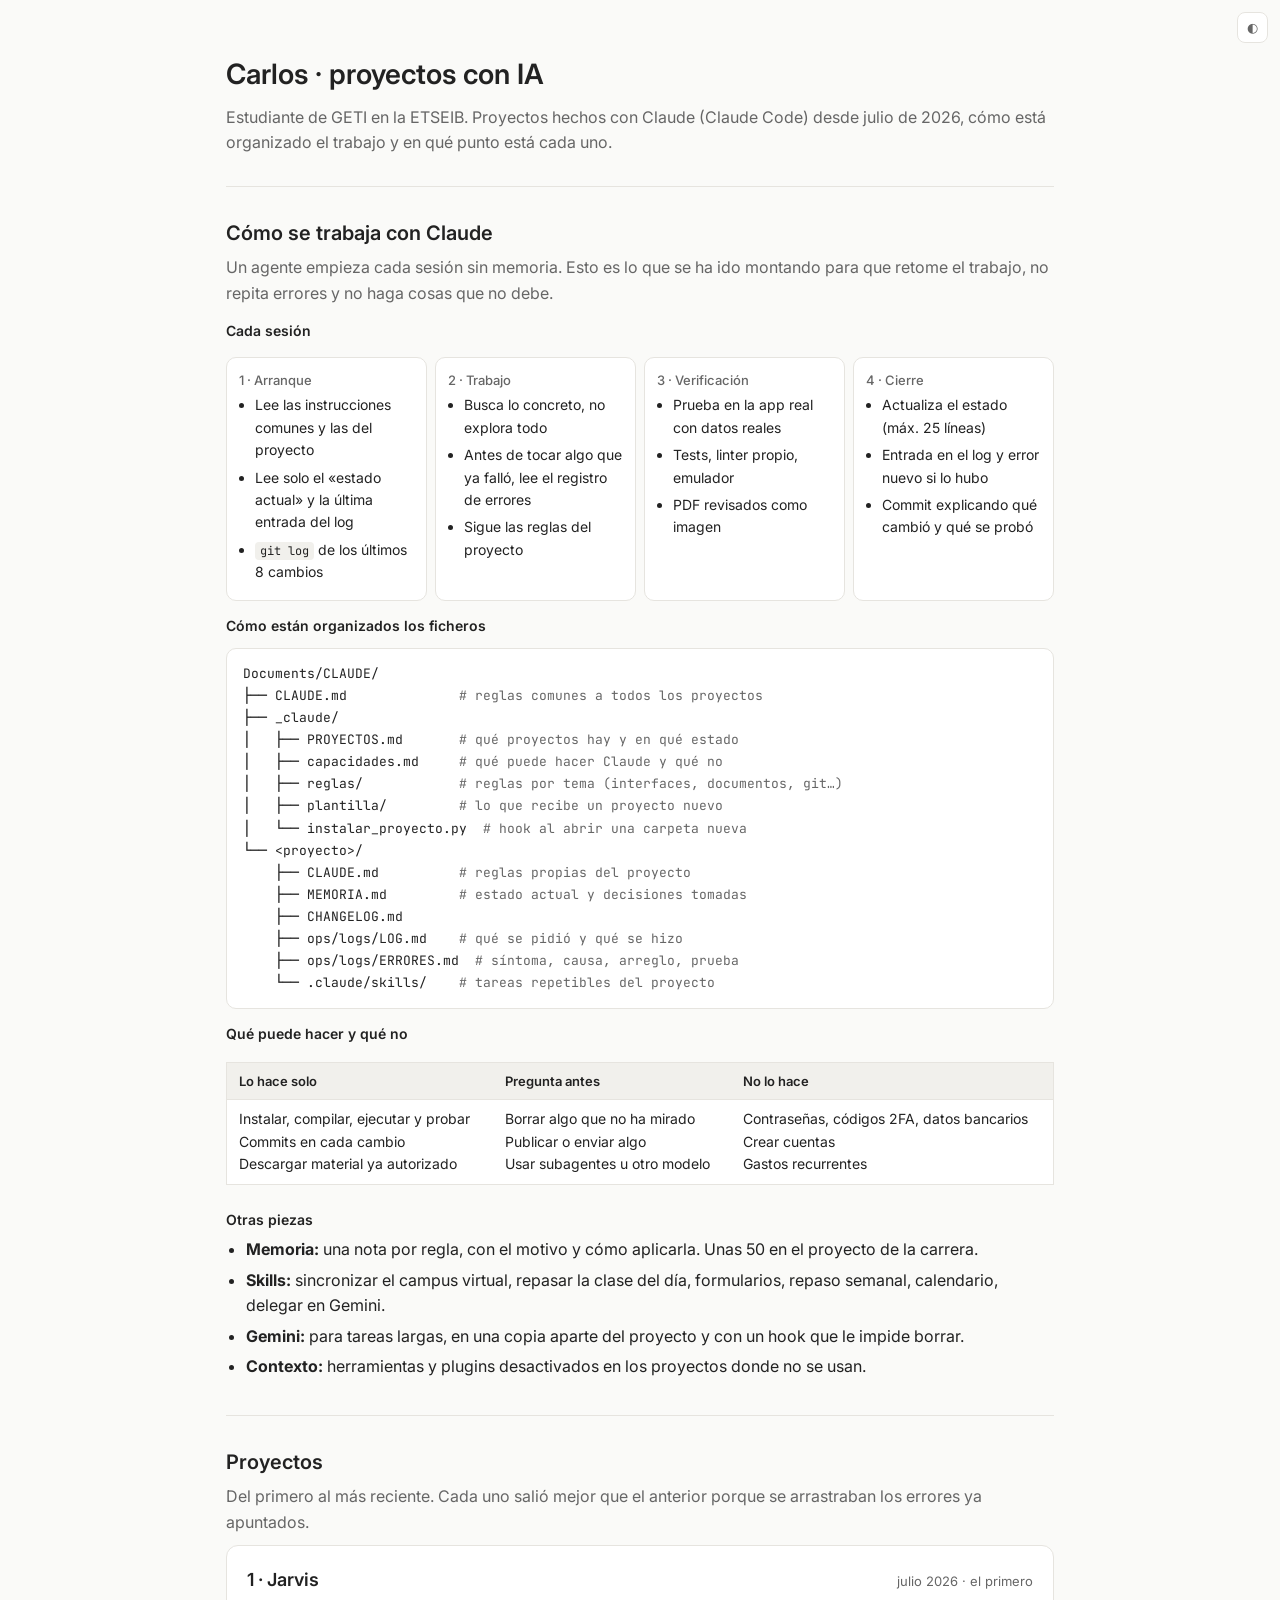
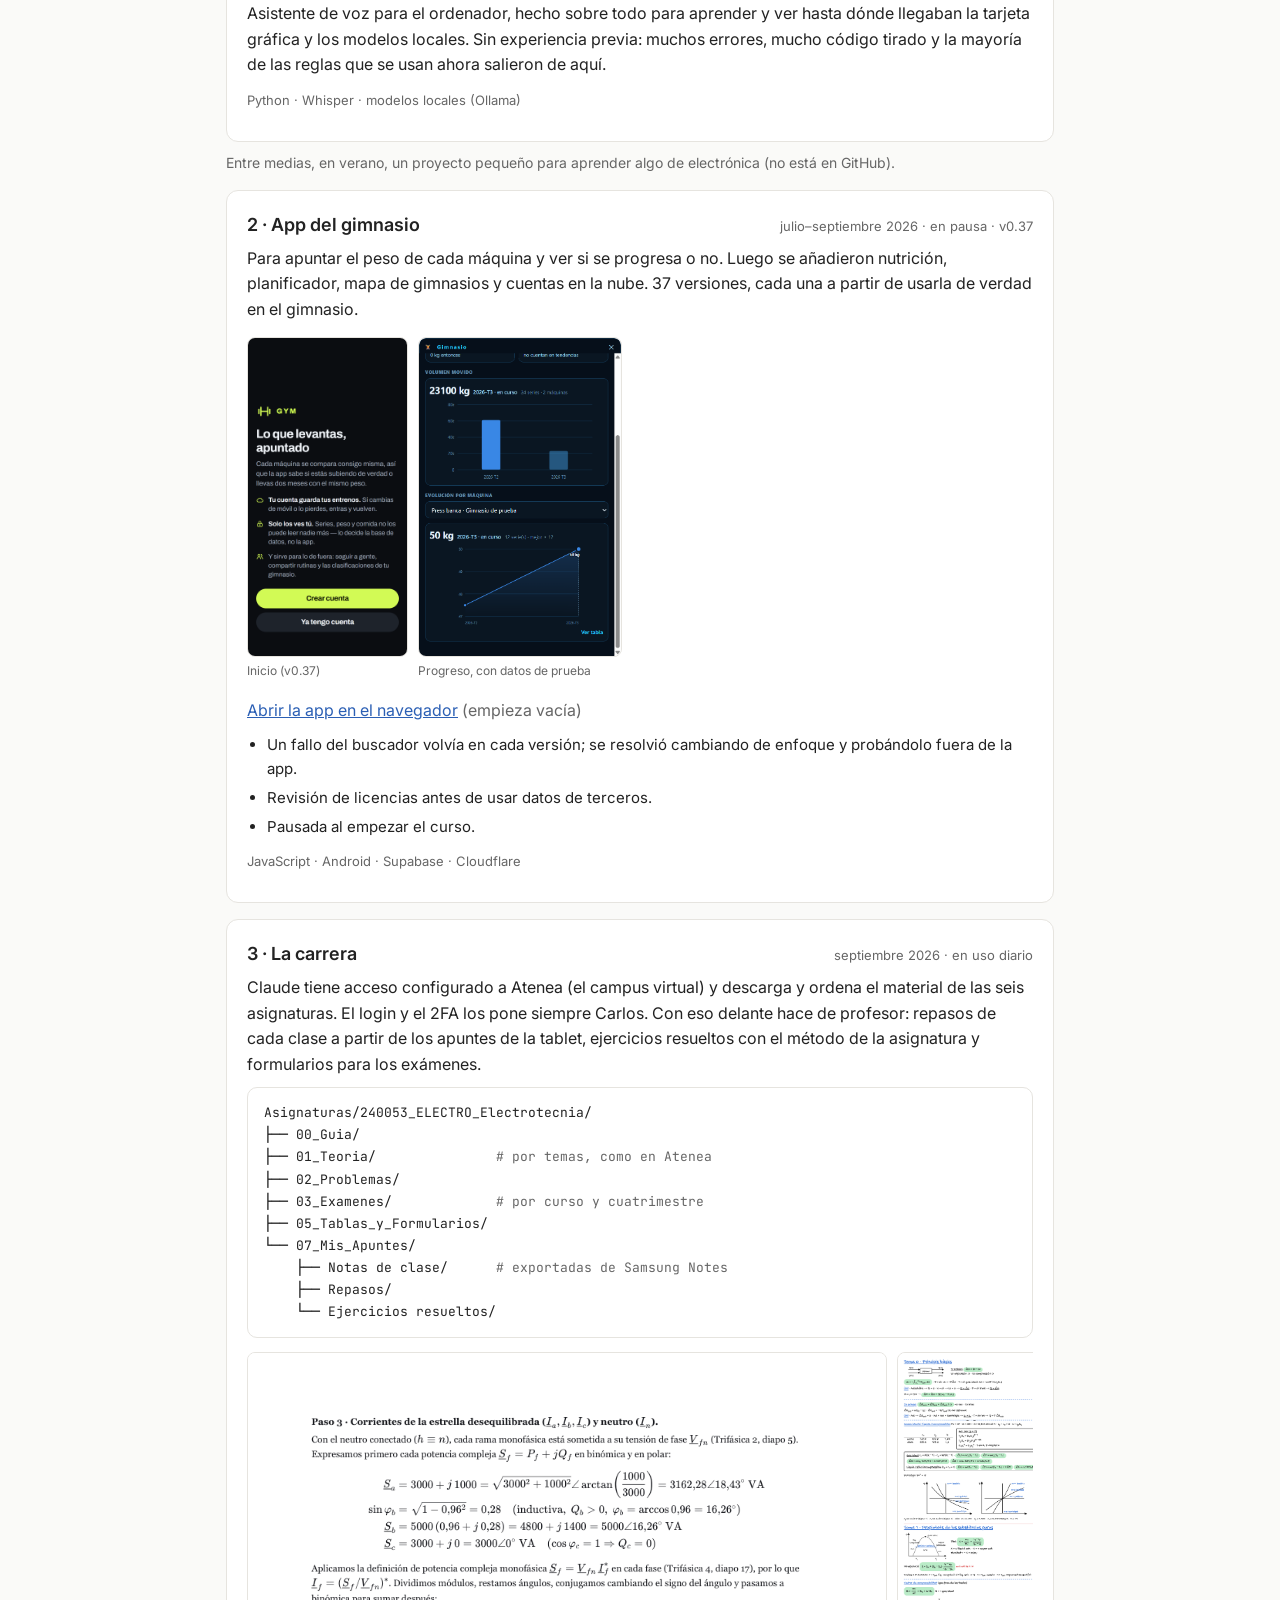
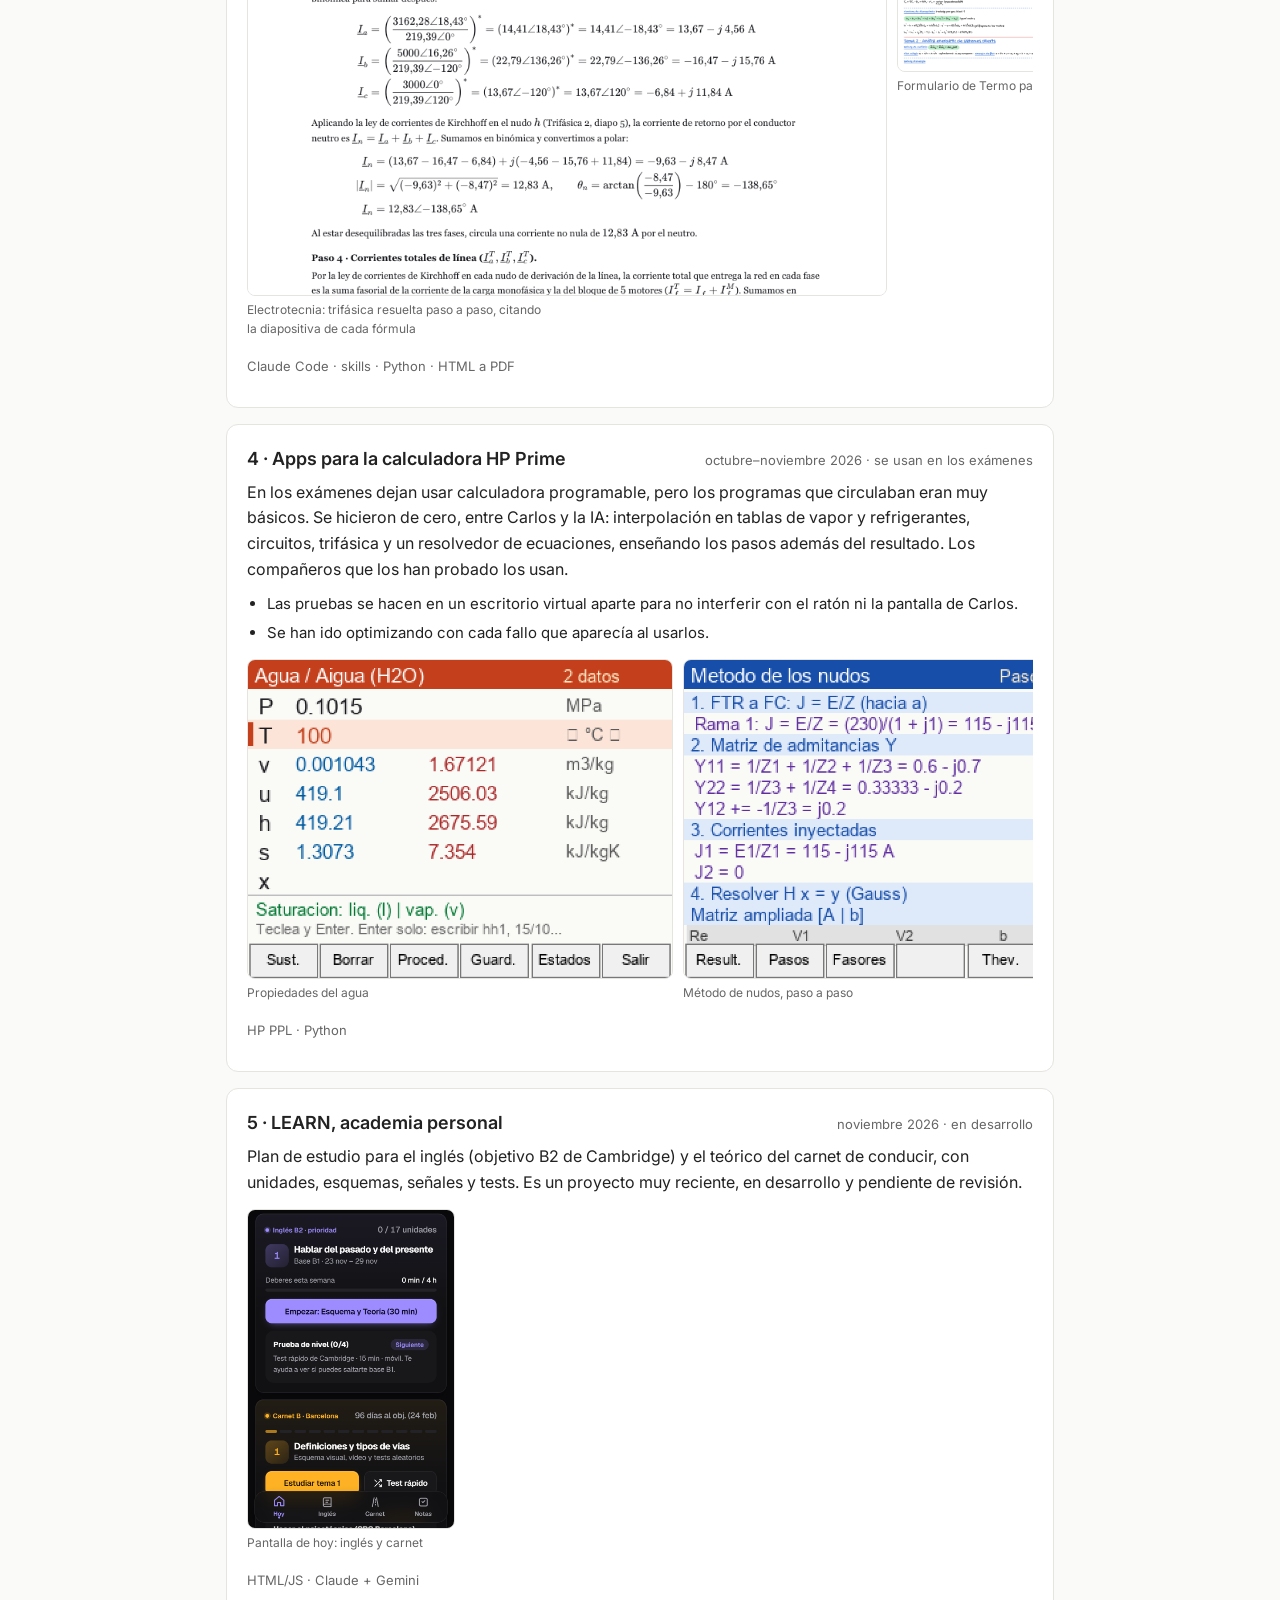
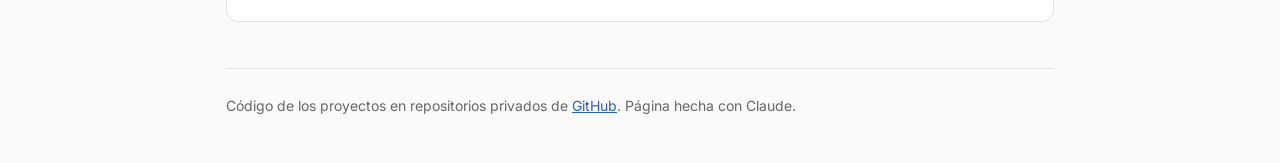
<file: index.html>
<!doctype html>
<html lang="es">
<head>
<meta charset="utf-8">
<meta name="viewport" content="width=device-width, initial-scale=1">
<title>Carlos · Proyectos con IA</title>
<meta name="description" content="Proyectos hechos con Claude desde julio de 2026 y cómo se trabaja con él.">
<link rel="preconnect" href="https://fonts.googleapis.com">
<link href="https://fonts.googleapis.com/css2?family=Inter:wght@400;500;600&family=JetBrains+Mono:wght@400&display=swap" rel="stylesheet">
<style>
:root{--bg:#fafaf8;--card:#fff;--text:#222;--muted:#666;--line:#e6e4df;--soft:#f1f0ec;--link:#2b5fb4}
@media (prefers-color-scheme:dark){:root:not([data-theme="light"]){--bg:#161616;--card:#1f1f1f;--text:#e8e8e6;--muted:#9d9d99;--line:#333;--soft:#262626;--link:#8ab4f8}}
:root[data-theme="dark"]{--bg:#161616;--card:#1f1f1f;--text:#e8e8e6;--muted:#9d9d99;--line:#333;--soft:#262626;--link:#8ab4f8}
*{box-sizing:border-box}
body{margin:0;background:var(--bg);color:var(--text);font:16px/1.6 Inter,system-ui,sans-serif}
.wrap{max-width:860px;margin:0 auto;padding:0 16px}
a{color:var(--link)}
header{padding:52px 0 20px}
h1{font-size:28px;font-weight:600;margin:0 0 8px}
h2{font-size:20px;font-weight:600;margin:0 0 6px}
h3{font-size:18px;font-weight:600;margin:0}
h4{font-size:14px;font-weight:600;margin:14px 0 6px}
p{margin:0 0 10px}
.muted{color:var(--muted)}
section{padding:30px 0;border-top:1px solid var(--line)}
ul{padding-left:20px;margin:0}
li{margin-bottom:5px}
code{font-family:'JetBrains Mono',monospace;font-size:.85em;background:var(--soft);padding:1px 5px;border-radius:4px}
/* esquema */
.flujo{display:grid;grid-template-columns:repeat(4,1fr);gap:8px;margin:14px 0 6px}
.paso{background:var(--card);border:1px solid var(--line);border-radius:10px;padding:12px;font-size:14px}
.paso b{display:block;font-size:13px;color:var(--muted);font-weight:500;margin-bottom:4px}
.paso ul{padding-left:16px}
@media (max-width:700px){.flujo{grid-template-columns:1fr 1fr}}
.arbol{background:var(--card);border:1px solid var(--line);border-radius:10px;padding:14px 16px;font-family:'JetBrains Mono',monospace;font-size:13px;line-height:1.7;white-space:pre;overflow-x:auto;margin:10px 0}
.arbol .c{color:var(--muted)}
table{width:100%;border-collapse:collapse;font-size:14px;background:var(--card);border:1px solid var(--line);margin:10px 0}
th,td{text-align:left;padding:8px 12px;border-bottom:1px solid var(--line);vertical-align:top}
th{background:var(--soft);font-weight:600;font-size:13px}
.tw{overflow-x:auto}
/* proyectos */
.proj{background:var(--card);border:1px solid var(--line);border-radius:12px;padding:20px;margin-bottom:16px}
.top{display:flex;justify-content:space-between;align-items:baseline;gap:10px;flex-wrap:wrap;margin-bottom:6px}
.estado{font-size:13px;color:var(--muted)}
.fotos{display:flex;gap:10px;overflow-x:auto;margin:14px 0;padding-bottom:4px}
.fotos figure{margin:0;flex:none}
.fotos img{height:320px;width:auto;border-radius:8px;border:1px solid var(--line);display:block}
.fotos figcaption{font-size:12px;color:var(--muted);margin-top:4px;max-width:300px}
.ancha img{height:auto;width:100%}
.proj ul{font-size:15px}
.tech{font-size:13px;color:var(--muted);margin-top:12px}
footer{padding:26px 0 46px;border-top:1px solid var(--line);font-size:14px;color:var(--muted)}
.theme{position:fixed;top:12px;right:12px;background:var(--card);border:1px solid var(--line);color:var(--muted);border-radius:8px;padding:4px 9px;cursor:pointer;font:inherit;font-size:13px}
@media (max-width:520px){.fotos img{height:250px}}
</style>
</head>
<body>
<button class="theme" id="theme" aria-label="Cambiar tema">◐</button>
<div class="wrap">

<header>
  <h1>Carlos · proyectos con IA</h1>
  <p class="muted">Estudiante de GETI en la ETSEIB. Proyectos hechos con Claude (Claude Code) desde julio de 2026, cómo está organizado el trabajo y en qué punto está cada uno.</p>
</header>

<section>
  <h2>Cómo se trabaja con Claude</h2>
  <p class="muted">Un agente empieza cada sesión sin memoria. Esto es lo que se ha ido montando para que retome el trabajo, no repita errores y no haga cosas que no debe.</p>

  <h4>Cada sesión</h4>
  <div class="flujo">
    <div class="paso"><b>1 · Arranque</b><ul><li>Lee las instrucciones comunes y las del proyecto</li><li>Lee solo el «estado actual» y la última entrada del log</li><li><code>git log</code> de los últimos 8 cambios</li></ul></div>
    <div class="paso"><b>2 · Trabajo</b><ul><li>Busca lo concreto, no explora todo</li><li>Antes de tocar algo que ya falló, lee el registro de errores</li><li>Sigue las reglas del proyecto</li></ul></div>
    <div class="paso"><b>3 · Verificación</b><ul><li>Prueba en la app real con datos reales</li><li>Tests, linter propio, emulador</li><li>PDF revisados como imagen</li></ul></div>
    <div class="paso"><b>4 · Cierre</b><ul><li>Actualiza el estado (máx. 25 líneas)</li><li>Entrada en el log y error nuevo si lo hubo</li><li>Commit explicando qué cambió y qué se probó</li></ul></div>
  </div>

  <h4>Cómo están organizados los ficheros</h4>
<div class="arbol">Documents/CLAUDE/
├── CLAUDE.md              <span class="c"># reglas comunes a todos los proyectos</span>
├── _claude/
│   ├── PROYECTOS.md       <span class="c"># qué proyectos hay y en qué estado</span>
│   ├── capacidades.md     <span class="c"># qué puede hacer Claude y qué no</span>
│   ├── reglas/            <span class="c"># reglas por tema (interfaces, documentos, git…)</span>
│   ├── plantilla/         <span class="c"># lo que recibe un proyecto nuevo</span>
│   └── instalar_proyecto.py  <span class="c"># hook al abrir una carpeta nueva</span>
└── &lt;proyecto&gt;/
    ├── CLAUDE.md          <span class="c"># reglas propias del proyecto</span>
    ├── MEMORIA.md         <span class="c"># estado actual y decisiones tomadas</span>
    ├── CHANGELOG.md
    ├── ops/logs/LOG.md    <span class="c"># qué se pidió y qué se hizo</span>
    ├── ops/logs/ERRORES.md  <span class="c"># síntoma, causa, arreglo, prueba</span>
    └── .claude/skills/    <span class="c"># tareas repetibles del proyecto</span></div>

  <h4>Qué puede hacer y qué no</h4>
  <div class="tw"><table>
    <tr><th>Lo hace solo</th><th>Pregunta antes</th><th>No lo hace</th></tr>
    <tr><td>Instalar, compilar, ejecutar y probar<br>Commits en cada cambio<br>Descargar material ya autorizado</td><td>Borrar algo que no ha mirado<br>Publicar o enviar algo<br>Usar subagentes u otro modelo</td><td>Contraseñas, códigos 2FA, datos bancarios<br>Crear cuentas<br>Gastos recurrentes</td></tr>
  </table></div>

  <h4>Otras piezas</h4>
  <ul>
    <li><b>Memoria:</b> una nota por regla, con el motivo y cómo aplicarla. Unas 50 en el proyecto de la carrera.</li>
    <li><b>Skills:</b> sincronizar el campus virtual, repasar la clase del día, formularios, repaso semanal, calendario, delegar en Gemini.</li>
    <li><b>Gemini:</b> para tareas largas, en una copia aparte del proyecto y con un hook que le impide borrar.</li>
    <li><b>Contexto:</b> herramientas y plugins desactivados en los proyectos donde no se usan.</li>
  </ul>
</section>

<section>
  <h2>Proyectos</h2>
  <p class="muted">Del primero al más reciente. Cada uno salió mejor que el anterior porque se arrastraban los errores ya apuntados.</p>

  <div class="proj">
    <div class="top"><h3>1 · Jarvis</h3><span class="estado">julio 2026 · el primero</span></div>
    <p>Asistente de voz para el ordenador, hecho sobre todo para aprender y ver hasta dónde llegaban la tarjeta gráfica y los modelos locales. Sin experiencia previa: muchos errores, mucho código tirado y la mayoría de las reglas que se usan ahora salieron de aquí.</p>
    <p class="tech">Python · Whisper · modelos locales (Ollama)</p>
  </div>

    <p class="muted" style="font-size:14px;margin:-6px 0 16px">Entre medias, en verano, un proyecto pequeño para aprender algo de electrónica (no está en GitHub).</p>

  <div class="proj">
    <div class="top"><h3>2 · App del gimnasio</h3><span class="estado">julio–septiembre 2026 · en pausa · v0.37</span></div>
    <p>Para apuntar el peso de cada máquina y ver si se progresa o no. Luego se añadieron nutrición, planificador, mapa de gimnasios y cuentas en la nube. 37 versiones, cada una a partir de usarla de verdad en el gimnasio.</p>
    <div class="fotos">
      <figure><img src="fotos/gym_hoy.png" alt="Pantalla de inicio"><figcaption>Inicio (v0.37)</figcaption></figure>
      <figure><img src="fotos/gym_panel.png" alt="Gráficas de progreso"><figcaption>Progreso, con datos de prueba</figcaption></figure>
    </div>
    <p><a href="demo-gym/" target="_blank" rel="noopener">Abrir la app en el navegador</a> <span class="muted">(empieza vacía)</span></p>
    <ul>
      <li>Un fallo del buscador volvía en cada versión; se resolvió cambiando de enfoque y probándolo fuera de la app.</li>
      <li>Revisión de licencias antes de usar datos de terceros.</li>
      <li>Pausada al empezar el curso.</li>
    </ul>
    <p class="tech">JavaScript · Android · Supabase · Cloudflare</p>
  </div>

  <div class="proj">
    <div class="top"><h3>3 · La carrera</h3><span class="estado">septiembre 2026 · en uso diario</span></div>
    <p>Claude tiene acceso configurado a Atenea (el campus virtual) y descarga y ordena el material de las seis asignaturas. El login y el 2FA los pone siempre Carlos. Con eso delante hace de profesor: repasos de cada clase a partir de los apuntes de la tablet, ejercicios resueltos con el método de la asignatura y formularios para los exámenes.</p>
<div class="arbol">Asignaturas/240053_ELECTRO_Electrotecnia/
├── 00_Guia/
├── 01_Teoria/               <span class="c"># por temas, como en Atenea</span>
├── 02_Problemas/
├── 03_Examenes/             <span class="c"># por curso y cuatrimestre</span>
├── 05_Tablas_y_Formularios/
└── 07_Mis_Apuntes/
    ├── Notas de clase/      <span class="c"># exportadas de Samsung Notes</span>
    ├── Repasos/
    └── Ejercicios resueltos/</div>
    <div class="fotos">
      <figure class="ancha" style="max-width:640px"><img src="fotos/electro.png" alt="Fragmento de ejercicios resueltos de Electrotecnia"><figcaption>Electrotecnia: trifásica resuelta paso a paso, citando la diapositiva de cada fórmula</figcaption></figure>
      <figure><img src="fotos/folio_1.png" alt="Formulario de Termodinámica"><figcaption>Formulario de Termo para el examen</figcaption></figure>
    </div>
    <p class="tech">Claude Code · skills · Python · HTML a PDF</p>
  </div>

  <div class="proj">
    <div class="top"><h3>4 · Apps para la calculadora HP Prime</h3><span class="estado">octubre–noviembre 2026 · se usan en los exámenes</span></div>
    <p>En los exámenes dejan usar calculadora programable, pero los programas que circulaban eran muy básicos. Se hicieron de cero, entre Carlos y la IA: interpolación en tablas de vapor y refrigerantes, circuitos, trifásica y un resolvedor de ecuaciones, enseñando los pasos además del resultado. Los compañeros que los han probado los usan.</p>
    <ul>
      <li>Las pruebas se hacen en un escritorio virtual aparte para no interferir con el ratón ni la pantalla de Carlos.</li>
      <li>Se han ido optimizando con cada fallo que aparecía al usarlos.</li>
    </ul>
    <div class="fotos">
      <figure><img src="fotos/prime_sat.png" alt="Tabla de saturación en la calculadora"><figcaption>Propiedades del agua</figcaption></figure>
      <figure><img src="fotos/prime_pasos.png" alt="Pasos del método de nudos"><figcaption>Método de nudos, paso a paso</figcaption></figure>
    </div>
    <p class="tech">HP PPL · Python</p>
  </div>

  <div class="proj">
    <div class="top"><h3>5 · LEARN, academia personal</h3><span class="estado">noviembre 2026 · en desarrollo</span></div>
    <p>Plan de estudio para el inglés (objetivo B2 de Cambridge) y el teórico del carnet de conducir, con unidades, esquemas, señales y tests. Es un proyecto muy reciente, en desarrollo y pendiente de revisión.</p>
    <div class="fotos"><figure><img src="fotos/learn_1.png" alt="Pantalla de inicio de LEARN"><figcaption>Pantalla de hoy: inglés y carnet</figcaption></figure></div>
    <p class="tech">HTML/JS · Claude + Gemini</p>
  </div>
</section>

<footer>
  Código de los proyectos en repositorios privados de <a href="https://github.com/carlosparmar2006-collab" target="_blank" rel="noopener">GitHub</a>. Página hecha con Claude.
</footer>
</div>
<script>
(function(){var b=document.getElementById('theme'),r=document.documentElement;
try{var t=localStorage.getItem('tema');if(t)r.setAttribute('data-theme',t);}catch(e){}
b.addEventListener('click',function(){var d=r.getAttribute('data-theme')?r.getAttribute('data-theme')==='dark':matchMedia('(prefers-color-scheme: dark)').matches;var n=d?'light':'dark';r.setAttribute('data-theme',n);try{localStorage.setItem('tema',n);}catch(e){}});})();
</script>
</body>
</html>
</file>
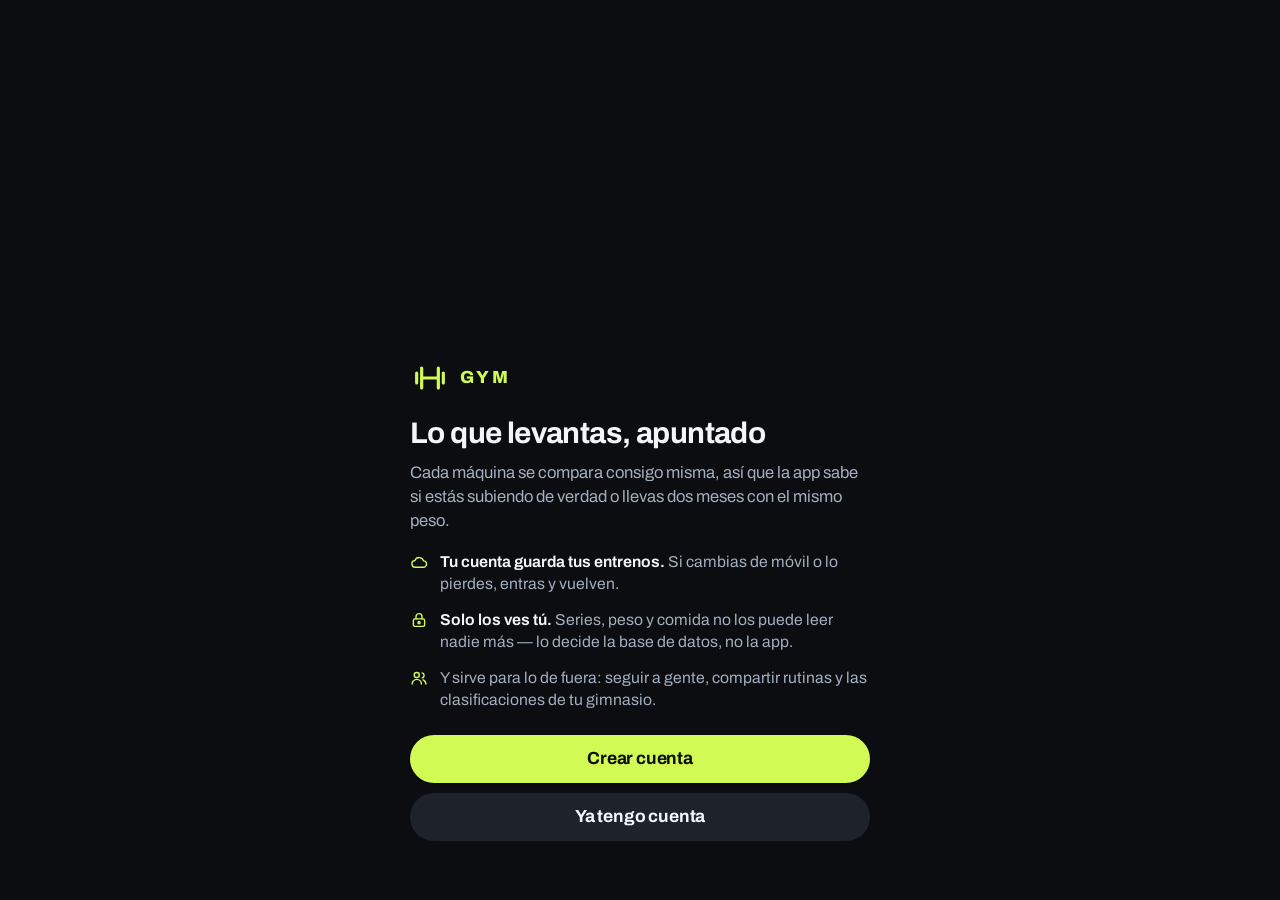
<file: demo-gym/index.html>
<!doctype html>
<html lang="es" data-tema="oscuro">
  <head>
    <meta charset="utf-8" />
    <meta name="viewport" content="width=device-width, initial-scale=1, viewport-fit=cover, maximum-scale=1" />
    <meta name="theme-color" content="#0b0d11" />
    <meta name="mobile-web-app-capable" content="yes" />
    <meta name="apple-mobile-web-app-status-bar-style" content="black-translucent" />
    <title>GYM · registro de pesos</title>
    <link rel="manifest" href="manifest.webmanifest" />
    <link rel="icon" href="icono.svg" type="image/svg+xml" />
    <link rel="preload" href="fuentes/archivo-var.woff2" as="font" type="font/woff2" crossorigin />
    <link rel="stylesheet" href="css/app.css" />
  </head>
  <body>
    <header class="cabecera">
      <div class="cabecera-fila">
        <h1 class="titulo-vista" id="titulo-vista">Entrenar</h1>
        <span class="estado-sync" id="estado-sync"></span>
        <button class="selector-gym" id="gym-selector" aria-label="Cambiar de gimnasio" aria-haspopup="dialog">
          <span></span>
          <svg viewBox="0 0 24 24" aria-hidden="true"><path d="M6 9l6 6 6-6" /></svg>
        </button>
      </div>
    </header>

    <main class="vista" id="vista"></main>

    <button class="fab oculto" id="fab" type="button">
      <svg viewBox="0 0 24 24" aria-hidden="true"><path d="M12 5v14M5 12h14" /></svg>
      <span class="fab-texto"></span>
    </button>

    <nav class="nav" aria-label="Secciones">
      <button class="nav-boton" data-vista="entrenar" aria-current="page">
        <svg viewBox="0 0 24 24" aria-hidden="true"><path d="M4 9v6M20 9v6M7 6v12M17 6v12M7 12h10" /></svg>
        <span class="nav-texto">Entrenar</span>
      </button>
      <button class="nav-boton" data-vista="progreso">
        <svg viewBox="0 0 24 24" aria-hidden="true"><path d="M4 19V5M4 19h16M8 15l3.5-4 3 2.5L20 8" /></svg>
        <span class="nav-texto">Progreso</span>
      </button>
      <button class="nav-boton" data-vista="nutricion">
        <svg viewBox="0 0 24 24" aria-hidden="true"><path d="M5 3v8a3 3 0 0 0 6 0V3M8 11v10M17 3c-1.5 2-2 3.5-2 6s.5 3 2 3 2-.5 2-3-.5-4-2-6zM17 12v9" /></svg>
        <span class="nav-texto">Nutrición</span>
      </button>
      <button class="nav-boton" data-vista="plan">
        <svg viewBox="0 0 24 24" aria-hidden="true"><rect x="3" y="5" width="18" height="16" rx="3" /><path d="M8 3v4M16 3v4M3 11h18M8 15h3M8 18h6" /></svg>
        <span class="nav-texto">Plan</span>
      </button>
      <!-- Perfil ocupa el hueco que tenía Ajustes, con el mismo criterio con el
           que Gimnasios salió de la barra en la 0.11.0: aquí van los cinco
           sitios de uso DIARIO. Los ajustes se tocan una vez al año y se llega
           a ellos desde dentro del perfil. -->
      <button class="nav-boton" data-vista="perfil">
        <svg viewBox="0 0 24 24" aria-hidden="true"><circle cx="12" cy="8" r="4" /><path d="M4.5 20.5a7.5 7.5 0 0 1 15 0" /></svg>
        <span class="nav-texto">Perfil</span>
      </button>
    </nav>

    <script type="module">
      import { arrancar } from './js/app.js';
      arrancar().catch((e) => {
        document.getElementById('vista').innerHTML =
          '<div class="vacio"><p>No pude arrancar la app.<br><small>' + e.message + '</small></p></div>';
        console.error(e);
      });
      // El service worker sirve el armazón desde caché para que la app abra sin
      // cobertura. En DESARROLLO (localhost) eso hace que editar un .js y
      // recargar siga mostrando el código viejo — nos costó un buen rato — así
      // que ahí no se registra. En el móvil y en el APK sí, que es donde importa.
      const enDesarrollo = ['localhost', '127.0.0.1'].includes(location.hostname);
      if ('serviceWorker' in navigator && !enDesarrollo) {
        navigator.serviceWorker.register('sw.js').catch(() => {});
      }
    </script>
  </body>
</html>
</file>
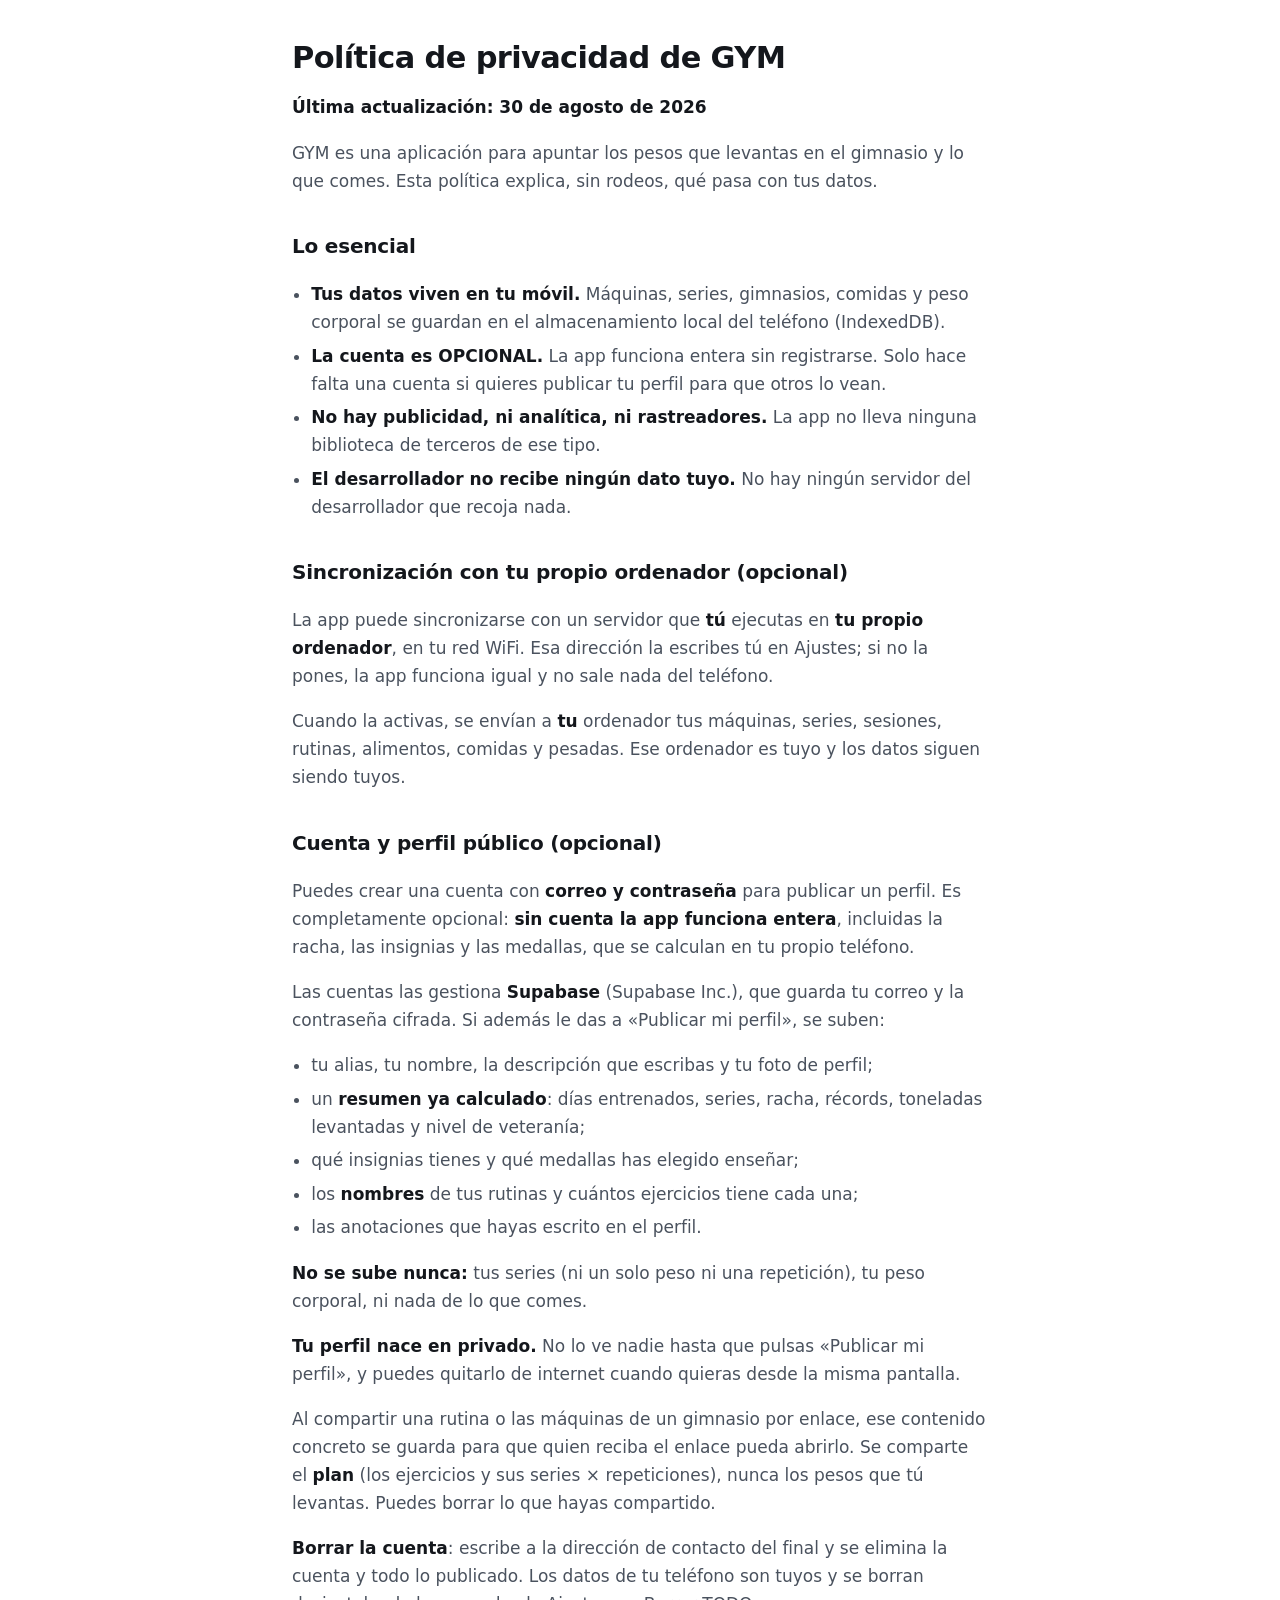
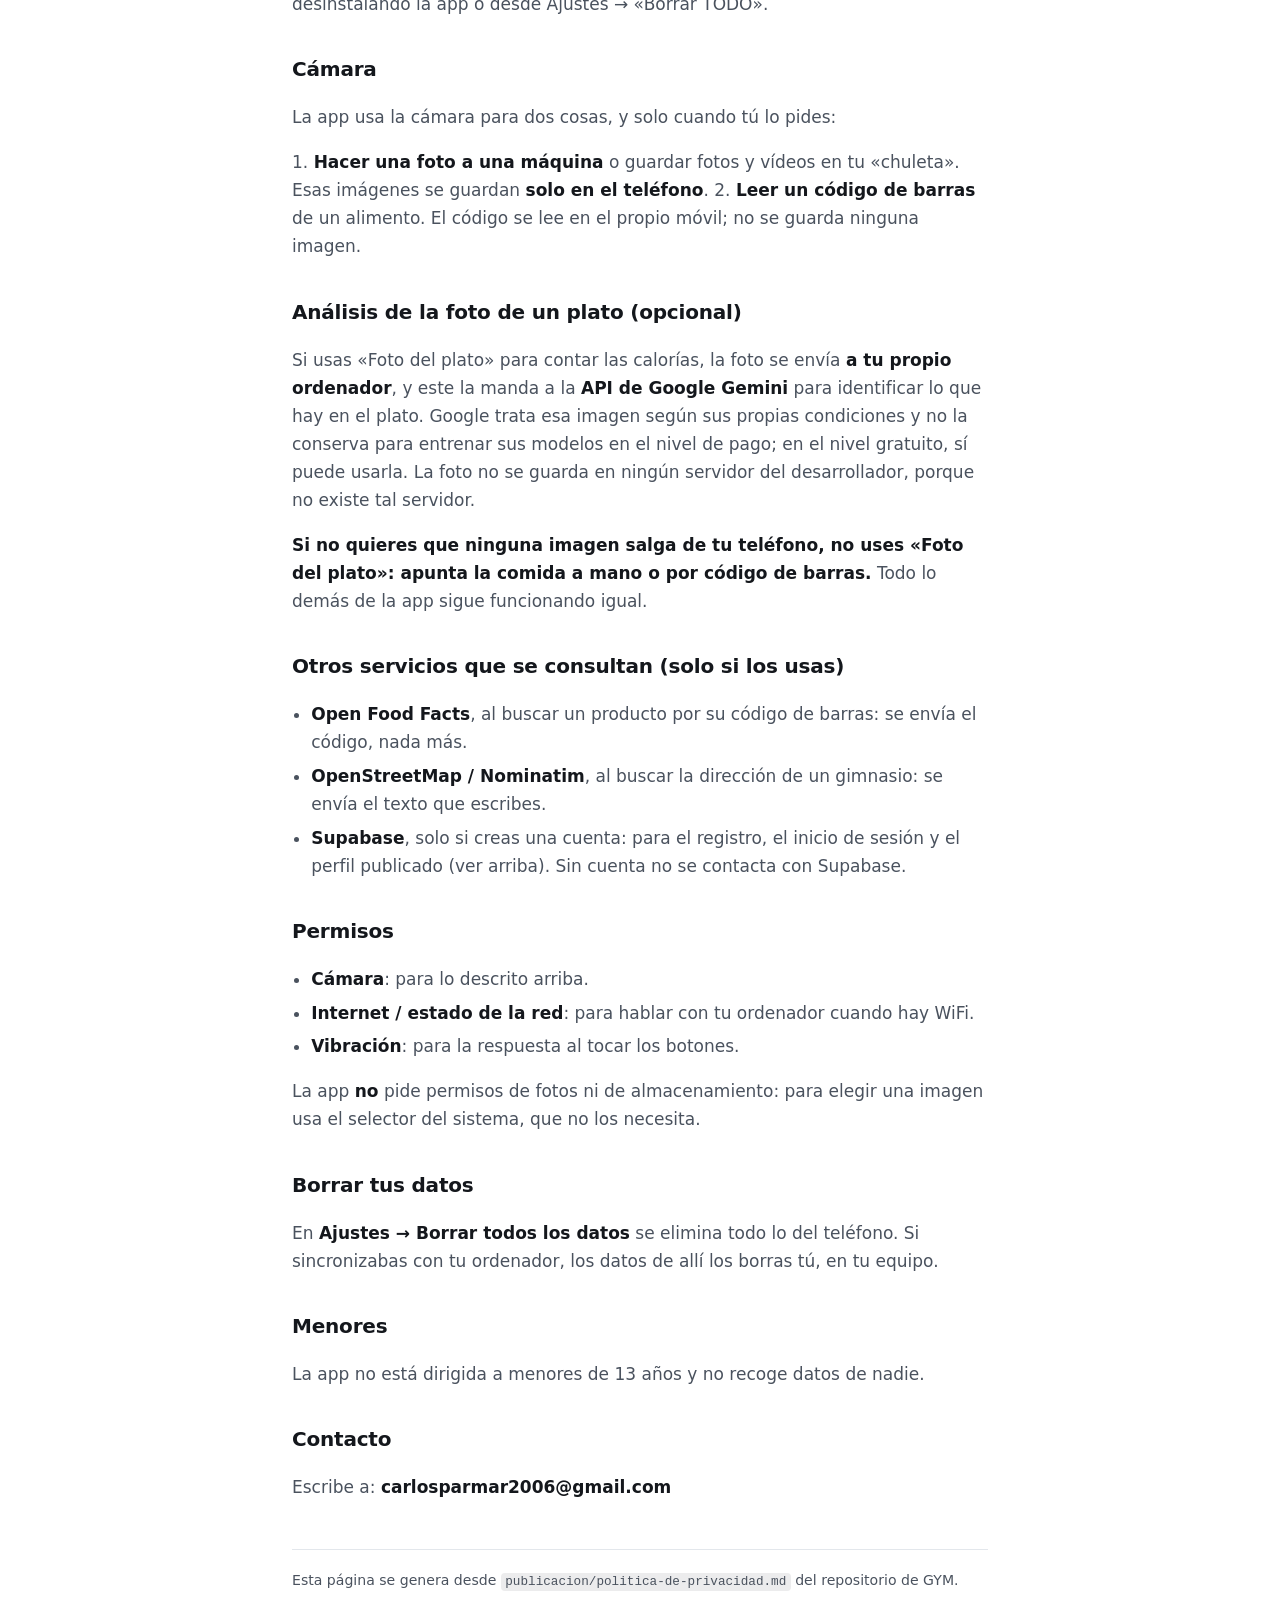
<file: demo-gym/privacidad.html>
<!doctype html>
<html lang="es">
<head>
<meta charset="utf-8">
<meta name="viewport" content="width=device-width, initial-scale=1">
<title>Política de privacidad de GYM</title>
<meta name="description" content="Política de privacidad de la aplicación GYM.">
<style>
  :root {
    --tinta: #14171c;
    --tinta-2: #4a525e;
    --fondo: #ffffff;
    --acento: #5b8c00;
    --borde: #e3e7ec;
  }
  @media (prefers-color-scheme: dark) {
    :root {
      --tinta: #eef2f7;
      --tinta-2: #a7b1be;
      --fondo: #0b0d11;
      --acento: #b9e62f;
      --borde: #232a33;
    }
  }
  * { box-sizing: border-box; }
  body {
    margin: 0 auto;
    max-width: 46rem;
    padding: 2.5rem 1.25rem 5rem;
    background: var(--fondo);
    color: var(--tinta);
    font: 17px/1.65 system-ui, -apple-system, "Segoe UI", Roboto, sans-serif;
    -webkit-text-size-adjust: 100%;
  }
  h1 { font-size: 1.9rem; line-height: 1.2; letter-spacing: -0.02em; margin: 0 0 .4rem; }
  h2 { font-size: 1.25rem; margin: 2.2rem 0 .6rem; letter-spacing: -0.01em; }
  h3 { font-size: 1.05rem; margin: 1.6rem 0 .4rem; }
  p, li { color: var(--tinta-2); }
  strong { color: var(--tinta); }
  a { color: var(--acento); }
  ul { padding-left: 1.2rem; }
  li { margin: .35rem 0; }
  code {
    background: color-mix(in srgb, var(--tinta) 8%, transparent);
    padding: .1em .35em; border-radius: 4px; font-size: .9em;
  }
  table { border-collapse: collapse; width: 100%; margin: 1rem 0; font-size: .93rem; }
  th, td { border: 1px solid var(--borde); padding: .5rem .6rem; text-align: left; }
  th { background: color-mix(in srgb, var(--tinta) 5%, transparent); color: var(--tinta); }
  hr { border: 0; border-top: 1px solid var(--borde); margin: 2.5rem 0; }
  .pie { margin-top: 3rem; padding-top: 1.2rem; border-top: 1px solid var(--borde);
          font-size: .88rem; color: var(--tinta-2); }
</style>
</head>
<body>
<h1>Política de privacidad de GYM</h1>
<p><strong>Última actualización: 30 de agosto de 2026</strong></p>
<p>GYM es una aplicación para apuntar los pesos que levantas en el gimnasio y lo que comes. Esta política explica, sin rodeos, qué pasa con tus datos.</p>
<h2>Lo esencial</h2>
<ul>
<li><strong>Tus datos viven en tu móvil.</strong> Máquinas, series, gimnasios, comidas y peso corporal se guardan en el almacenamiento local del teléfono (IndexedDB).</li>
<li><strong>La cuenta es OPCIONAL.</strong> La app funciona entera sin registrarse. Solo hace falta una cuenta si quieres publicar tu perfil para que otros lo vean.</li>
<li><strong>No hay publicidad, ni analítica, ni rastreadores.</strong> La app no lleva ninguna biblioteca de terceros de ese tipo.</li>
<li><strong>El desarrollador no recibe ningún dato tuyo.</strong> No hay ningún servidor del desarrollador que recoja nada.</li>
</ul>
<h2>Sincronización con tu propio ordenador (opcional)</h2>
<p>La app puede sincronizarse con un servidor que <strong>tú</strong> ejecutas en <strong>tu propio ordenador</strong>, en tu red WiFi. Esa dirección la escribes tú en Ajustes; si no la pones, la app funciona igual y no sale nada del teléfono.</p>
<p>Cuando la activas, se envían a <strong>tu</strong> ordenador tus máquinas, series, sesiones, rutinas, alimentos, comidas y pesadas. Ese ordenador es tuyo y los datos siguen siendo tuyos.</p>
<h2>Cuenta y perfil público (opcional)</h2>
<p>Puedes crear una cuenta con <strong>correo y contraseña</strong> para publicar un perfil. Es completamente opcional: <strong>sin cuenta la app funciona entera</strong>, incluidas la racha, las insignias y las medallas, que se calculan en tu propio teléfono.</p>
<p>Las cuentas las gestiona <strong>Supabase</strong> (Supabase Inc.), que guarda tu correo y la contraseña cifrada. Si además le das a «Publicar mi perfil», se suben:</p>
<ul>
<li>tu alias, tu nombre, la descripción que escribas y tu foto de perfil;</li>
<li>un <strong>resumen ya calculado</strong>: días entrenados, series, racha, récords, toneladas levantadas y nivel de veteranía;</li>
<li>qué insignias tienes y qué medallas has elegido enseñar;</li>
<li>los <strong>nombres</strong> de tus rutinas y cuántos ejercicios tiene cada una;</li>
<li>las anotaciones que hayas escrito en el perfil.</li>
</ul>
<p><strong>No se sube nunca:</strong> tus series (ni un solo peso ni una repetición), tu peso corporal, ni nada de lo que comes.</p>
<p><strong>Tu perfil nace en privado.</strong> No lo ve nadie hasta que pulsas «Publicar mi perfil», y puedes quitarlo de internet cuando quieras desde la misma pantalla.</p>
<p>Al compartir una rutina o las máquinas de un gimnasio por enlace, ese contenido concreto se guarda para que quien reciba el enlace pueda abrirlo. Se comparte el <strong>plan</strong> (los ejercicios y sus series × repeticiones), nunca los pesos que tú levantas. Puedes borrar lo que hayas compartido.</p>
<p><strong>Borrar la cuenta</strong>: escribe a la dirección de contacto del final y se elimina la cuenta y todo lo publicado. Los datos de tu teléfono son tuyos y se borran desinstalando la app o desde Ajustes → «Borrar TODO».</p>
<h2>Cámara</h2>
<p>La app usa la cámara para dos cosas, y solo cuando tú lo pides:</p>
<p>1. <strong>Hacer una foto a una máquina</strong> o guardar fotos y vídeos en tu «chuleta». Esas imágenes se guardan <strong>solo en el teléfono</strong>. 2. <strong>Leer un código de barras</strong> de un alimento. El código se lee en el propio móvil; no se guarda ninguna imagen.</p>
<h2>Análisis de la foto de un plato (opcional)</h2>
<p>Si usas «Foto del plato» para contar las calorías, la foto se envía <strong>a tu propio ordenador</strong>, y este la manda a la <strong>API de Google Gemini</strong> para identificar lo que hay en el plato. Google trata esa imagen según sus propias condiciones y no la conserva para entrenar sus modelos en el nivel de pago; en el nivel gratuito, sí puede usarla. La foto no se guarda en ningún servidor del desarrollador, porque no existe tal servidor.</p>
<p><strong>Si no quieres que ninguna imagen salga de tu teléfono, no uses «Foto del plato»: apunta la comida a mano o por código de barras.</strong> Todo lo demás de la app sigue funcionando igual.</p>
<h2>Otros servicios que se consultan (solo si los usas)</h2>
<ul>
<li><strong>Open Food Facts</strong>, al buscar un producto por su código de barras: se envía el código, nada más.</li>
<li><strong>OpenStreetMap / Nominatim</strong>, al buscar la dirección de un gimnasio: se envía el texto que escribes.</li>
<li><strong>Supabase</strong>, solo si creas una cuenta: para el registro, el inicio de sesión y el perfil publicado (ver arriba). Sin cuenta no se contacta con Supabase.</li>
</ul>
<h2>Permisos</h2>
<ul>
<li><strong>Cámara</strong>: para lo descrito arriba.</li>
<li><strong>Internet / estado de la red</strong>: para hablar con tu ordenador cuando hay WiFi.</li>
<li><strong>Vibración</strong>: para la respuesta al tocar los botones.</li>
</ul>
<p>La app <strong>no</strong> pide permisos de fotos ni de almacenamiento: para elegir una imagen usa el selector del sistema, que no los necesita.</p>
<h2>Borrar tus datos</h2>
<p>En <strong>Ajustes → Borrar todos los datos</strong> se elimina todo lo del teléfono. Si sincronizabas con tu ordenador, los datos de allí los borras tú, en tu equipo.</p>
<h2>Menores</h2>
<p>La app no está dirigida a menores de 13 años y no recoge datos de nadie.</p>
<h2>Contacto</h2>
<p>Escribe a: <strong>carlosparmar2006@gmail.com</strong></p>
<p class="pie">Esta página se genera desde
<code>publicacion/politica-de-privacidad.md</code> del repositorio de GYM.</p>
</body>
</html>
</file>
<file: demo-gym/css/app.css>
/* =============================================================================
 * app.css — La cara de la app del gimnasio.  Rediseño de 0.10.0.
 *
 * POR QUÉ SE REHÍZO
 * -----------------
 * Carlos, 28-ago-2026: «tiene una interfaz muy vieja, gráficos horribles, una
 * barra de pestañas que parece que tenga 20 años (…) quiero un toque
 * completamente innovador». Y tenía razón: lo anterior era correcto y anodino
 * —gris sobre gris, azul de plantilla, letra del sistema y mayúsculas por todas
 * partes—. Lo correcto no basta para una app que se va a publicar.
 *
 * LAS CUATRO DECISIONES QUE CAMBIAN LA CARA
 * -----------------------------------------
 * 1. LETRA PROPIA. Archivo variable, empaquetada en la app (90 KB, licencia SIL
 *    OFL, en `fuentes/`). Tiene eje de ANCHURA, así que los pesos y las calorías
 *    se escriben condensados y en negro —eso es lo que hace que un número
 *    parezca de una app de deporte y no de una hoja de cálculo— con la misma
 *    familia que el texto normal. Va empaquetada porque la app tiene que abrir
 *    en un gimnasio sin cobertura: una letra que se descarga es una letra que un
 *    día no está.
 * 2. COLOR CON ENERGÍA. Fondo casi negro (no negro puro: en OLED el negro
 *    absoluto deja estelas al arrastrar) y acento LIMA. El lima pide tinta
 *    oscura encima y eso da 15:1 de contraste: se lee a pleno sol y con el móvil
 *    sudado, que es donde se usa. El azul anterior daba 4,6:1 y se apagaba al
 *    primer reflejo.
 * 3. MENOS CAJAS. Antes todo era una tarjeta con borde, incluidas las tarjetas
 *    dentro de tarjetas. Ahora la jerarquía la hacen la superficie y el espacio;
 *    el borde solo aparece donde hay que separar de verdad.
 * 4. NADA DE VERSALITAS A LO BESTIA. Los rótulos EN MAYÚSCULA MUY ESPACIADA son
 *    la marca de fábrica de 2013. Ahora son frases normales y la jerarquía la
 *    hacen el tamaño y el peso.
 *
 * LO QUE NO SE TOCA
 * -----------------
 * · Los colores de los DATOS (`--serie-N`) siguen siendo los validados para
 *   daltonismo y contraste. Un tema cambia el acento; los datos, no.
 * · Zona táctil mínima de 44 px, en todo.
 * · Todo se apaga con `prefers-reduced-motion`.
 *
 * LOS TOKENS VAN EN TRES CAPAS
 *   1. PALETA — colores crudos con nombre de color. No se usan directamente.
 *   2. PAPEL  — qué significa cada uno aquí (fondo, superficie, tinta…).
 *   3. TEMA   — pisa la capa 2. Nunca la 1.
 * ========================================================================== */

/* ===========================================================================
 * 0. LA LETRA
 * ========================================================================= */
@font-face {
  font-family: 'Archivo';
  src: url('../fuentes/archivo-var.woff2') format('woff2-variations');
  font-weight: 100 900;
  font-stretch: 62% 125%;
  font-style: normal;
  font-display: swap;
}

/* ===========================================================================
 * 1. PALETA — colores crudos
 * ========================================================================= */
/* `hidden` TIENE QUE ESCONDER.  (2-sep-2026)

   El atributo `hidden` del HTML es `display:none` puesto por la hoja del
   navegador, o sea la de MENOS peso que existe: cualquier clase nuestra con un
   `display` lo pisa sin enterarse. Así se coló la entrada al panel de
   moderación en el perfil de cualquiera: el `<div hidden>` llevaba `.botonera`,
   que es `display:flex`, y flex ganaba. Se veía el botón a quien no modera —no
   servía de nada tocarlo, porque los permisos los comprueba la base, pero un
   botón que no debería estar ahí es un fallo igual. */
[hidden] {
  display: none !important;
}

:root {
  /* neutros fríos */
  --n-950: #07080b;
  --n-900: #0b0d11;
  --n-850: #101318;
  --n-800: #161a20;
  --n-700: #1e232b;
  --n-600: #283039;
  --n-400: #8590a0;
  --n-200: #a3aebe;
  --n-050: #f2f6fb;

  /* lima: el acento. Lleva tinta oscura encima, por eso se lee. */
  --lima-300: #e4ff85;
  --lima-400: #d2fa55;
  --lima-500: #b9e62f;

  /* naranja: el récord. Nunca es el acento general. */
  --fuego-400: #ff8a3d;

  --blanco: #ffffff;
  --azul-500: #3987e5;
  --azul-600: #2a78d6;

  /* -------------------------------------------------------------------------
     LOS MATERIALES DE LAS MEDALLAS  (2-sep-2026)

     Son COLORES DE DATO, no de tema: un rubí es rojo en claro y en oscuro,
     igual que las series de una gráfica. Por eso viven aquí, en la capa
     primitiva, y NINGÚN tema los redefine. Están elegidos en tono medio a
     propósito, para que la pieza se recorte tanto sobre el fondo oscuro
     (#0b0d11) como sobre el claro (#f2f4f8) sin necesitar dos paletas.

     Tres por material y no uno:
       --mat-X         el cuerpo del disco (y la tinta del número, que va
                       calado sobre el buje)
       --mat-X-tinta   el buje: el par cuerpo/tinta está elegido para
                       contrastar, así el número siempre se lee
       --mat-X-canto   el borde y el moleteado

     El orden es el del PRECIO POR KILO, buscado el 2-sep-2026 y no inventado:
     hierro < roble < obsidiana < cobre < lapislázuli < plata < oro < rubí.
     ---------------------------------------------------------------------- */
  --mat-hierro: #8d97a6;
  --mat-hierro-tinta: #10141a;
  --mat-hierro-canto: #5f6a79;

  /* Madera CLARA, de roble, para que no se confunda con el cobre: son los dos
     primeros escalones y estaban los dos en el mismo naranja tostado. Se
     separan por claridad y por saturación, no solo por tono — así también se
     distinguen para quien no vea bien el color. */
  --mat-madera: #cfa972;
  --mat-madera-tinta: #2a1607;
  --mat-madera-canto: #8a6434;

  /* Vidrio volcánico: negro con brillo, no morado. Estaba en un violeta que a
     58 px se confundía con el lapislázuli, que ahora está justo encima de ella
     en la escala — y dos escalones seguidos tienen que distinguirse de un
     vistazo o la progresión no se ve. */
  --mat-obsidiana: #3c3947;
  --mat-obsidiana-tinta: #f2f1f7;
  --mat-obsidiana-canto: #736e85;

  --mat-cobre: #d4763b;
  --mat-cobre-tinta: #2c1305;
  --mat-cobre-canto: #9c5122;

  /* El lapislázuli de verdad es ultramar tirando a VIOLETA (es su pigmento, el
     azul ultramar de los cuadros). Se separa a propósito del zafiro, que es el
     azul real puro: son los dos colores más cercanos de la escala y a 58 px
     tienen que distinguirse. */
  --mat-lapislazuli: #5b4fc4;
  --mat-lapislazuli-tinta: #f0eeff;
  --mat-lapislazuli-canto: #8d84e2;

  --mat-plata: #c9d0dc;
  --mat-plata-tinta: #141821;
  --mat-plata-canto: #939cab;

  --mat-oro: #e6b53c;
  --mat-oro-tinta: #2b1f03;
  --mat-oro-canto: #a97f16;

  /* El diamante no tiene color: lo que tiene es BRILLO. Se dibuja casi blanco
     con un punto de hielo, que es lo que lo separa de la plata (más gris y más
     cálida). */
  --mat-diamante: #dff1ff;
  --mat-diamante-tinta: #10202c;
  --mat-diamante-canto: #93bad4;

  --mat-zafiro: #1f63d8;
  --mat-zafiro-tinta: #eaf1ff;
  --mat-zafiro-canto: #5f92e8;

  --mat-rubi: #d93a5c;
  --mat-rubi-tinta: #fff1f4;
  --mat-rubi-canto: #a02742;
}

/* ===========================================================================
 * 2. PAPEL — el tema de fábrica (oscuro)
 * ========================================================================= */
:root {
  color-scheme: dark;

  /* superficies: cuatro alturas y ni una más */
  --fondo: var(--n-900);
  --fondo-hondo: var(--n-950);
  --superficie: var(--n-850);
  --superficie-2: var(--n-800);
  --superficie-3: var(--n-700);
  --borde: var(--n-600);
  --borde-tenue: rgba(255, 255, 255, 0.06);
  --brillo: rgba(255, 255, 255, 0.08);
  --velo: rgba(11, 13, 17, 0.72);

  /* tinta */
  --texto: var(--n-050);
  --texto-2: var(--n-200);
  --texto-tenue: var(--n-400);

  /* acento */
  --acento: var(--lima-400);
  --acento-tinta: #0b1002;
  /* Derivados del acento con `color-mix`: así el tema «el tuyo», que solo pisa
     `--acento` desde JS, arrastra consigo el resto sin que JS tenga que
     calcular nada. Antes se quedaba con el halo del tema anterior. */
  --acento-vivo: color-mix(in oklab, var(--acento) 78%, var(--blanco));
  --acento-suave: color-mix(in srgb, var(--acento) 15%, transparent);
  --acento-tenue: color-mix(in srgb, var(--acento) 8%, transparent);
  --acento-halo: color-mix(in srgb, var(--acento) 34%, transparent);

  /* estados */
  --bien: #46d17f;
  --aviso: #ffbe3d;
  --mal: #ff6b6b;
  --record: var(--fuego-400);
  /* La tinta que se lee ENCIMA de --record cuando el récord va en sólido (la
     medalla de nivel 3). Es un token y no un hex a pelo dentro del SVG porque
     el tema claro necesita otro valor: en `insignias.js` no hay forma de saber
     qué tema está puesto. */
  --record-tinta: #20120a;
  --musculo: #ff5d5d;

  /* series de datos — paleta validada (modo oscuro). NO la toca ningún tema. */
  --serie-1: #3987e5;
  --serie-2: #d95926;
  --serie-3: #199e70;
  --serie-4: #c98500;
  --serie-5: #d55181;

  /* tipografía */
  --fuente: 'Archivo', system-ui, -apple-system, 'Segoe UI', Roboto, sans-serif;
  /* Ancho de la letra: 100 % en el texto, condensada en las cifras grandes. */
  --ancho-texto: 100%;
  --ancho-cifra: 86%;
  --t-xs: 0.78rem;
  --t-s: 0.88rem;
  --t-m: 1rem;
  --t-l: 1.28rem;
  --t-xl: 1.7rem;
  --t-cifra: 3.4rem;

  /* espacio: escala de 4 */
  --e1: 4px;
  --e2: 8px;
  --e3: 12px;
  --e4: 16px;
  --e5: 24px;
  --e6: 32px;
  --e7: 44px;

  /* forma: radios grandes, que es lo que distingue a un Android de 2026 */
  --r-xs: 10px;
  --r-s: 16px;
  --r-m: 22px;
  --r-l: 30px;
  --r-xl: 38px;
  --r-full: 999px;

  /* profundidad */
  --alt-1: 0 1px 2px rgba(0, 0, 0, 0.45);
  --alt-2: 0 6px 18px -6px rgba(0, 0, 0, 0.6), 0 1px 2px rgba(0, 0, 0, 0.4);
  --alt-3: 0 24px 54px -16px rgba(0, 0, 0, 0.78), 0 2px 10px rgba(0, 0, 0, 0.5);
  --glow: 0 10px 30px -10px var(--acento-halo);

  /* movimiento: duraciones y curvas, también son tokens */
  --v-rapido: 120ms;
  --v-normal: 220ms;
  --v-lento: 380ms;
  --curva: cubic-bezier(0.2, 0, 0, 1);
  --curva-salida: cubic-bezier(0.16, 1, 0.3, 1);
  --curva-rebote: cubic-bezier(0.34, 1.56, 0.64, 1);
  /* Muelle corto: pasa un pelín de largo y vuelve. Es la diferencia entre
     «se mueve» y «tiene vida», y en 380 ms no marea. */
  --curva-muelle: cubic-bezier(0.34, 1.35, 0.36, 1);

  --nav-alto: 60px;
  /* Lo que hay que dejar libre abajo: la barra flota, así que son su alto,
     su separación del borde y el hueco del sistema. */
  --nav-hueco: calc(var(--nav-alto) + env(safe-area-inset-bottom) + 20px);
  /* Y lo que hay que dejar libre cuando además hay botón flotante: su alto y su
     separación de la barra. Medido: sin esto, el flotante se comía los últimos
     26 px de la última tarjeta de la pantalla. */
  --fab-alto: 58px;
  --fab-hueco: calc(var(--nav-hueco) + var(--fab-alto) + var(--e3));
  --cab-alto: 60px;

  /* compatibilidad con lo que ya existía */
  --radio: var(--r-m);
  --radio-s: var(--r-s);
  --sombra: var(--alt-2);
}

/* ---------------------------------------------------------------------------
 * TEMAS
 *
 * Cuatro: oscuro (arriba, el de fábrica), claro, rosa y «el tuyo».
 * Lo que un tema PUEDE cambiar: superficies, tinta y acento.
 * Lo que un tema NO cambia NUNCA: los colores de los DATOS.
 * ------------------------------------------------------------------------- */
:root[data-tema='claro'],
:root[data-tema='propio'][data-base='claro'] {
  color-scheme: light;
  --fondo: #f2f4f8;
  --fondo-hondo: #e6eaf1;
  --superficie: #ffffff;
  --superficie-2: #f4f6fa;
  --superficie-3: #e8ecf3;
  --borde: #dbe1ea;
  --borde-tenue: rgba(15, 20, 27, 0.08);
  --brillo: rgba(255, 255, 255, 0.9);
  --velo: rgba(242, 244, 248, 0.78);
  --texto: #0d1117;
  --texto-2: #4a5462;
  --texto-tenue: #666f7d;
  /* En claro el lima se apaga: hace falta bajarlo hasta un verde oliva para que
     el BLANCO de encima siga leyéndose. Medido: con #5b8c00 daban 4,04:1 (por
     debajo del mínimo); con este, 5,12:1. */
  --acento: #4d7a00;
  --acento-tinta: #ffffff;
  --bien: #12996a;
  --aviso: #b87400;
  --mal: #d93a3a;
  --record: #c25611;
  --record-tinta: #ffffff;
  --musculo: #d93a3f;
  --serie-1: #2a78d6;
  --serie-2: #eb6834;
  --serie-3: #1baf7a;
  --serie-4: #eda100;
  --serie-5: #e87ba4;
  --alt-1: 0 1px 2px rgba(15, 20, 27, 0.06);
  --alt-2: 0 6px 16px -6px rgba(15, 20, 27, 0.14), 0 1px 2px rgba(15, 20, 27, 0.06);
  --alt-3: 0 24px 48px -16px rgba(15, 20, 27, 0.24), 0 2px 8px rgba(15, 20, 27, 0.1);
  /* Se deriva del acento (no un rgba fijo) para que un tema propio en claro
     lleve su propio halo y no el verde oliva del tema «Claro». */
  --glow: 0 10px 26px -12px var(--acento-halo);
}

/* Rosa: el mismo rosa con el que JARVIS marca a Garbancito en el HUD. La tinta
   del acento es OSCURA a propósito: blanco sobre #ff9ec7 da 1,9:1. */
:root[data-tema='rosa'] {
  color-scheme: dark;
  --fondo: #120810;
  --fondo-hondo: #0a0408;
  --superficie: #1c1019;
  --superficie-2: #251622;
  --superficie-3: #331e2d;
  --borde: #3f2434;
  --borde-tenue: rgba(255, 255, 255, 0.07);
  --brillo: rgba(255, 200, 224, 0.12);
  --velo: rgba(10, 4, 8, 0.74);
  --texto: #fdf1f7;
  --texto-2: #d4b3c5;
  --texto-tenue: #977a89;
  --acento: #ff9ec7;
  --acento-tinta: #2a0a18;
}

/* ===========================================================================
 * 3. BASE
 * ========================================================================= */
*,
*::before,
*::after {
  box-sizing: border-box;
  -webkit-tap-highlight-color: transparent;
}

/* `manipulation` quita el retardo de 300 ms que el navegador se guarda por si
   viene un doble toque para hacer zoom. En una app que se usa con prisa, ese
   retardo es la diferencia entre «responde» y «va lenta». */
button,
a,
input,
select,
textarea,
label,
[role='button'] {
  touch-action: manipulation;
}

html {
  /* 17,5 px y no los 16 de fábrica. Carlos, 30-jul-2026: «el formato es
     pequeño». Como casi todo va en `rem`, subir la base sube la app entera. */
  font-size: 17.5px;
  -webkit-text-size-adjust: 100%;
  height: 100%;
  /* El `overflow` del cuerpo se PROPAGA al documento si el documento no dice
     nada, y entonces quien scrollea deja de estar claro: en esa mezcla, Chrome
     colocaba la barra de abajo a 1.530 px —fuera de la pantalla— porque el
     marco de referencia dejaba de ser la ventana. Diciéndolo aquí también, no
     hay propagación ni dudas: el documento no se desplaza, y punto. */
  overflow: hidden;
}

body {
  margin: 0;
  /* ARMAZÓN FIJO, CONTENIDO QUE SE DESPLAZA (29-ago-2026).
   *
   * Antes se desplazaba la PÁGINA entera. Eso, en un móvil, hace que el
   * navegador ajuste el alto de la ventana al esconder o sacar sus barras, y
   * todo lo que está `fixed` —la barra de abajo— se va con ella: el bote que
   * veía Carlos, y el «se queda abajo» cuando la pestaña nueva era corta.
   *
   * Ahora el cuerpo mide EXACTAMENTE una pantalla y no se desplaza; el que se
   * desplaza es `.vista`. Así la cabecera y la barra no se mueven nunca, pase
   * lo que pase con las barras del sistema. Es como está hecha cualquier app
   * nativa, y es la única forma de que esto no vuelva por otro camino.
   *
   * (El aviso de julio sigue valiendo: el hueco de la barra de abajo va como
   * relleno DE `.vista`, no como alto del cuerpo.)
   */
  height: 100%;
  display: flex;
  flex-direction: column;
  overflow: hidden;
  font-family: var(--fuente);
  font-size: var(--t-m);
  font-variation-settings: 'wdth' 100;
  line-height: 1.45;
  color: var(--texto);
  background: var(--fondo);
  /* Dos luces de ambiente muy tenues, fijas para que no repinten al arrastrar.
     Es lo que hace que el fondo tenga aire en vez de ser un rectángulo plano. */
  background-image:
    radial-gradient(85% 45% at 8% -6%, var(--acento-tenue), transparent 70%),
    radial-gradient(70% 40% at 100% 8%, color-mix(in srgb, var(--serie-1) 8%, transparent), transparent 72%);
  background-attachment: fixed;
  overscroll-behavior-y: none;
  -webkit-font-smoothing: antialiased;
}

h1,
h2,
h3,
h4 {
  margin: 0;
  font-weight: 700;
  letter-spacing: -0.02em;
}

button,
input,
select,
textarea {
  font: inherit;
  font-family: var(--fuente);
  color: inherit;
}

/* Las cifras: condensadas, de ancho fijo y bien negras. Es la firma visual de
   la app — y de paso el peso deja de «bailar» al pasar de 9 a 10. */
.cifra,
.contador-numero,
.maquina-peso,
.gl-valor,
.metrica-valor,
.nut-kcal,
.historial-peso,
.plan-cuenta,
.macro-cifra,
.peso-media,
.prop-kcal,
.volumen-valor {
  font-variant-numeric: tabular-nums;
  font-variation-settings: 'wdth' var(--ancho-cifra);
  letter-spacing: -0.02em;
}

/* El foco se ve SIEMPRE. Es lo primero que se quita «porque afea» y lo primero
   que se echa de menos con un teclado o con TalkBack. */
:focus-visible {
  outline: 2px solid var(--acento);
  outline-offset: 2px;
  border-radius: var(--r-xs);
}

::selection {
  background: var(--acento-suave);
}

/* ===========================================================================
 * 4. MOVIMIENTO — el catálogo entero, en un sitio
 * ========================================================================= */
@keyframes aparece {
  from { opacity: 0; }
  to { opacity: 1; }
}
@keyframes entra {
  from { opacity: 0; transform: translate3d(0, 14px, 0); }
  to { opacity: 1; transform: none; }
}
@keyframes entra-escala {
  from { opacity: 0; transform: translate3d(0, 10px, 0) scale(0.97); }
  to { opacity: 1; transform: none; }
}
@keyframes sube {
  from { transform: translate3d(0, 100%, 0); }
  to { transform: none; }
}
@keyframes late {
  0%, 100% { transform: scale(1); }
  40% { transform: scale(1.06); }
}
@keyframes destella {
  0% { box-shadow: 0 0 0 0 var(--acento-halo); }
  70% { box-shadow: 0 0 0 12px transparent; }
  100% { box-shadow: 0 0 0 0 transparent; }
}
@keyframes barrido {
  from { transform: translate3d(-100%, 0, 0); }
  to { transform: translate3d(300%, 0, 0); }
}
@keyframes gira {
  to { transform: rotate(360deg); }
}
@keyframes crece {
  from { transform: scaleX(0); }
  to { transform: scaleX(1); }
}
@keyframes crece-alto {
  from { transform: scaleY(0); }
  to { transform: scaleY(1); }
}
/* La pastilla de la navegación no aparece: se estira desde el centro. */
@keyframes pastilla {
  from { transform: translateX(-50%) scaleX(0.4); opacity: 0; }
  to { transform: translateX(-50%) scaleX(1); opacity: 1; }
}

/* La entrada escalonada: cada fila llega un pelín después que la anterior. El
   retraso lo pone JS con `--i`, y se corta a las 14 para que una lista de 300
   máquinas no tarde nueve segundos en aparecer. */
.entra {
  animation: entra-escala var(--v-lento) var(--curva-salida) both;
  animation-delay: calc(min(var(--i, 0), 14) * 26ms);
}

/* NADA de esto se mueve si el sistema pide que no se mueva. */
@media (prefers-reduced-motion: reduce) {
  *,
  *::before,
  *::after {
    animation-duration: 0.001ms !important;
    animation-iteration-count: 1 !important;
    transition-duration: 0.001ms !important;
    scroll-behavior: auto !important;
  }
}

/* ===========================================================================
 * 5. ARMAZÓN — cabecera, vista, navegación y botón flotante
 *
 * La cabecera ENCOGE al bajar, como cualquier app de Android decente: el título
 * grande manda cuando estás arriba y se aparta cuando estás leyendo. La clase
 * la pone `app.js` mirando el scroll.
 * ========================================================================= */
.cabecera {
  position: relative;
  flex: none;
  z-index: 30;
  padding: max(env(safe-area-inset-top), 8px) var(--e4) var(--e3);
  /* El cristal SOLO aquí y en la barra de abajo: son dos franjas pequeñas y
     fijas. Ponerlo en las filas de una lista larga es lo que hace que el scroll
     raspe en un móvil normal. */
  background: var(--velo);
  backdrop-filter: saturate(180%) blur(20px);
  -webkit-backdrop-filter: saturate(180%) blur(20px);
  transition: padding var(--v-normal) var(--curva), box-shadow var(--v-normal) var(--curva);
}
/* La línea de abajo NO existe mientras estás arriba del todo: aparece cuando hay
   contenido pasando por debajo, que es cuando hace falta separar. */
.cabecera::after {
  content: '';
  position: absolute;
  left: 0;
  right: 0;
  bottom: 0;
  height: 1px;
  background: var(--borde-tenue);
  opacity: 0;
  transition: opacity var(--v-normal) var(--curva);
}
.cabecera.encogida::after {
  opacity: 1;
}
/* OJO: la cabecera NO cambia de alto al encogerse. Antes se animaba el relleno
   y el tamaño del título, y eso mueve TODO lo de debajo mientras dura la
   animación: es el segundo bote que veía Carlos. Ahora el título se encoge con
   una escala —que no toca el maquetado— y el alto se queda quieto. */
.cabecera.encogida {
  box-shadow: 0 6px 20px -18px rgba(0, 0, 0, 0.9);
}

.cabecera-fila {
  display: flex;
  align-items: center;
  gap: var(--e3);
  min-height: 46px;
}

.titulo-vista {
  flex: 1;
  min-width: 0;
  font-size: var(--t-xl);
  font-weight: 800;
  font-variation-settings: 'wdth' 92%;
  letter-spacing: -0.035em;
  overflow: hidden;
  text-overflow: ellipsis;
  white-space: nowrap;
  transform-origin: left center;
  transition: transform var(--v-normal) var(--curva);
}
.cabecera.encogida .titulo-vista {
  transform: scale(0.78);
}

.estado-sync {
  font-size: var(--t-xs);
  color: var(--texto-tenue);
  display: inline-flex;
  align-items: center;
  gap: 6px;
  white-space: nowrap;
}
.estado-sync::before {
  content: '';
  width: 7px;
  height: 7px;
  border-radius: var(--r-full);
  background: currentColor;
  flex: none;
}
.estado-sync.ok {
  color: var(--bien);
}
.estado-sync.pendiente {
  color: var(--aviso);
}
.estado-sync.pendiente::before {
  animation: late 1.6s var(--curva) infinite;
}

/* El gimnasio ya NO es un <select> del sistema (que en Android sale con la
   tipografía y el gris del fabricante, y era medio «2010» de la pantalla).
   Es un botón nuestro que abre una hoja con la lista. */
.selector-gym {
  display: inline-flex;
  align-items: center;
  gap: 6px;
  max-width: 46vw;
  min-height: 44px;
  padding: 0 var(--e2) 0 var(--e3);
  border: 0;
  border-radius: var(--r-full);
  background: var(--superficie-2);
  font-size: var(--t-s);
  font-weight: 600;
  color: var(--texto);
  cursor: pointer;
  transition: transform var(--v-rapido) var(--curva), background var(--v-rapido) var(--curva);
}
.selector-gym:active {
  transform: scale(0.95);
  background: var(--superficie-3);
}
.selector-gym span {
  overflow: hidden;
  text-overflow: ellipsis;
  white-space: nowrap;
}
.selector-gym svg {
  flex: none;
  width: 18px;
  height: 18px;
  fill: none;
  stroke: var(--texto-tenue);
  stroke-width: 2.2;
  stroke-linecap: round;
  stroke-linejoin: round;
}

.vista {
  display: block;
  padding: var(--e4) var(--e4) calc(var(--fab-hueco) + var(--e4));
  /* OJO CON `margin: 0 auto` AQUÍ: dentro de un contenedor flexible, un margen
     automático en el eje cruzado impide que el hijo se estire. La vista se
     quedaba con su ancho «natural» —720 px— dentro de una pantalla de 360 y
     todas las tarjetas se salían por la derecha. Se centra con `align-self`,
     que sí respeta el ancho. */
  width: 100%;
  max-width: 720px;
  align-self: center;
  margin: 0;
  /* Esta es la única zona que se desplaza en toda la app. */
  flex: 1;
  min-height: 0;
  overflow-y: auto;
  overflow-x: hidden;
  /* Que el tirón al llegar al final no arrastre a la página de detrás. */
  overscroll-behavior-y: contain;
  -webkit-overflow-scrolling: touch;
  /* El navegador intenta mantener el punto de lectura cuando el contenido
     cambia de alto. Aquí la pantalla se pinta entera de nuevo, así que ese
     invento solo pelea con nosotros. */
  overflow-anchor: none;
}
/* La vista entra POR EL LADO del que viene, no de cualquiera. Si al pasar de
   «Entrenar» a «Progreso» la pantalla entra por la izquierda, el cerebro
   entiende que ha ido hacia atrás y el orden de la barra deja de significar
   nada. Es la misma regla que en cualquier app decente. */
/* EL CRUCE ENTRE PESTAÑAS
 *
 * Carlos, 30-ago-2026: «añade animación de transición entre pestañas».
 *
 * Lo que había era la pantalla nueva entrando 26 px con un fundido, y ADEMÁS
 * en cada repintado: al guardar una serie también se deslizaba. Una animación
 * que ocurre siempre no dice nada, y 26 px no se ven.
 *
 * Ahora es un EMPUJÓN de pantalla entera: la que se va sale por su lado (una
 * copia, ver `fantasmaDeSalida` en app.js) y la nueva entra por el otro,
 * ocupando el ancho completo. Y solo al CAMBIAR de pestaña.
 *
 * POR QUÉ EL ANCHO ENTERO Y NO UN 16 % CON FUNDIDO: probado, y con las dos
 * pantallas medio transparentes a la vez se ve un revoltijo — se leen los dos
 * textos superpuestos—. Con el ancho entero cada pantalla es opaca y tapa: una
 * se va, la otra llega. Además la app YA se cambia de pestaña deslizando el
 * dedo, así que el empujón es exactamente lo que el gesto promete.
 *
 * El movimiento va en porcentaje, no en píxeles: en una tablet 26 px es un
 * temblor y en un móvil estrecho medio dedo.
 */
.vista.cambia.desde-derecha {
  animation: entra-derecha 300ms var(--curva-salida) both;
}
.vista.cambia.desde-izquierda {
  animation: entra-izquierda 300ms var(--curva-salida) both;
}
@keyframes entra-derecha {
  from { transform: translate3d(100%, 0, 0); }
  to { transform: none; }
}
@keyframes entra-izquierda {
  from { transform: translate3d(-100%, 0, 0); }
  to { transform: none; }
}

/* La copia que se va. Opaca (si no, se transparenta sobre la nueva), sin
   toques y se borra sola al acabar. */
.vista-fantasma {
  overflow: hidden;
  background: var(--fondo);
  will-change: transform;
}
.vista-fantasma.sale-izquierda {
  animation: sale-izquierda 300ms var(--curva-salida) both;
}
.vista-fantasma.sale-derecha {
  animation: sale-derecha 300ms var(--curva-salida) both;
}
@keyframes sale-izquierda {
  from { transform: none; }
  to { transform: translate3d(-100%, 0, 0); }
}
@keyframes sale-derecha {
  from { transform: none; }
  to { transform: translate3d(100%, 0, 0); }
}

/* — LA BARRA DE ABAJO —
 *
 * Carlos, 29-ago-2026: «el slide de las pestañas se ve muy pobre».
 *
 * Lo que había era una fila de iconos con un cambio de color: cinco cosas
 * quietas y una pintada de otro color. Esto es otra cosa:
 *
 *  · Es una barra FLOTANTE, separada de los bordes. Se ve que la app sigue
 *    debajo, y la barra deja de parecer el zócalo de una página web.
 *  · La pestaña activa CRECE y saca su nombre; las otras se encogen a icono.
 *    Se anima `flex-grow` y el ancho del texto, así que la pastilla se estira
 *    de una a otra en vez de dar un salto — y no hay que medir nada con JS,
 *    que es lo que se rompe en cuanto cambias una palabra.
 *  · El muelle de la curva hace que pase un pelín de largo y vuelva. Es lo que
 *    separa «se mueve» de «tiene vida».
 * ------------------------------------------------------------------------- */
.nav {
  position: fixed;
  left: max(env(safe-area-inset-left), 10px);
  right: max(env(safe-area-inset-right), 10px);
  bottom: calc(env(safe-area-inset-bottom) + 10px);
  z-index: 40;
  display: flex;
  align-items: center;
  gap: 2px;
  height: var(--nav-alto);
  padding: 6px;
  border-radius: var(--r-xl);
  /* Más cuerpo que el `--velo` de la cabecera: aquí la barra FLOTA sobre la
     lista, y con demasiada transparencia se leía el texto de debajo a través
     de los iconos. El desenfoque se queda porque sigue dejando ver que hay
     contenido, que es lo que hace que parezca cristal y no un ladrillo. */
  background: color-mix(in srgb, var(--superficie) 88%, transparent);
  backdrop-filter: saturate(180%) blur(22px);
  -webkit-backdrop-filter: saturate(180%) blur(22px);
  box-shadow: inset 0 0 0 1px var(--borde-tenue), var(--alt-3);
}

/* La sombra del fondo, por debajo de la barra flotante: sin ella, en el hueco
   entre la barra y el borde de la pantalla asoman trozos de fila cortados y
   parece que la app se acaba a medias.
   VA EN EL BODY, no dentro de la barra: un elemento con `backdrop-filter` pasa
   a ser el marco de referencia de sus hijos `position: fixed`, así que ahí
   dentro «fijo a la pantalla» no significa lo que parece. */
body::after {
  content: '';
  position: fixed;
  left: 0;
  right: 0;
  bottom: 0;
  height: calc(var(--nav-hueco) + 24px);
  z-index: 39;
  background: linear-gradient(to top, var(--fondo) 42%, transparent);
  pointer-events: none;
}

.nav-boton {
  position: relative;
  display: flex;
  align-items: center;
  justify-content: center;
  gap: 0;
  flex: 1 1 0;
  min-width: 0;
  height: 100%;
  /* Relleno simétrico: el icono y el nombre quedan centrados de verdad dentro
     de la pastilla, no pegados a la izquierda. Carlos: «que esté centrado
     estaría mejor». */
  padding: 0 var(--e2);
  border: 0;
  border-radius: var(--r-full);
  background: none;
  color: var(--texto-tenue);
  font-size: 0.74rem;
  font-weight: 700;
  letter-spacing: -0.02em;
  white-space: nowrap;
  overflow: hidden;
  cursor: pointer;
  /* `flex-grow` SÍ se puede animar (es un número), y animarlo es lo que hace
     que la pastilla se estire en vez de aparecer de golpe en otro sitio. */
  transition: flex-grow var(--v-lento) var(--curva-muelle),
    background var(--v-normal) var(--curva), color var(--v-normal) var(--curva);
}
.nav-boton svg {
  flex: none;
  width: 22px;
  height: 22px;
  fill: none;
  stroke: currentColor;
  stroke-width: 1.9;
  stroke-linecap: round;
  stroke-linejoin: round;
  transition: stroke-width var(--v-normal) var(--curva), transform var(--v-normal) var(--curva-muelle);
}
/* El nombre de la pestaña: existe siempre (lo lee TalkBack), pero solo ocupa
   sitio en la que está activa. */
.nav-texto {
  max-width: 0;
  opacity: 0;
  overflow: hidden;
  transition: max-width var(--v-lento) var(--curva-muelle), opacity var(--v-normal) var(--curva),
    margin var(--v-lento) var(--curva-muelle);
}
.nav-boton:active svg {
  transform: scale(0.86);
}
.nav-boton[aria-current='page'] {
  /* 1.85 y no 2.4: Carlos lo quiere «un poco menos» grande. Con esto la
     pestaña activa sigue destacando y las otras cuatro no se aplastan. */
  flex-grow: 1.85;
  background: var(--acento);
  color: var(--acento-tinta);
}
.nav-boton[aria-current='page'] svg {
  stroke-width: 2.3;
}
.nav-boton[aria-current='page'] .nav-texto {
  max-width: 120px;
  margin-left: 7px;
  opacity: 1;
}

/* — el botón flotante: la acción principal de cada pantalla —
   Extendido (con texto) porque un icono suelto no se entiende con prisa. Se
   encoge a solo icono al bajar, para no tapar la lista. */
.fab {
  position: fixed;
  right: var(--e4);
  bottom: calc(var(--nav-hueco) + var(--e2));
  z-index: 35;
  display: inline-flex;
  align-items: center;
  gap: var(--e2);
  height: var(--fab-alto);
  padding: 0 var(--e5);
  border: 0;
  border-radius: var(--r-s);
  background: var(--acento);
  color: var(--acento-tinta);
  font-size: var(--t-s);
  font-weight: 700;
  cursor: pointer;
  box-shadow: var(--alt-2), var(--glow);
  animation: entra-escala var(--v-lento) var(--curva-rebote) both;
  transition: transform var(--v-lento) var(--curva-muelle), opacity var(--v-normal) var(--curva),
    padding var(--v-normal) var(--curva), width var(--v-normal) var(--curva),
    box-shadow var(--v-rapido) var(--curva);
}
.fab svg {
  flex: none;
  width: 22px;
  height: 22px;
  fill: none;
  stroke: currentColor;
  stroke-width: 2.4;
  stroke-linecap: round;
  stroke-linejoin: round;
}
.fab:active:not(.escondido) {
  transform: scale(0.94);
  box-shadow: var(--alt-1);
}
.fab.encogido {
  padding: 0;
  width: 58px;
  justify-content: center;
}
/* Escondido mientras se BAJA por la lista (tapaba el «+» de las filas), de
   vuelta en cuanto se sube. Se va hacia abajo y girando un poco: es lo mismo
   que hace al volver, al revés, y por eso se lee como un solo gesto. */
.fab.escondido {
  transform: translateY(140%) rotate(-12deg);
  opacity: 0;
  pointer-events: none;
}
.fab.encogido .fab-texto {
  width: 0;
  opacity: 0;
  overflow: hidden;
}
.fab-texto {
  transition: opacity var(--v-normal) var(--curva), width var(--v-normal) var(--curva);
  white-space: nowrap;
}

/* ===========================================================================
 * 6. PIEZAS SUELTAS
 * ========================================================================= */

/* — tarjeta: la base de casi todo.
   En oscuro NO lleva borde: lleva superficie propia. Un borde gris alrededor de
   cada bloque es lo que hacía que la pantalla pareciera un formulario. — */
.ficha,
.plan,
.objetivo,
.analisis,
.grafica,
.nut-seccion,
.sitio,
.dir,
.credito,
.tema {
  position: relative;
  background: var(--superficie);
  border: 1px solid var(--borde-tenue);
  border-radius: var(--r-m);
  box-shadow: var(--alt-1);
}

.ficha {
  padding: var(--e4);
  margin-bottom: var(--e3);
}

/* — títulos de sección: frase normal, no versalitas.
   Van con una barrita de acento delante: marca el arranque de cada bloque sin
   gritar. — */
.seccion-titulo {
  display: flex;
  align-items: center;
  gap: var(--e2);
  margin: var(--e6) 0 var(--e3);
  font-size: 1.05rem;
  font-weight: 700;
  letter-spacing: -0.02em;
  color: var(--texto);
  text-transform: none;
}
.seccion-titulo::before {
  content: '';
  width: 4px;
  height: 17px;
  border-radius: var(--r-full);
  background: var(--acento);
  flex: none;
}
.vista > .seccion-titulo:first-child {
  margin-top: var(--e2);
}

.ficha-titulo,
.objetivo-titulo,
.nut-repetir-titulo {
  margin: 0 0 var(--e3);
  font-size: var(--t-s);
  font-weight: 700;
  letter-spacing: -0.01em;
  text-transform: none;
  color: var(--texto-2);
}

/* — botones —
   Píldora, alto de 54 y peso 700. El relleno es el acento con tinta oscura: en
   lima da 15:1, así que el texto del botón se lee incluso a contraluz. */
.boton {
  display: inline-flex;
  align-items: center;
  justify-content: center;
  gap: var(--e2);
  width: 100%;
  min-height: 54px;
  padding: 0 var(--e5);
  border: 0;
  border-radius: var(--r-full);
  background: var(--acento);
  color: var(--acento-tinta);
  font-size: var(--t-m);
  font-weight: 700;
  letter-spacing: -0.01em;
  cursor: pointer;
  box-shadow: var(--alt-1);
  transition: transform var(--v-rapido) var(--curva), filter var(--v-rapido) var(--curva),
    box-shadow var(--v-rapido) var(--curva);
}
.boton svg {
  width: 20px;
  height: 20px;
  fill: none;
  stroke: currentColor;
  stroke-width: 2.2;
  stroke-linecap: round;
  stroke-linejoin: round;
}
.boton:active:not(:disabled) {
  transform: scale(0.97);
  filter: brightness(0.93);
}
.boton:disabled {
  opacity: 0.4;
  cursor: not-allowed;
  box-shadow: none;
}

/* Tonal: la acción secundaria. Sin borde, con superficie propia. */
.boton-2 {
  background: var(--superficie-3);
  color: var(--texto);
  border: 0;
  box-shadow: none;
}
.boton-2:active:not(:disabled) {
  background: var(--borde);
  filter: none;
}

.boton-peligro {
  background: color-mix(in srgb, var(--mal) 14%, transparent);
  color: var(--mal);
  border: 0;
  box-shadow: none;
}

.boton-plano {
  min-height: 44px;
  padding: 0 var(--e3);
  border: 0;
  border-radius: var(--r-full);
  background: none;
  color: var(--acento);
  font-size: var(--t-s);
  font-weight: 700;
  cursor: pointer;
  transition: background var(--v-rapido) var(--curva);
}
.boton-plano:active {
  background: var(--acento-suave);
}

.botonera {
  display: flex;
  flex-direction: column;
  gap: var(--e2);
  margin-top: var(--e3);
}
.botonera .boton {
  margin: 0;
}

/* — chips de filtro —
   AQUÍ ESTABA UNO DE LOS FALLOS QUE SE VEÍAN EN LA CAPTURA: la tira se salía por
   los dos lados y el primer chip aparecía CORTADO por el borde de la pantalla.
   La causa: márgenes negativos que sacaban la tira fuera de la vista sin
   devolver el mismo relleno por dentro. Ahora el relleno interior es exactamente
   el margen negativo, así que el primero y el último quedan enteros, y una
   máscara difumina los extremos para que se vea que hay más. */
.chips {
  display: flex;
  gap: var(--e2);
  padding: var(--e1) var(--e4);
  margin: 0 calc(var(--e4) * -1) var(--e3);
  overflow-x: auto;
  scrollbar-width: none;
  scroll-snap-type: x proximity;
  -webkit-overflow-scrolling: touch;
  /* La difuminación va SOLO por la derecha. Con las dos, el primer chip
     aparecía medio transparente estando entero, y parecía cortado — que es
     justo el fallo que había que quitar. Por la derecha sí: ahí de verdad hay
     más contenido fuera de la pantalla. */
  -webkit-mask-image: linear-gradient(90deg, #000 calc(100% - 28px), transparent);
  mask-image: linear-gradient(90deg, #000 calc(100% - 28px), transparent);
}
.chips::-webkit-scrollbar {
  display: none;
}
.chips-compacto {
  margin-bottom: var(--e2);
}

.chip {
  flex: none;
  display: inline-flex;
  align-items: center;
  min-height: 44px;
  padding: 0 var(--e4);
  border: 0;
  border-radius: var(--r-full);
  background: var(--superficie-2);
  color: var(--texto-2);
  font-size: var(--t-s);
  font-weight: 600;
  white-space: nowrap;
  cursor: pointer;
  scroll-snap-align: start;
  transition: transform var(--v-rapido) var(--curva), background var(--v-rapido) var(--curva),
    color var(--v-rapido) var(--curva);
}
.chip:active {
  transform: scale(0.94);
}
.chip[aria-pressed='true'] {
  background: var(--acento);
  color: var(--acento-tinta);
  font-weight: 700;
}
.chip-mas {
  color: var(--acento);
  box-shadow: inset 0 0 0 1px var(--borde);
  background: none;
}
.chip-explica {
  font-size: var(--t-xs);
  color: var(--texto-tenue);
  margin: calc(var(--e2) * -1) 0 var(--e3);
}

/* — buscador — */
.buscador {
  width: 100%;
  min-height: 52px;
  padding: 0 var(--e4) 0 var(--e7);
  margin-bottom: var(--e3);
  border: 0;
  border-radius: var(--r-full);
  background: var(--superficie-2)
    url("data:image/svg+xml,%3Csvg xmlns='http://www.w3.org/2000/svg' viewBox='0 0 24 24' fill='none' stroke='%238590a0' stroke-width='2.2' stroke-linecap='round'%3E%3Ccircle cx='11' cy='11' r='7'/%3E%3Cpath d='M20 20l-3.5-3.5'/%3E%3C/svg%3E")
    no-repeat left 16px center / 19px;
  font-size: var(--t-m);
  color: var(--texto);
  transition: box-shadow var(--v-rapido) var(--curva), background-color var(--v-rapido) var(--curva);
}
.buscador::placeholder {
  color: var(--texto-tenue);
}
.buscador:focus {
  outline: 0;
  background-color: var(--superficie-3);
  box-shadow: 0 0 0 2px var(--acento);
}

/* — campos — */
.campo {
  display: block;
  margin-bottom: var(--e3);
}
.campo label,
.etiqueta-grupo,
.etiqueta-foto {
  display: block;
  margin-bottom: 6px;
  font-size: var(--t-xs);
  font-weight: 600;
  color: var(--texto-2);
}
.campo select,
.fo-unidad-sel,
select {
  color: var(--texto);
  background-color: var(--superficie-2);
}
.campo select option,
.fo-unidad-sel option,
select option {
  background-color: var(--superficie);
  color: var(--texto);
}

.campo input,
.campo select,
.campo textarea {
  width: 100%;
  min-height: 52px;
  padding: var(--e3) var(--e4);
  border: 0;
  border-radius: var(--r-s);
  background: var(--superficie-2);
  font-size: var(--t-m);
  box-shadow: inset 0 0 0 1px var(--borde-tenue);
  transition: box-shadow var(--v-rapido) var(--curva);
}
.campo textarea {
  min-height: 96px;
  resize: vertical;
  line-height: 1.5;
}
.campo input:focus,
.campo select:focus,
.campo textarea:focus {
  outline: 0;
  box-shadow: inset 0 0 0 2px var(--acento);
}
.campo-fila {
  display: flex;
  gap: var(--e2);
}
.campo-fila > * {
  flex: 1;
}
.campo-nota {
  margin: 6px 0 0;
  font-size: var(--t-xs);
  color: var(--texto-tenue);
  line-height: 1.4;
}

/* — insignias — */
.badge {
  display: inline-flex;
  align-items: center;
  gap: 4px;
  padding: 3px 9px;
  border-radius: var(--r-full);
  background: var(--superficie-3);
  color: var(--texto-2);
  font-size: 0.7rem;
  font-weight: 700;
  letter-spacing: 0;
  white-space: nowrap;
}
/* El punto de color va ADEMÁS del texto, nunca en vez del texto. */
.badge::before {
  content: '';
  width: 5px;
  height: 5px;
  border-radius: var(--r-full);
  background: currentColor;
}
/* El récord es naranja y no verde: el verde ya significa «bien» en los estados,
   y una marca personal no es un estado, es una celebración. */
.badge-record {
  background: color-mix(in srgb, var(--record) 18%, transparent);
  color: var(--record);
}
.badge-estancada {
  background: color-mix(in srgb, var(--aviso) 18%, transparent);
  color: var(--aviso);
}
.badge-hecho {
  background: var(--acento-suave);
  color: var(--acento);
}

/* — estados vacíos: siempre con salida — */
.vacio {
  display: flex;
  flex-direction: column;
  align-items: center;
  gap: var(--e3);
  padding: var(--e7) var(--e4);
  text-align: center;
  color: var(--texto-2);
  animation: entra var(--v-lento) var(--curva-salida);
}
.vacio p {
  margin: 0;
  max-width: 34ch;
  line-height: 1.55;
}
.vacio .boton {
  width: auto;
  min-width: 220px;
}
.vacio-icono {
  display: grid;
  place-items: center;
  width: 84px;
  height: 84px;
  border-radius: var(--r-l);
  background: var(--acento-suave);
  color: var(--acento);
}
.vacio-icono svg {
  width: 36px;
  height: 36px;
  fill: none;
  stroke: currentColor;
  stroke-width: 1.8;
  stroke-linecap: round;
  stroke-linejoin: round;
}

/* — cargando: «todavía no lo sé» NO es lo mismo que «no hay nada» — */
.cargando {
  display: flex;
  align-items: center;
  justify-content: center;
  gap: var(--e2);
  padding: var(--e6);
  color: var(--texto-tenue);
  font-size: var(--t-s);
}
.cargando::before {
  content: '';
  width: 17px;
  height: 17px;
  border: 2px solid var(--borde);
  border-top-color: var(--acento);
  border-radius: var(--r-full);
  animation: gira 0.7s linear infinite;
}

/* — aviso flotante — */
.aviso {
  position: fixed;
  left: 50%;
  bottom: calc(var(--nav-hueco) + var(--e2));
  /* Lo más alto de todo: un aviso es lo que explica qué ha pasado, y si queda
     debajo de una hoja el usuario se queda sin saberlo. Antes empataba a 90 con
     la bienvenida y ganaba el que estuviera después en el DOM, que es una forma
     elegante de decir «a veces sí y a veces no». */
  z-index: 100;
  max-width: min(92vw, 420px);
  padding: var(--e3) var(--e4);
  border: 0;
  border-radius: var(--r-s);
  background: var(--superficie-3);
  box-shadow: var(--alt-3);
  font-size: var(--t-s);
  font-weight: 600;
  text-align: center;
  transform: translate(-50%, 0);
  animation: entra var(--v-normal) var(--curva-rebote);
}

.oculto {
  display: none !important;
}

/* ===========================================================================
 * 7. HOJA INFERIOR — donde pasa casi todo
 *
 * Sube desde abajo con un rebote corto. SUBE, no aparece: el gesto cuenta de
 * dónde viene la pantalla y a dónde vuelve al cerrarla.
 * ========================================================================= */
.hoja-fondo {
  position: fixed;
  inset: 0;
  z-index: 60;
  background: rgba(0, 0, 0, 0.5);
  backdrop-filter: blur(6px);
  -webkit-backdrop-filter: blur(6px);
  animation: aparece var(--v-normal) var(--curva);
}

.hoja {
  position: fixed;
  left: 0;
  right: 0;
  bottom: 0;
  z-index: 70;
  display: flex;
  flex-direction: column;
  max-height: 92dvh;
  border-radius: var(--r-xl) var(--r-xl) 0 0;
  background: var(--superficie);
  box-shadow: var(--alt-3);
  animation: sube var(--v-lento) var(--curva-salida);
  padding-bottom: env(safe-area-inset-bottom);
}
@media (min-width: 640px) {
  .hoja {
    left: 50%;
    right: auto;
    bottom: var(--e5);
    width: 620px;
    transform: translateX(-50%);
    border-radius: var(--r-l);
  }
}

/* --------------------------------------------------------------------------
 * EL DIÁLOGO DE SÍ O NO
 *
 * Sustituye al `confirm()` de siempre, que en un WebView lo pinta Android con
 * su propia letra, sus propios colores y de título la dirección desde la que se
 * sirve la app. Carlos: «un menú superralo de Android, feo». Va centrado y no
 * pegado abajo como las hojas: no es una pantalla dentro de la app, es una
 * pregunta que corta lo que estabas haciendo.
 * ------------------------------------------------------------------------ */
.fondo-centro {
  display: flex;
  align-items: center;
  justify-content: center;
  padding: var(--e4);
}

.dialogo {
  z-index: 70;
  width: min(420px, 100%);
  max-height: 84dvh;
  overflow-y: auto;
  padding: var(--e5);
  border-radius: var(--r-l);
  background: var(--superficie);
  box-shadow: var(--alt-3);
  animation: sube var(--v-normal) var(--curva-salida);
}

.dialogo-titulo {
  margin: 0 0 var(--e3);
  font-size: 1.15rem;
  line-height: 1.25;
}

.dialogo-cuerpo {
  color: var(--texto-tenue);
  font-size: .92rem;
  line-height: 1.5;
}

.dialogo-cuerpo p { margin: 0 0 var(--e3); }
.dialogo-cuerpo p:last-child { margin-bottom: 0; }

.dialogo .botonera {
  margin-top: var(--e5);
}

.hoja-asa {
  flex: none;
  width: 40px;
  height: 4px;
  margin: var(--e3) auto 0;
  border-radius: var(--r-full);
  background: var(--borde);
}

.hoja-cabecera {
  flex: none;
  display: flex;
  align-items: center;
  gap: var(--e3);
  padding: var(--e3) var(--e4);
}

.hoja-titulo {
  flex: 1;
  min-width: 0;
  font-size: var(--t-l);
  font-weight: 800;
  font-variation-settings: 'wdth' 94%;
  letter-spacing: -0.03em;
  overflow: hidden;
  text-overflow: ellipsis;
  white-space: nowrap;
}

.hoja-cuerpo {
  flex: 1;
  min-height: 0;
  padding: var(--e2) var(--e4) var(--e4);
  overflow-y: auto;
  overscroll-behavior: contain;
  -webkit-overflow-scrolling: touch;
}

/* — la lista de una hoja de elegir (gimnasio, máquina de la gráfica…) — */
.hoja-lista {
  display: flex;
  flex-direction: column;
  gap: var(--e1);
}
.hoja-op {
  display: flex;
  align-items: center;
  gap: var(--e3);
  width: 100%;
  min-height: 56px;
  padding: var(--e2) var(--e3);
  border: 0;
  border-radius: var(--r-s);
  background: none;
  color: var(--texto);
  font-size: var(--t-m);
  font-weight: 600;
  text-align: left;
  cursor: pointer;
  transition: background var(--v-rapido) var(--curva);
}
.hoja-op:active {
  background: var(--superficie-2);
}
.hoja-op[aria-current='true'] {
  background: var(--acento-suave);
  color: var(--acento);
}
.hoja-op span {
  flex: 1;
  min-width: 0;
  overflow: hidden;
  text-overflow: ellipsis;
  white-space: nowrap;
}
.hoja-op small {
  display: block;
  font-size: var(--t-xs);
  font-weight: 500;
  color: var(--texto-tenue);
}
.hoja-op svg {
  flex: none;
  width: 20px;
  height: 20px;
  fill: none;
  stroke: currentColor;
  stroke-width: 2.4;
  stroke-linecap: round;
  stroke-linejoin: round;
}

/* ===========================================================================
 * 8. CONTADOR — poner el peso y las reps con el pulgar
 *
 * Los botones son grandes a propósito: se usan con las manos sudadas y sin
 * mirar. El número es lo más grande de la pantalla porque el número es el dato.
 * ========================================================================= */
.contador {
  display: flex;
  align-items: center;
  gap: var(--e3);
  padding: var(--e3);
  margin-bottom: var(--e4);
  border-radius: var(--r-l);
  background: var(--superficie-2);
}

.contador-boton {
  flex: none;
  display: grid;
  place-items: center;
  width: 64px;
  height: 64px;
  border: 0;
  border-radius: var(--r-s);
  background: var(--superficie);
  color: var(--texto);
  font-size: 1.7rem;
  font-weight: 400;
  line-height: 1;
  cursor: pointer;
  box-shadow: var(--alt-1);
  transition: transform var(--v-rapido) var(--curva), background var(--v-rapido) var(--curva),
    color var(--v-rapido) var(--curva);
}
.contador-boton:active {
  transform: scale(0.9);
  background: var(--acento);
  color: var(--acento-tinta);
}

.contador-valor {
  flex: 1;
  min-width: 0;
  text-align: center;
}
/* OJO: esto es un <input type="number"> DE VERDAD, no un texto.
   Sin resetearlo, el navegador le da su ancho de fábrica (unos 20 caracteres a
   3,4 rem) y su fondo gris: la caja se salía de la hoja y empujaba el botón de
   «+» fuera de la pantalla. Se veía a la primera al abrir «apuntar serie» —y no
   se ve leyendo el CSS, porque la regla parecía correcta. */
.contador-numero {
  display: block;
  width: 100%;
  min-width: 0;
  padding: 0;
  border: 0;
  background: none;
  color: var(--texto);
  text-align: center;
  font-size: var(--t-cifra);
  font-weight: 800;
  line-height: 1;
  appearance: textfield;
  -moz-appearance: textfield;
}
.contador-numero::-webkit-outer-spin-button,
.contador-numero::-webkit-inner-spin-button {
  appearance: none;
  margin: 0;
}
.contador-numero:focus {
  outline: 0;
}
/* El foco se enseña en la caja entera, que es lo que se toca. */
.contador:focus-within {
  box-shadow: inset 0 0 0 2px var(--acento);
}
.contador-unidad {
  font-size: var(--t-s);
  font-weight: 700;
  color: var(--texto-tenue);
}
.contador-etiqueta {
  display: block;
  margin-top: var(--e1);
  font-size: var(--t-xs);
  font-weight: 600;
  letter-spacing: 0;
  text-transform: none;
  color: var(--texto-tenue);
}

/* Lleva DOS líneas separadas por <br> («última vez» y «récord»). Con `flex` se
   partía en cuatro trozos que se colocaban en dos columnas y el texto quedaba
   descolocado: «(hace 2 días)» acababa encima de «Récord:». Es una caja de
   texto, así que se maqueta como texto. */
.pista-anterior {
  display: block;
  padding: var(--e3) var(--e4);
  margin-bottom: var(--e4);
  border-radius: var(--r-s);
  background: var(--acento-tenue);
  font-size: var(--t-s);
  line-height: 1.7;
  color: var(--texto-2);
}
.pista-anterior b {
  color: var(--texto);
  font-variant-numeric: tabular-nums;
}

/* ===========================================================================
 * 9. LISTA DE MÁQUINAS — la pantalla donde se vive
 * ========================================================================= */
.lista {
  display: flex;
  flex-direction: column;
  gap: var(--e2);
}

.maquina {
  position: relative;
  display: grid;
  grid-template-columns: 64px 1fr 50px;
  align-items: center;
  gap: var(--e3);
  padding: var(--e2) var(--e3) var(--e2) var(--e2);
  border: 0;
  border-radius: var(--r-m);
  background: var(--superficie);
  box-shadow: var(--alt-1);
  overflow: hidden;
  animation: entra-escala var(--v-lento) var(--curva-salida) both;
  animation-delay: calc(min(var(--i, 0), 14) * 26ms);
  transition: transform var(--v-rapido) var(--curva), background var(--v-rapido) var(--curva);
}
.maquina:active {
  transform: scale(0.985);
  background: var(--superficie-2);
}

/* El hueco de la imagen: foto real, figura animada o pictograma, en ese orden. */
.maquina-foto {
  display: grid;
  place-items: center;
  width: 64px;
  height: 64px;
  padding: 0;
  border: 0;
  border-radius: var(--r-s);
  background: var(--superficie-3);
  object-fit: cover;
  overflow: hidden;
  cursor: pointer;
}
.maquina-foto .ej-foto,
.maquina-foto img {
  width: 100%;
  height: 100%;
  object-fit: cover;
  border-radius: inherit;
}
.maquina-foto .an-fig {
  width: 100%;
  height: 100%;
  align-self: stretch;
  justify-self: stretch;
  min-height: 0;
}

.maquina-cuerpo {
  min-width: 0;
  padding: var(--e2) 0;
  border: 0;
  background: none;
  text-align: left;
  cursor: pointer;
}
.maquina-nombre {
  overflow: hidden;
  font-size: 1.02rem;
  font-weight: 700;
  letter-spacing: -0.02em;
  color: var(--texto);
  text-overflow: ellipsis;
  white-space: nowrap;
}
.maquina-ultimo {
  display: flex;
  align-items: center;
  flex-wrap: wrap;
  gap: 6px;
  margin-top: 3px;
  font-size: var(--t-s);
  color: var(--texto-2);
}
/* El peso es EL dato de esta fila: va condensado, en negro y del color de la
   app. Todo lo demás de la línea es contexto y va en gris. */
.maquina-peso {
  font-size: 1.06rem;
  font-weight: 800;
  color: var(--acento);
}
.maquina-cuando {
  font-size: var(--t-xs);
  color: var(--texto-tenue);
}
.maquina-sin {
  margin-top: 3px;
  font-size: var(--t-s);
  color: var(--texto-tenue);
}
.maquina-pict {
  display: block;
  width: 62%;
  height: 62%;
}
.maquina-pict svg {
  width: 100%;
  height: 100%;
}

/* La barra de carga: dónde queda el último peso respecto a tu récord. Es la
   única pieza que cuenta la historia entera sin abrir nada. Crece al entrar. */
.maquina-carga {
  position: absolute;
  left: var(--e3);
  right: var(--e3);
  bottom: 0;
  height: 3px;
  border-radius: var(--r-full) var(--r-full) 0 0;
  background: var(--superficie-3);
}
/* El relleno va en un pseudo para que se vea el CARRIL detrás: sin carril, una
   barra a media altura y otra al 100 % se leen igual de «llena». */
.maquina-carga::after {
  content: '';
  position: absolute;
  inset: 0;
  border-radius: inherit;
  /* A media tinta: en una lista de diez máquinas, diez barras a todo color
     gritan todas a la vez y dejan de decir nada. */
  background: linear-gradient(90deg, color-mix(in srgb, var(--acento) 60%, transparent), var(--acento));
  transform: scaleX(var(--carga, 0));
  transform-origin: left;
  animation: crece var(--v-lento) var(--curva-salida) both;
  animation-delay: 160ms;
}

.boton-anadir {
  display: grid;
  place-items: center;
  width: 50px;
  height: 50px;
  border: 0;
  border-radius: var(--r-full);
  background: var(--acento-suave);
  color: var(--acento);
  cursor: pointer;
  transition: transform var(--v-rapido) var(--curva), background var(--v-rapido) var(--curva),
    color var(--v-rapido) var(--curva);
}
.boton-anadir svg {
  width: 22px;
  height: 22px;
  fill: none;
  stroke: currentColor;
  stroke-width: 2.6;
  stroke-linecap: round;
}
.boton-anadir:active {
  transform: scale(0.88);
  background: var(--acento);
  color: var(--acento-tinta);
}

/* ===========================================================================
 * 10. PLAN DE HOY — la tarjeta que se mira nada más entrar al gimnasio
 *
 * Es la única pieza con luz propia: degradado del acento y halo. Si todo brilla
 * no brilla nada, así que en toda la app SOLO brillan esta tarjeta y el anillo
 * de las calorías. Son las dos cosas que se miran de pie y con prisa.
 * ========================================================================= */
.plan {
  padding: var(--e5) var(--e4) var(--e4);
  margin-bottom: var(--e5);
  border-radius: var(--r-l);
  background:
    radial-gradient(120% 90% at 12% -10%, var(--acento-suave), transparent 62%),
    var(--superficie);
  box-shadow: var(--alt-2);
  overflow: hidden;
}
.plan-cabeza {
  display: flex;
  align-items: flex-start;
  gap: var(--e2);
  margin-bottom: var(--e4);
}
/* El título y el día ocupan lo que sobra; «Cambiar» se va a la derecha. */
.plan-cabeza > div:first-child {
  flex: 1;
  min-width: 0;
}
.plan-etiqueta {
  font-size: var(--t-xs);
  font-weight: 700;
  letter-spacing: 0;
  text-transform: none;
  color: var(--acento);
}
.plan-dia {
  font-size: 2.1rem;
  font-weight: 800;
  font-variation-settings: 'wdth' 88%;
  letter-spacing: -0.04em;
  line-height: 1.05;
}
.plan-cuenta {
  font-size: var(--t-s);
  font-weight: 700;
  color: var(--texto-2);
}
/* `.plan-barra` es el CARRIL y la `<i>` de dentro es el relleno: así lo pinta
   app.js, y se comprueba mirando el DOM, no suponiéndolo. */
.plan-barra {
  height: 8px;
  margin-bottom: var(--e2);
  border-radius: var(--r-full);
  background: var(--superficie-3);
  overflow: hidden;
}
.plan-barra > i {
  display: block;
  height: 100%;
  border-radius: inherit;
  background: linear-gradient(90deg, var(--acento), var(--acento-vivo));
  transition: width var(--v-lento) var(--curva-salida);
}
.plan-progreso {
  margin-bottom: var(--e4);
  font-size: var(--t-xs);
  font-weight: 600;
  color: var(--texto-2);
}
.plan-cuerpo {
  display: flex;
  flex-direction: column;
  gap: 3px;
  width: 100%;
  min-width: 0;
  padding: var(--e2);
  border: 0;
  border-radius: var(--r-s);
  background: none;
  text-align: left;
  cursor: pointer;
}
.plan-detalle {
  display: flex;
  align-items: center;
  flex-wrap: wrap;
  gap: 8px;
}
.plan-fila {
  display: grid;
  grid-template-columns: 1fr auto;
  align-items: center;
  gap: var(--e3);
  min-height: 58px;
  padding: 0 var(--e2) 0 0;
  margin-bottom: var(--e2);
  border: 0;
  border-radius: var(--r-s);
  background: var(--superficie-2);
  text-align: left;
  cursor: pointer;
  transition: transform var(--v-rapido) var(--curva), background var(--v-rapido) var(--curva);
}
.plan-fila:active {
  transform: scale(0.985);
  background: var(--superficie-3);
}
.plan-nombre {
  overflow: hidden;
  font-size: var(--t-m);
  font-weight: 700;
  letter-spacing: -0.015em;
  text-overflow: ellipsis;
  white-space: nowrap;
}
.plan-detalle,
.plan-ultimo,
.plan-objetivo {
  font-size: var(--t-xs);
  color: var(--texto-2);
}
/* Un ejercicio hecho se apaga, pero NO se tacha: el tachado es de una lista de
   la compra de 2010 y encima deja el nombre ilegible justo cuando quieres
   comprobar cuál era. */
.plan-hecha {
  opacity: 0.6;
}
.plan-hecha .plan-nombre {
  text-decoration: none;
}
/* Los puntos de series: cuántas llevas de las que tocan, de un vistazo. */
.plan-puntos {
  display: flex;
  gap: 4px;
}
.ps-punto {
  width: 10px;
  height: 10px;
  border: 1.8px solid var(--borde);
  border-radius: var(--r-full);
}
.ps-hecha {
  background: var(--acento);
  border-color: var(--acento);
  animation: late var(--v-lento) var(--curva-rebote);
}

/* ===========================================================================
 * 11. CATÁLOGO — 1.365 ejercicios
 * ========================================================================= */
.catalogo-rejilla {
  display: grid;
  grid-template-columns: repeat(auto-fill, minmax(104px, 1fr));
  gap: var(--e2);
  margin-bottom: var(--e3);
}

.cat-item {
  position: relative;
  display: flex;
  flex-direction: column;
  align-items: center;
  gap: 6px;
  min-height: 140px;
  padding: var(--e2) 6px;
  border: 0;
  border-radius: var(--r-s);
  background: var(--superficie-2);
  cursor: pointer;
  transition: transform var(--v-rapido) var(--curva), background var(--v-rapido) var(--curva),
    box-shadow var(--v-rapido) var(--curva);
}
.cat-item:active {
  transform: scale(0.95);
}
.cat-item[aria-pressed='true'] {
  background: var(--acento-suave);
  box-shadow: inset 0 0 0 2px var(--acento);
}
/* La marca de elegido es un TIC, no solo un fondo de color: el color a secas no
   se ve con daltonismo ni con el móvil al sol. */
.cat-item[aria-pressed='true']::after {
  content: '';
  position: absolute;
  top: 6px;
  right: 6px;
  width: 22px;
  height: 22px;
  border-radius: var(--r-full);
  background: var(--acento)
    url("data:image/svg+xml,%3Csvg xmlns='http://www.w3.org/2000/svg' viewBox='0 0 24 24' fill='none' stroke='%230b1002' stroke-width='3.6' stroke-linecap='round' stroke-linejoin='round'%3E%3Cpath d='M4 12l6 6L20 6'/%3E%3C/svg%3E")
    no-repeat center / 13px;
  animation: late var(--v-normal) var(--curva-rebote);
}
.cat-item-repe {
  opacity: 0.5;
}

.cat-medallon {
  display: grid;
  place-items: center;
  width: 70px;
  height: 70px;
  border-radius: var(--r-s);
  background: var(--superficie-3);
  overflow: hidden;
}
.cat-medallon .ej-foto,
.cat-medallon img {
  width: 100%;
  height: 100%;
  object-fit: cover;
}
.cat-medallon .an-fig {
  width: 100%;
  height: 100%;
  align-self: stretch;
  justify-self: stretch;
  min-height: 0;
}
.cat-pict {
  display: block;
  width: 60%;
  height: 60%;
}
.cat-pict svg {
  width: 100%;
  height: 100%;
}
.cat-nombre {
  display: -webkit-box;
  overflow: hidden;
  font-size: 0.74rem;
  font-weight: 600;
  line-height: 1.25;
  color: var(--texto);
  text-align: center;
  -webkit-line-clamp: 2;
  -webkit-box-orient: vertical;
}
.cat-grupo {
  font-size: 0.66rem;
  color: var(--texto-tenue);
}
/* Cuántos quedan por pintar. Con 1.365 ejercicios la lista se pinta a trozos:
   pintarlos todos de golpe bloquea el hilo casi un segundo en un móvil normal. */
.cat-mas {
  grid-column: 1 / -1;
}

/* ===========================================================================
 * 12. FICHA DE EJERCICIO — la figura, la técnica y el historial
 * ========================================================================= */

/* El escenario de la animación: la figura grande, centrada, sobre un fondo
   propio para que se despegue de la tarjeta. */
.ej-escena {
  position: relative;
  display: grid;
  place-items: center;
  height: 220px;
  margin-bottom: var(--e3);
  border: 0;
  border-radius: var(--r-l);
  background:
    radial-gradient(70% 70% at 50% 35%, var(--acento-tenue), transparent 70%),
    var(--superficie-2);
  overflow: hidden;
}
/* Ancho y alto al 100 %: el `preserveAspectRatio="xMidYMid meet"` del SVG ya
   encaja la figura dentro sin deformarla. Con `width:auto` el navegador le da
   el ancho del contenedor y calcula el alto por la proporción — 427 px dentro
   de una caja de 220 — y solo se veía una franja del medio. */
.ej-escena .an-fig {
  width: 100%;
  height: 100%;
  align-self: stretch;
  justify-self: stretch;
  min-height: 0;
}
.ej-escena img {
  width: 100%;
  height: 100%;
  object-fit: cover;
}

/* El músculo que trabaja. El nombre va SIEMPRE, el color es el acompañante. */
.ej-musculo {
  position: absolute;
  left: var(--e3);
  bottom: var(--e3);
  display: inline-flex;
  align-items: center;
  gap: 7px;
  padding: 6px 12px;
  border: 0;
  border-radius: var(--r-full);
  background: var(--velo);
  backdrop-filter: blur(10px);
  -webkit-backdrop-filter: blur(10px);
  font-size: var(--t-xs);
  font-weight: 700;
  color: var(--texto);
}
.ej-musculo::before {
  content: '';
  width: 9px;
  height: 9px;
  border-radius: var(--r-full);
  background: var(--musculo);
  animation: late 2.6s var(--curva) infinite;
}

/* Botón de pausa de la animación, arriba a la derecha del escenario. */
.ej-pausa {
  position: absolute;
  top: var(--e2);
  right: var(--e2);
  display: grid;
  place-items: center;
  width: 44px;
  height: 44px;
  border: 0;
  border-radius: var(--r-full);
  background: var(--velo);
  color: var(--texto-2);
  cursor: pointer;
}
.ej-pausa svg {
  width: 18px;
  height: 18px;
  fill: currentColor;
}
.ej-quieta .an-fig * {
  animation-play-state: paused !important;
}

/* Los pasos de la técnica. Numerados porque SON una secuencia: el orden es
   parte de la información, no un adorno. */
.ej-pasos {
  display: flex;
  flex-direction: column;
  gap: var(--e3);
  margin: 0;
  padding: 0;
  list-style: none;
  counter-reset: paso;
}
.ej-pasos li {
  display: grid;
  grid-template-columns: 28px 1fr;
  gap: var(--e3);
  font-size: var(--t-s);
  line-height: 1.55;
  color: var(--texto-2);
}
.ej-pasos li::before {
  counter-increment: paso;
  content: counter(paso);
  display: grid;
  place-items: center;
  width: 28px;
  height: 28px;
  border-radius: var(--r-full);
  background: var(--acento-suave);
  color: var(--acento);
  font-size: var(--t-xs);
  font-weight: 800;
}

.ficha-sinfoto {
  display: flex;
  align-items: center;
  gap: var(--e3);
  padding: var(--e3);
  margin-bottom: var(--e3);
  border: 0;
  border-radius: var(--r-m);
  background: var(--superficie-2);
}
.ficha-sinfoto-img {
  display: grid;
  place-items: center;
  flex: none;
  width: 76px;
  height: 76px;
  border-radius: var(--r-s);
  background: var(--superficie-3);
  overflow: hidden;
}
.ficha-sinfoto-img img,
.ficha-sinfoto-img .an-fig {
  width: 100%;
  height: 100%;
  align-self: stretch;
  justify-self: stretch;
  min-height: 0;
  object-fit: cover;
}
.ficha-sinfoto-texto {
  font-size: var(--t-s);
  line-height: 1.45;
  color: var(--texto-2);
}

/* — enlaces de la chuleta — */
.chuleta-enlaces {
  display: grid;
  grid-template-columns: repeat(auto-fit, minmax(96px, 1fr));
  gap: var(--e2);
  margin-bottom: var(--e3);
}
.enlace-btn {
  display: flex;
  align-items: center;
  justify-content: center;
  gap: 7px;
  min-height: 48px;
  padding: 0 var(--e2);
  border: 0;
  border-radius: var(--r-s);
  background: var(--superficie-2);
  color: var(--texto);
  font-size: var(--t-s);
  font-weight: 600;
  text-decoration: none;
  transition: transform var(--v-rapido) var(--curva), background var(--v-rapido) var(--curva);
}
.enlace-btn:active {
  transform: scale(0.95);
  background: var(--superficie-3);
}
.enlace-btn svg {
  width: 17px;
  height: 17px;
  flex: none;
  fill: none;
  stroke: currentColor;
  stroke-width: 2;
  stroke-linecap: round;
  stroke-linejoin: round;
}

/* — mis fotos y vídeos — */
.medios {
  display: grid;
  grid-template-columns: repeat(auto-fill, minmax(104px, 1fr));
  gap: var(--e2);
}
.medio {
  position: relative;
  aspect-ratio: 1;
  border-radius: var(--r-s);
  background: var(--superficie-3);
  overflow: hidden;
  animation: entra var(--v-normal) var(--curva-salida);
}
.medio img,
.medio video {
  width: 100%;
  height: 100%;
  object-fit: cover;
}
.medio-borrar {
  position: absolute;
  top: 4px;
  right: 4px;
  display: grid;
  place-items: center;
  width: 44px;
  height: 44px;
  border: 0;
  border-radius: var(--r-full);
  background: none;
  color: var(--blanco);
  font-size: 1.1rem;
  line-height: 1;
  cursor: pointer;
  text-shadow: 0 1px 6px rgba(0, 0, 0, 0.9);
}

/* — historial — */
.historial-fila {
  display: grid;
  grid-template-columns: 1fr auto auto;
  align-items: center;
  gap: var(--e2);
  min-height: 50px;
  padding: 0 var(--e2);
  border-bottom: 1px solid var(--borde-tenue);
}
.historial-fila:last-child {
  border-bottom: 0;
}
.historial-peso {
  font-weight: 800;
}
.historial-fecha {
  display: flex;
  align-items: center;
  gap: 6px;
  font-size: var(--t-xs);
  color: var(--texto-tenue);
}

/* ===========================================================================
 * 13. LA FIGURA QUE HACE EL EJERCICIO  (animacion.js)
 *
 * El músculo que trabaja va en rojo, y su nombre SIEMPRE al lado: el color como
 * único indicador no se lee con daltonismo ni con el móvil al sol.
 * ========================================================================= */
.an-fig {
  --hueso: var(--texto-2);
  --aparato: var(--borde);
  display: block;
  overflow: visible;
}
.an-hueso {
  fill: none;
  stroke: var(--hueso);
  stroke-width: 5.4;
  stroke-linecap: round;
  stroke-linejoin: round;
}
.an-cabeza {
  fill: var(--hueso);
}
.an-aparato {
  fill: none;
  stroke: var(--aparato);
  stroke-width: 2.6;
  stroke-linecap: round;
}
/* La colchoneta del banco: si es un palo fino no se entiende que hay un banco. */
.an-colchoneta {
  fill: none;
  stroke: var(--aparato);
  stroke-width: 7;
  stroke-linecap: round;
}
.an-carga {
  fill: none;
  stroke: var(--acento);
  stroke-width: 3.4;
  stroke-linecap: round;
}
.an-disco {
  fill: none;
  stroke: var(--acento);
  stroke-width: 4.6;
  stroke-linecap: round;
}
/* El lado de detrás: mismo dibujo, más apagado. De frente los dos lados pesan
   igual, porque ahí lo que cuenta es justo la simetría. */
.an-lejos {
  opacity: 0.42;
}
.an-lejos .an-hueso {
  stroke-width: 4.6;
}
.an-frontal .an-lejos {
  opacity: 1;
}
/* Qué hueso se pinta de rojo en cada ejercicio. */
.m-pecho .h-tronco,
.m-dorsal .h-tronco,
.m-abdomen .h-tronco,
.m-oblicuos .h-tronco,
.m-corazon .h-tronco,
.m-trapecio .h-cuello,
.m-cuello .h-cuello,
.m-hombro .h-brazo,
.m-triceps .h-brazo,
.m-biceps .h-antebrazo,
.m-antebrazo .h-antebrazo,
.m-cuadriceps .h-muslo,
.m-isquios .h-muslo,
.m-gluteo .h-muslo,
.m-gemelo .h-pierna {
  stroke: var(--musculo);
}
/* El lado de detrás no se pinta de rojo: dos rojos a distinta opacidad parecen
   dos músculos distintos. */
.an-lejos .an-hueso {
  stroke: var(--hueso);
}

/* ===========================================================================
 * 14. GRÁFICAS
 *
 * Reglas que no se negocian (skill `dataviz`):
 *   · Un solo eje. Nunca dos escalas en la misma gráfica.
 *   · Con DOS series o más, los colores salen de --serie-N, validados para
 *     daltonismo. Con UNA sola serie no hay nada que confundir, así que va del
 *     color de la app: es lo que hace que la gráfica pertenezca a la app y no
 *     parezca pegada de otro sitio.
 *   · El texto lleva color de TEXTO, nunca el color de la serie.
 *   · Rejilla y ejes recesivos; la tinta va en el dato.
 * ========================================================================= */
.grafica {
  padding: var(--e4);
  margin-bottom: var(--e3);
}

/* La lectura destacada: el número grande primero, el contexto debajo. Un dato
   sin su contexto no informa, ocupa sitio. */
.grafica-lectura {
  display: flex;
  align-items: baseline;
  flex-wrap: wrap;
  gap: var(--e2);
  margin-bottom: var(--e4);
}
.gl-valor {
  font-size: 2.4rem;
  font-weight: 800;
  line-height: 1;
  letter-spacing: -0.04em;
}
.gl-cuando {
  font-size: var(--t-xs);
  color: var(--texto-tenue);
}
.gl-extra {
  width: 100%;
  font-size: var(--t-xs);
  color: var(--texto-2);
}

.grafica-svg {
  display: block;
  width: 100%;
  overflow: visible;
  touch-action: pan-y;
}
/* La rejilla: solo líneas horizontales y muy tenues. Una rejilla que se ve es
   una rejilla que compite con el dato. */
.g-rejilla {
  stroke: var(--borde-tenue);
  stroke-width: 1;
}
.g-eje {
  fill: var(--texto-tenue);
  font-size: 11px;
  font-weight: 600;
}
.g-etiqueta {
  fill: var(--texto-2);
  font-size: 11px;
  font-weight: 700;
}
.g-etiqueta-max {
  fill: var(--texto);
  font-weight: 800;
}
.g-guia {
  stroke: var(--texto-tenue);
  stroke-width: 1;
  stroke-dasharray: 3 4;
}
/* La línea: gruesa, con las puntas redondas y un halo por debajo. Es lo único
   de la gráfica que pesa. */
.g-linea {
  fill: none;
  stroke: var(--acento);
  stroke-width: 3;
  stroke-linecap: round;
  stroke-linejoin: round;
  filter: drop-shadow(0 3px 10px var(--acento-halo));
}
.g-area {
  stroke: none;
}
.g-punto {
  fill: var(--acento);
  stroke: var(--superficie);
  stroke-width: 2.5;
}
.g-punto-activo {
  r: 6;
  filter: drop-shadow(0 0 8px var(--acento-halo));
}
/* `.g-capa` NO es una capa de datos: es el rectángulo invisible que recoge el
   dedo en toda la gráfica. Pintarlo con el color de serie lo convirtió en un
   ladrillo azul que tapaba la gráfica entera. La zona de toque es transparente
   y GRANDE a propósito: acertar un punto de 9 px con el dedo es imposible. */
.g-capa {
  fill: transparent;
  pointer-events: all;
  cursor: crosshair;
}
/* El punto que sigue al dedo. */
.g-foco {
  fill: var(--acento);
  stroke: var(--superficie);
  stroke-width: 3;
  filter: drop-shadow(0 0 8px var(--acento-halo));
}
/* Barras: extremo redondeado anclado a la base, y hueco entre barras contiguas
   para que dos valores iguales no parezcan uno solo. */
.g-barra {
  fill: var(--acento);
  rx: 6;
  transition: fill var(--v-rapido) var(--curva);
}
.g-barra-activa {
  fill: var(--acento-vivo);
}
.g-leyenda {
  display: flex;
  flex-wrap: wrap;
  gap: var(--e3);
  margin-top: var(--e2);
}
.g-ley {
  display: inline-flex;
  align-items: center;
  gap: 6px;
  font-size: var(--t-xs);
  color: var(--texto-2);
}
.g-ley-linea {
  width: 16px;
  height: 3px;
  border-radius: var(--r-full);
  background: var(--serie-1);
}
.g-ley-punto {
  width: 9px;
  height: 9px;
  border-radius: var(--r-full);
  background: var(--serie-1);
}
.grafica-vacia {
  margin: 0;
  padding: var(--e6) var(--e3);
  font-size: var(--t-s);
  color: var(--texto-tenue);
  text-align: center;
}
.grafica-acciones {
  display: flex;
  gap: var(--e2);
  margin-top: var(--e2);
}
/* La tabla es la alternativa al color: siempre existe, aunque esté plegada. */
.grafica-tabla {
  width: 100%;
  margin-top: var(--e3);
  border-collapse: collapse;
  font-size: var(--t-xs);
}
.grafica-tabla th,
.grafica-tabla td {
  padding: 8px var(--e2);
  border-bottom: 1px solid var(--borde-tenue);
  text-align: right;
  font-variant-numeric: tabular-nums;
}
.grafica-tabla th:first-child,
.grafica-tabla td:first-child {
  text-align: left;
}
.grafica-tabla th {
  color: var(--texto-tenue);
  font-weight: 700;
}

/* — métricas: tres cifras que resumen el periodo — */
.analisis {
  display: grid;
  grid-template-columns: repeat(auto-fit, minmax(140px, 1fr));
  gap: var(--e2);
  padding: var(--e2);
  margin-bottom: var(--e3);
}
.metrica {
  padding: var(--e3) var(--e4);
  border-radius: var(--r-s);
  background: var(--superficie-2);
}
.metrica-etiqueta {
  font-size: var(--t-xs);
  font-weight: 600;
  color: var(--texto-tenue);
}
.metrica-valor {
  display: block;
  margin: 3px 0;
  font-size: 1.5rem;
  font-weight: 800;
  letter-spacing: -0.03em;
}
.metrica-pie {
  font-size: var(--t-xs);
  color: var(--texto-2);
}
/* Subir y bajar llevan flecha ADEMÁS de color. */
.sube {
  color: var(--bien);
}
.baja {
  color: var(--mal);
}
.sube::before {
  content: '▲ ';
  font-size: 0.7em;
}
.baja::before {
  content: '▼ ';
  font-size: 0.7em;
}

.volumen-linea {
  display: flex;
  align-items: baseline;
  justify-content: space-between;
  gap: var(--e2);
  padding: 8px 0;
  border-bottom: 1px solid var(--borde-tenue);
}
.volumen-etiqueta {
  font-size: var(--t-s);
  color: var(--texto-2);
}
.volumen-valor {
  font-weight: 800;
}

/* ===========================================================================
 * 15. NUTRICIÓN
 * ========================================================================= */

/* Navegación de días: tres zonas de 44 px, la del medio con el día. */
.nut-dias {
  display: flex;
  align-items: center;
  justify-content: center;
  gap: var(--e2);
  margin-bottom: var(--e4);
}
.nut-dia-nav {
  display: grid;
  place-items: center;
  width: 44px;
  height: 44px;
  padding: 0;
  border: 0;
  border-radius: var(--r-full);
  background: var(--superficie-2);
  color: var(--texto-2);
  cursor: pointer;
  transition: transform var(--v-rapido) var(--curva), background var(--v-rapido) var(--curva);
}
.nut-dia-nav:active:not(:disabled) {
  transform: scale(0.9);
  background: var(--superficie-3);
}
.nut-dia-nav:disabled {
  opacity: 0.3;
}
.nut-dia-hoy {
  min-width: 150px;
  height: 44px;
  border: 0;
  border-radius: var(--r-full);
  background: var(--superficie-2);
  font-weight: 700;
  color: var(--texto);
  cursor: pointer;
}

/* --- el anillo de calorías: la otra pieza con luz propia --- */
.nut-cabecera {
  position: relative;
  display: flex;
  flex-direction: column;
  align-items: center;
  padding: var(--e5) var(--e4) var(--e4);
  margin-bottom: var(--e3);
  border: 0;
  border-radius: var(--r-l);
  background:
    radial-gradient(110% 80% at 50% -8%, var(--acento-suave), transparent 62%),
    var(--superficie);
  box-shadow: var(--alt-2);
  overflow: hidden;
  text-align: center;
}
.nut-objetivo-btn {
  position: absolute;
  top: var(--e2);
  right: var(--e2);
}

.anillo {
  position: relative;
  width: 168px;
  height: 168px;
}
.anillo svg {
  width: 100%;
  height: 100%;
  /* El aro arranca arriba y crece en el sentido del reloj, como se lee. */
  transform: rotate(-90deg);
}
.anillo circle {
  fill: none;
  stroke-width: 12;
  stroke-linecap: round;
}
.anillo-carril {
  stroke: var(--superficie-3);
}
.anillo-relleno {
  stroke: var(--acento);
  filter: drop-shadow(0 0 8px var(--acento-halo));
  /* Se anima el trazo, no el tamaño: `stroke-dashoffset` no obliga a recalcular
     la página en cada fotograma. 900 ms porque es el titular de la pantalla y
     se mira: en 200 ms no da tiempo a verlo llegar. */
  transition: stroke-dashoffset 900ms var(--curva-salida);
}
.anillo-exceso {
  stroke: var(--aviso);
  transition: stroke-dashoffset 900ms var(--curva-salida) 120ms;
}
.anillo-centro {
  position: absolute;
  inset: 0;
  display: flex;
  flex-direction: column;
  align-items: center;
  justify-content: center;
  gap: 2px;
}
.nut-kcal {
  display: block;
  /* Con 2.400 kcal son cuatro cifras y se salían del aro. Se condensa la letra
     (para eso está el eje de anchura) y el tamaño se ata al ancho del anillo. */
  font-size: min(2.7rem, 17vw);
  font-weight: 800;
  font-variation-settings: 'wdth' 78%;
  line-height: 1;
  letter-spacing: -0.03em;
}
.nut-kcal-obj {
  font-size: var(--t-xs);
  font-weight: 600;
  color: var(--texto-2);
}
.nut-restante {
  margin-top: var(--e3);
  font-size: var(--t-s);
  color: var(--texto-2);
}
.nut-restante b {
  color: var(--texto);
  font-variant-numeric: tabular-nums;
}
/* Pasarse se dice con PALABRAS además de con el ámbar. */
.nut-pasado {
  color: var(--aviso);
}
.nut-pasado b {
  color: var(--aviso);
}

/* --- macros --- */
.macro-lista {
  display: flex;
  flex-direction: column;
  gap: var(--e3);
  width: 100%;
  margin-top: var(--e5);
}
.macro {
  display: flex;
  flex-direction: column;
  gap: 6px;
  text-align: left;
}
.macro-fila {
  display: flex;
  align-items: baseline;
  justify-content: space-between;
  gap: var(--e2);
}
.macro-nombre {
  font-size: var(--t-s);
  font-weight: 600;
  color: var(--texto-2);
}
.macro-cifra {
  font-size: var(--t-m);
  font-weight: 800;
  font-variant-numeric: tabular-nums;
}
.macro-obj {
  font-size: var(--t-xs);
  font-weight: 500;
  color: var(--texto-tenue);
}
.macro-barra {
  height: 9px;
  border-radius: var(--r-full);
  background: var(--superficie-3);
  overflow: hidden;
}
.macro-barra > i {
  display: block;
  height: 100%;
  border-radius: inherit;
  background: var(--serie-1);
  transform-origin: left;
  animation: crece var(--v-lento) var(--curva-salida) both;
}
/* Los tres macros llevan colores VALIDADOS: aquí sí hay tres series juntas y
   hay que poder distinguirlas.
   OJO CON LA ESPECIFICIDAD: iban los tres AZULES porque `.macro-barra > i`
   (0-1-1) le ganaba a `.macro-carb` (0-1-0) y el color del macro no llegaba
   nunca. Se ve a la primera en la pantalla y no se ve leyendo el CSS por
   encima. Por eso ahora el selector lleva el mismo peso. */
.macro-barra > i.macro-prot {
  background: var(--serie-1);
}
.macro-barra > i.macro-carb {
  background: var(--serie-4);
}
.macro-barra > i.macro-gras {
  background: var(--serie-2);
}
.macro-pasado {
  color: var(--aviso);
}
.macro-barra > i.macro-relleno-pasado {
  background: var(--aviso);
}

/* --- la semana en barras --- */
.nut-semana {
  display: flex;
  align-items: flex-end;
  justify-content: space-between;
  gap: var(--e1);
  height: 112px;
  margin-top: var(--e3);
}
.nut-dia {
  display: flex;
  flex: 1;
  flex-direction: column;
  align-items: center;
  justify-content: flex-end;
  gap: 6px;
  height: 100%;
  min-width: 0;
  padding: 0;
  border: 0;
  background: none;
  color: var(--texto-tenue);
  font-size: var(--t-xs);
  cursor: pointer;
}
/* La columna es el CARRIL; la `<i>` de dentro es lo que ese día se comió. */
.nut-columna {
  display: flex;
  align-items: flex-end;
  width: 100%;
  max-width: 26px;
  height: 78px;
  border-radius: var(--r-xs);
  background: var(--superficie-3);
  overflow: hidden;
}
.nut-columna > i {
  display: block;
  width: 100%;
  border-radius: inherit;
  background: var(--serie-1);
  transform-origin: bottom;
  animation: crece-alto var(--v-lento) var(--curva-salida) both;
}
.nut-columna > i.nut-hoy {
  background: var(--acento);
}
.nut-dia-letra {
  font-weight: 700;
  text-transform: uppercase;
}
.nut-elegido .nut-dia-letra {
  color: var(--acento);
}
.nut-media {
  margin: var(--e3) 0 0;
  font-size: var(--t-xs);
  color: var(--texto-tenue);
}

/* --- acciones y lista del día --- */
.nut-acciones {
  display: grid;
  grid-template-columns: 1fr 1fr;
  gap: var(--e2);
  margin-bottom: var(--e5);
}
.nut-acciones .boton {
  min-height: 60px;
}

.nut-aviso {
  display: flex;
  align-items: flex-start;
  gap: var(--e2);
  padding: var(--e3) var(--e4);
  margin-bottom: var(--e3);
  border: 0;
  border-radius: var(--r-s);
  background: color-mix(in srgb, var(--aviso) 14%, transparent);
  font-size: var(--t-s);
  line-height: 1.45;
  color: var(--texto);
}
.nut-seccion {
  padding: var(--e3) var(--e4);
  margin-bottom: var(--e3);
}
.nut-item {
  display: grid;
  grid-template-columns: 1fr auto auto;
  align-items: center;
  gap: var(--e2);
  min-height: 54px;
  padding: var(--e2) 0;
  border-bottom: 1px solid var(--borde-tenue);
  animation: entra var(--v-normal) var(--curva-salida) both;
  animation-delay: calc(min(var(--i, 0), 10) * 22ms);
}
.nut-item:last-child {
  border-bottom: 0;
}
.nut-item-txt {
  min-width: 0;
}
.nut-item-nombre {
  overflow: hidden;
  font-size: var(--t-m);
  font-weight: 600;
  text-overflow: ellipsis;
  white-space: nowrap;
}
.nut-item-det {
  font-size: var(--t-xs);
  color: var(--texto-tenue);
}
.nut-item-kcal {
  font-weight: 800;
  font-variant-numeric: tabular-nums;
}
.nut-item-editar,
.nut-quitar,
.nut-editar {
  display: grid;
  place-items: center;
  width: 44px;
  height: 44px;
  border: 0;
  border-radius: var(--r-full);
  background: none;
  color: var(--texto-tenue);
  cursor: pointer;
}
.nut-quitar {
  color: var(--mal);
}
.nut-item-editar:active,
.nut-quitar:active,
.nut-editar:active {
  background: var(--superficie-3);
}
.nut-resultados {
  display: flex;
  flex-direction: column;
  gap: var(--e1);
  max-height: 46vh;
  overflow-y: auto;
  overscroll-behavior: contain;
}
/* Dos formas de esta fila, y las dos tienen que caber:
   · con foto: [foto][texto]
   · sin foto: [nombre][detalle a la derecha]
   Por eso NO puede ser una rejilla de columnas fijas. Y cuando va dentro de
   `.nut-op-fila` (fila con el lápiz al lado) hace falta el `flex: 1`: sin él
   cada resultado se encogía a su texto y la lista salía en escalera, con un
   ancho distinto por línea. */
.nut-op {
  display: flex;
  align-items: center;
  justify-content: space-between;
  flex-wrap: wrap;
  gap: var(--e2) var(--e3);
  min-height: 62px;
  padding: var(--e2);
  border: 0;
  border-radius: var(--r-s);
  background: var(--superficie-2);
  text-align: left;
  cursor: pointer;
  transition: transform var(--v-rapido) var(--curva), background var(--v-rapido) var(--curva);
}
.nut-op:active {
  transform: scale(0.985);
  background: var(--superficie-3);
}
.nut-op-foto,
.nut-sinfoto {
  display: grid;
  place-items: center;
  width: 46px;
  height: 46px;
  border-radius: var(--r-s);
  background: var(--superficie-3);
  object-fit: cover;
  overflow: hidden;
  color: var(--texto-tenue);
}
.nut-op-nombre {
  font-size: var(--t-s);
  font-weight: 600;
}
.nut-op-det,
.nut-op-txt {
  font-size: var(--t-xs);
  color: var(--texto-tenue);
}
.nut-op-fila {
  display: flex;
  align-items: center;
  gap: var(--e2);
}
.nut-op-fila > .nut-op {
  flex: 1;
  min-width: 0;
}
.nut-op-txt {
  flex: 1;
  min-width: 0;
}
.nut-op-nombre {
  flex: 1;
  min-width: 0;
  overflow: hidden;
  text-overflow: ellipsis;
  white-space: nowrap;
}
.nut-op-foto img {
  width: 46px;
  height: 46px;
  border-radius: var(--r-s);
  object-fit: cover;
}
.nut-previo,
.nut-prestado,
.nut-puente {
  padding: var(--e3) var(--e4);
  margin-bottom: var(--e3);
  border-radius: var(--r-s);
  background: var(--superficie-2);
  font-size: var(--t-s);
  color: var(--texto-2);
}
.nut-puente-fila {
  display: flex;
  align-items: center;
  gap: var(--e2);
  margin-top: var(--e2);
}
.nut-repetir-titulo {
  margin-top: var(--e4);
}
.nut-grupo-kcal {
  float: right;
  font-size: var(--t-xs);
  font-weight: 700;
  color: var(--texto-2);
}
.nut-item-editar {
  display: flex;
  flex-direction: column;
  gap: 2px;
  align-items: flex-start;
  width: auto;
  height: auto;
  padding: var(--e2) 0;
  background: none;
  text-align: left;
}

.objetivo {
  padding: var(--e4);
  margin-bottom: var(--e3);
}
.objetivo-listo {
  display: flex;
  align-items: baseline;
  gap: var(--e2);
}
.objetivo-pie {
  margin-top: var(--e2);
  font-size: var(--t-xs);
  line-height: 1.5;
  color: var(--texto-tenue);
}
.peso-media {
  font-size: 2.2rem;
  font-weight: 800;
  letter-spacing: -0.04em;
}
.peso-detalle {
  font-size: var(--t-xs);
  color: var(--texto-2);
}
.peso-sin {
  padding: var(--e4);
  font-size: var(--t-s);
  color: var(--texto-tenue);
  text-align: center;
}
.prop-cabecera {
  display: flex;
  align-items: baseline;
  justify-content: space-between;
  gap: var(--e2);
}
.prop-kcal {
  font-size: var(--t-l);
  font-weight: 800;
}
.prop-detalle {
  font-size: var(--t-xs);
  color: var(--texto-2);
}
/* «Lo de siempre» y los platos guardados: una tira que se desliza, no un
   amasijo que se parte en cuatro líneas y empuja la lista del día fuera de la
   pantalla. Con la misma máscara que los chips, y el mismo relleno que el
   margen negativo: así el primero no sale cortado. */
.platos-fila {
  display: flex;
  gap: var(--e2);
  padding: var(--e1) var(--e4) var(--e3);
  margin: 0 calc(var(--e4) * -1);
  overflow-x: auto;
  scrollbar-width: none;
  scroll-snap-type: x proximity;
  -webkit-overflow-scrolling: touch;
  -webkit-mask-image: linear-gradient(90deg, #000 calc(100% - 28px), transparent);
  mask-image: linear-gradient(90deg, #000 calc(100% - 28px), transparent);
}
.platos-fila::-webkit-scrollbar {
  display: none;
}
.platos-fila > * {
  flex: none;
  scroll-snap-align: start;
  max-width: 62vw;
}
.fo-fila,
.fo-pendiente {
  display: grid;
  grid-template-columns: 1fr auto auto;
  align-items: center;
  gap: var(--e2);
  min-height: 54px;
  padding: var(--e2) 0;
  border-bottom: 1px solid var(--borde-tenue);
}
.fo-nombre,
.fo-alimento {
  font-size: var(--t-s);
  font-weight: 600;
}
.fo-txt,
.fo-donde,
.fo-unidad {
  font-size: var(--t-xs);
  color: var(--texto-tenue);
}
.fo-gramos {
  width: 84px;
  min-height: 44px;
  padding: 0 var(--e2);
  border: 0;
  border-radius: var(--r-s);
  background: var(--superficie-2);
  box-shadow: inset 0 0 0 1px var(--borde-tenue);
  text-align: right;
  font-variant-numeric: tabular-nums;
}
.fo-unidad-sel {
  min-height: 44px;
  border: 0;
  border-radius: var(--r-s);
  background: var(--superficie-2);
  box-shadow: inset 0 0 0 1px var(--borde-tenue);
}
.fo-quitar {
  width: 44px;
  height: 44px;
  border: 0;
  border-radius: var(--r-full);
  background: none;
  color: var(--mal);
  cursor: pointer;
}
.fo-falta {
  color: var(--aviso);
}
.fo-fuera {
  opacity: 0.5;
}
.escaner-video {
  width: 100%;
  border-radius: var(--r-m);
  background: #000;
  aspect-ratio: 4 / 3;
  object-fit: cover;
}

/* ===========================================================================
 * 16. GIMNASIOS, MAPA Y AJUSTES
 * ========================================================================= */
.sitio {
  display: grid;
  grid-template-columns: 1fr auto;
  align-items: center;
  gap: var(--e3);
  padding: var(--e3) var(--e4);
  margin-bottom: var(--e2);
  animation: entra-escala var(--v-lento) var(--curva-salida) both;
  animation-delay: calc(min(var(--i, 0), 14) * 26ms);
}
.mapa {
  padding: var(--e3);
  margin-bottom: var(--e3);
  border: 0;
  border-radius: var(--r-m);
  background: var(--superficie);
}
.mapa-lienzo {
  position: relative;
  width: 100%;
  border-radius: var(--r-s);
  background: var(--superficie-2);
  aspect-ratio: 16 / 11;
  overflow: hidden;
}
.mapa-capa {
  position: absolute;
  inset: 0;
}
/* LAS TESELAS, CADA UNA EN SU SITIO.  (1-sep-2026)
   Esta regla NO EXISTÍA. `mapa.js` les ponía `style.left` y `style.top` desde
   siempre, pero sin `position:absolute` esas dos propiedades no hacen nada:
   las imágenes caían en flujo normal, una detrás de otra, y se envolvían al
   llegar al borde. O sea que el mapa no era un mapa, era una tira de trozos
   sueltos en el orden equivocado. Junto con el pin en la esquina, es la otra
   mitad de «el mapa está roto». */
.mapa-capa img {
  position: absolute;
  width: 256px;
  height: 256px;
  max-width: none;   /* el `img{max-width:100%}` global las encogía */
}
/* EL PIN, EN EL CENTRO DE VERDAD.  (1-sep-2026)
   Le faltaban `left` y `top`: sin ellos `position:absolute` usa la posición
   estática —la esquina de arriba a la izquierda— y con el margen negativo
   quedaba medio fuera, recortado por el `overflow`. El mapa se dibujaba bien y
   la chincheta señalaba a un rincón; eso es lo que se veía como «el mapa está
   roto». Ahora va anclado al centro, que es el sitio que se está eligiendo.
   `pointer-events:none` para que no se coma el arrastre del mapa de debajo. */
.mapa-pin {
  position: absolute;
  left: 50%;
  top: 50%;
  width: 44px;
  height: 44px;
  margin: -38px 0 0 -22px;   /* la punta de la chincheta, no su centro */
  display: grid;
  place-items: center;
  border: 0;
  background: none;
  color: var(--acento);
  pointer-events: none;
  filter: drop-shadow(0 1px 2px rgb(0 0 0 / 0.55));
}
/* Se puede arrastrar: el cursor y el dedo tienen que decirlo. `touch-action`
   es lo que impide que el gesto se lo lleve el scroll de la hoja. */
.mapa-vivo {
  cursor: grab;
  touch-action: none;
}
.mapa-vivo.arrastrando {
  cursor: grabbing;
}
.mapa-vivo img {
  user-select: none;
  -webkit-user-drag: none;
}
.mapa-mandos {
  position: absolute;
  right: var(--e2);
  top: var(--e2);
  display: flex;
  flex-direction: column;
  gap: 4px;
}
.mapa-zoom {
  width: 44px;
  height: 44px;
  border: 1px solid var(--borde);
  border-radius: var(--r-s);
  background: var(--superficie);
  color: var(--texto);
  font-size: 20px;
  font-weight: 700;
  line-height: 1;
  cursor: pointer;
}
/* Cuando las teselas no llegan. Antes se escondían en silencio y quedaba un
   rectángulo gris con un pin: «está roto» sin una pista de por qué. */
.mapa-queja {
  position: absolute;
  inset: auto var(--e2) var(--e2);
  margin: 0;
  padding: var(--e2);
  border-radius: var(--r-s);
  background: color-mix(in srgb, var(--superficie) 92%, transparent);
  border: 1px solid var(--borde);
  font-size: var(--t-xs);
  color: var(--texto-2);
}
.mapa-pie {
  margin-top: var(--e2);
  font-size: var(--t-xs);
  color: var(--texto-tenue);
  display: flex;
  flex-wrap: wrap;
  align-items: center;
  justify-content: space-between;
  gap: var(--e2);
}
/* Las coordenadas a la vista: es el dato que de verdad se guarda, y con el
   mapa arrastrable son la prueba de que se ha movido. */
.mapa-coords {
  font-variant-numeric: tabular-nums;
}
.mapa-enlaces {
  display: flex;
  gap: var(--e3);
}
/* Los dos enlaces salían en el azul y el morado de fábrica del navegador —los
   únicos colores de la app que no salían de un token—, y en un fondo oscuro
   eso se lee mal y canta. */
.mapa-enlaces a {
  color: var(--acento);
  text-decoration-color: color-mix(in srgb, var(--acento) 45%, transparent);
  text-underline-offset: 3px;
  /* Abrir un mapa entero es una decisión: 44 px de alto para no darle sin
     querer mientras se arrastra el mapa de arriba. */
  display: inline-flex;
  align-items: center;
  min-height: 44px;
}
.mapa-vacio {
  display: grid;
  place-items: center;
  height: 100%;
  font-size: var(--t-s);
  color: var(--texto-tenue);
}
/* AÚN NO ESTÁ PUESTO.  (2-sep-2026)
   Sustituye al recuadro de puntitos que salía en lugar del mapa cuando no había
   coordenadas: aquello hacía que quien daba de alta un gimnasio no llegara a
   ver un mapa NUNCA. Ahora el mapa se pinta siempre y esto es la barra de
   debajo, que dice que el sitio todavía no está fijado y ofrece la salida
   rápida. Desaparece en cuanto se arrastra el mapa o se usa la ubicación. */
.mapa-fijar {
  display: grid;
  gap: var(--e2);
  justify-items: center;
  margin-top: var(--e2);
  padding: var(--e3);
  border: 1px dashed var(--borde);
  border-radius: var(--r-m);
  text-align: center;
}
.mapa-fijar-t,
.mapa-fijar-p {
  margin: 0;
  font-size: var(--t-s);
  color: var(--texto-tenue);
}
.mapa-fijar .mapa-yo {
  min-height: 44px;
  width: 100%;
}
/* El pin, mientras no hay sitio elegido: a medio gas y sin sombra, para que no
   se lea como «ya está puesto aquí». Se distingue POR LA FORMA además de por el
   color (línea discontinua alrededor), porque el color nunca puede ser el único
   indicador. */
.mapa-pin-flojo {
  opacity: 0.55;
  filter: none;
}
/* El botón de centrarse en uno mismo lleva icono, no un signo. Mismo tamaño
   que el zoom: los tres son la misma columna de mandos. */
.mapa-aqui {
  display: grid;
  place-items: center;
  color: var(--acento);
}

.dirs {
  display: flex;
  flex-direction: column;
  gap: var(--e2);
}
.dir {
  padding: var(--e3) var(--e4);
}
.dir-que {
  font-size: var(--t-s);
  font-weight: 700;
}
.dir-url {
  font-family: ui-monospace, SFMono-Regular, Menlo, monospace;
  font-size: var(--t-xs);
  color: var(--acento);
  word-break: break-all;
}
.dir-para,
.dir-caida {
  font-size: var(--t-xs);
  color: var(--texto-tenue);
}

.temas {
  display: grid;
  grid-template-columns: repeat(auto-fit, minmax(84px, 1fr));
  gap: var(--e2);
}
.tema {
  display: flex;
  flex-direction: column;
  align-items: center;
  gap: 8px;
  min-height: 96px;
  padding: var(--e3) var(--e2);
  border: 0;
  cursor: pointer;
  transition: transform var(--v-rapido) var(--curva), box-shadow var(--v-rapido) var(--curva);
}
.tema:active {
  transform: scale(0.95);
}
.tema[aria-pressed='true'] {
  box-shadow: inset 0 0 0 2px var(--acento);
}
.tema-muestra {
  width: 46px;
  height: 46px;
  border: 1px solid var(--borde);
  border-radius: var(--r-full);
}
.tema-nombre {
  font-size: var(--t-xs);
  font-weight: 600;
}

.creditos {
  display: flex;
  flex-direction: column;
  gap: var(--e2);
}
.credito {
  padding: var(--e3) var(--e4);
  font-size: var(--t-xs);
  line-height: 1.5;
  color: var(--texto-2);
}
.credito-ej {
  font-weight: 700;
  color: var(--texto);
}
.credito-det {
  color: var(--texto-tenue);
}
.credito-enlace {
  color: var(--acento);
  word-break: break-all;
}

/* — editor del plan / elegir máquinas —
   ESTO ESTABA ROTO Y SE VEÍA A LA PRIMERA: la fila del editor tiene TRES
   piezas (las flechas de orden, el cuerpo y la equis de quitar) y la rejilla
   solo declaraba dos columnas, así que la tercera se iba a una fila nueva y
   todo quedaba desparramado. Y `.ed-objetivo` no es el campo: es la CAJA que
   lleva los dos campos dentro, así que darle ancho de campo dejaba los dos
   <input> con la pinta de fábrica del navegador. */
.dia-fila {
  display: grid;
  grid-template-columns: 1fr auto;
  align-items: center;
  gap: var(--e2);
  min-height: 54px;
  padding: var(--e2) 0;
  border-bottom: 1px solid var(--borde-tenue);
}
.ed-fila {
  display: grid;
  grid-template-columns: auto 1fr auto;
  align-items: center;
  gap: var(--e2);
  min-height: 62px;
  padding: var(--e2) 0;
  border-bottom: 1px solid var(--borde-tenue);
}
.ed-fila:last-child {
  border-bottom: 0;
}
.ed-orden {
  display: flex;
  flex-direction: column;
  gap: 2px;
}
.ed-orden .boton-plano {
  display: grid;
  place-items: center;
  width: 38px;
  min-height: 30px;
  padding: 0;
}
.ed-orden .boton-plano:disabled {
  opacity: 0.3;
}
.ed-orden svg,
.ed-fila > .boton-plano svg {
  width: 18px;
  height: 18px;
  fill: none;
  stroke: currentColor;
  stroke-width: 2.2;
  stroke-linecap: round;
  stroke-linejoin: round;
}
.ed-cuerpo {
  min-width: 0;
}
.ed-objetivo {
  display: flex;
  align-items: center;
  gap: var(--e2);
  margin-top: var(--e1);
}
.ed-objetivo input {
  width: 62px;
  min-height: 44px;
  padding: 0 var(--e2);
  border: 0;
  border-radius: var(--r-s);
  background: var(--superficie-2);
  box-shadow: inset 0 0 0 1px var(--borde-tenue);
  color: var(--texto);
  text-align: center;
  font-size: var(--t-m);
  font-weight: 700;
  font-variant-numeric: tabular-nums;
  appearance: textfield;
  -moz-appearance: textfield;
}
.ed-objetivo input::-webkit-outer-spin-button,
.ed-objetivo input::-webkit-inner-spin-button {
  appearance: none;
  margin: 0;
}
.ed-objetivo input:focus {
  outline: 0;
  box-shadow: inset 0 0 0 2px var(--acento);
}
.dia-nombre,
.ed-nombre {
  font-size: var(--t-m);
  font-weight: 600;
}
.dia-cuantas,
.ed-pista,
.ed-orden {
  font-size: var(--t-xs);
  color: var(--texto-tenue);
}
.dia-actual {
  color: var(--acento);
  font-weight: 700;
}
.elige-grupo {
  display: flex;
  flex-wrap: wrap;
  gap: var(--e2);
  margin-bottom: var(--e3);
}
/* Botones que llevan dos líneas dentro (nombre + detalle). */
.dia-elegir,
.elige-maquina,
.nut-item-txt,
.plato-chip,
.plato-nuevo {
  display: flex;
  flex-direction: column;
  gap: 2px;
  flex: 1;
  min-width: 0;
  padding: var(--e2);
  border: 0;
  border-radius: var(--r-s);
  background: none;
  text-align: left;
  cursor: pointer;
  transition: background var(--v-rapido) var(--curva);
}
.dia-elegir:active,
.elige-maquina:active,
.nut-item-txt:active {
  background: var(--superficie-2);
}
.plato-chip,
.plato-nuevo {
  flex: none;
  gap: 1px;
  min-height: 56px;
  padding: var(--e2) var(--e4);
  border: 0;
  border-radius: var(--r-s);
  background: var(--superficie-2);
  white-space: nowrap;
  overflow: hidden;
  text-overflow: ellipsis;
}
.plato-chip > * {
  overflow: hidden;
  text-overflow: ellipsis;
}
.plato-chip > *:first-child {
  font-size: var(--t-s);
  font-weight: 600;
}
.plato-chip > *:last-child {
  font-size: var(--t-xs);
  color: var(--texto-tenue);
}
.plato-nuevo {
  background: none;
  box-shadow: inset 0 0 0 1px var(--borde);
  color: var(--acento);
}
.ed-cuerpo {
  display: flex;
  flex-direction: column;
}


/* — restos de estado — */
.ok {
  color: var(--bien);
}
.pendiente {
  color: var(--aviso);
}
.propio,
.propio-fila {
  display: flex;
  align-items: center;
  gap: var(--e2);
}
.ej-foto {
  width: 100%;
  height: 100%;
  object-fit: cover;
}

/* ---------------------------------------------------------------------------
 * BARRA DE ACCIÓN PEGADA ABAJO
 *
 * Se queda a la vista mientras se recorre una lista larga (el catálogo son
 * 1.365 ejercicios). Lleva degradado por encima para que se vea que hay más
 * contenido debajo, y la lista reserva su altura: si no, las últimas filas se
 * quedan tapadas y parecen no existir.
 * ------------------------------------------------------------------------- */
.barra-accion {
  position: sticky;
  /* Pegada al MISMO borde de la hoja. Con `bottom: 0` se quedaba a 16 px —el
     relleno del cuerpo— y por esa rendija asomaba la lista pasando por debajo:
     parecía que la barra flotaba a medias. */
  bottom: calc(var(--e4) * -1);
  z-index: 2;
  margin: var(--e3) calc(var(--e4) * -1) calc(var(--e4) * -1);
  padding: var(--e3) var(--e4) calc(var(--e3) + env(safe-area-inset-bottom));
  background: var(--superficie);
}
.barra-accion::before {
  content: '';
  position: absolute;
  left: 0;
  right: 0;
  bottom: 100%;
  height: 24px;
  background: linear-gradient(to top, var(--superficie), transparent);
  pointer-events: none;
}

/* ===========================================================================
 * 17. PANTALLAS ANCHAS
 *
 * El móvil NO es el escritorio encogido, y el escritorio tampoco es el móvil
 * estirado: en ancho se reparte en dos columnas, no se estira una.
 * ========================================================================= */
@media (min-width: 760px) {
  .lista {
    display: grid;
    grid-template-columns: 1fr 1fr;
  }
  .analisis {
    grid-template-columns: repeat(4, 1fr);
  }
}

/* — selector de una línea: la alternativa nuestra al <select> del sistema.
   Enseña QUÉ hay elegido y cuánto respalda esa elección, y abre una hoja con
   buscador. Un desplegable nativo con 40 máquinas no se navega, y encima en
   Android lo dibuja el fabricante: ni tema, ni tipografía, ni radios. — */
.selector-linea {
  display: grid;
  grid-template-columns: 1fr auto;
  align-items: center;
  gap: var(--e3);
  width: 100%;
  min-height: 60px;
  padding: var(--e2) var(--e4);
  margin-bottom: var(--e3);
  border: 0;
  border-radius: var(--r-s);
  background: var(--superficie-2);
  text-align: left;
  cursor: pointer;
  transition: transform var(--v-rapido) var(--curva), background var(--v-rapido) var(--curva);
}
.selector-linea:active:not(:disabled) {
  transform: scale(0.99);
  background: var(--superficie-3);
}
.selector-linea:disabled {
  opacity: 0.6;
  cursor: default;
}
.sel-nombre {
  grid-column: 1;
  overflow: hidden;
  font-size: var(--t-m);
  font-weight: 700;
  letter-spacing: -0.015em;
  text-overflow: ellipsis;
  white-space: nowrap;
}
.sel-pista {
  grid-column: 1;
  font-size: var(--t-xs);
  color: var(--texto-tenue);
}
.selector-linea svg {
  grid-column: 2;
  grid-row: 1 / span 2;
  width: 22px;
  height: 22px;
  fill: none;
  stroke: var(--texto-tenue);
  stroke-width: 2.2;
  stroke-linecap: round;
  stroke-linejoin: round;
}

/* La muestra de cada tema: el fondo, el acento y la tinta, los tres a la vez.
   Los dos <span> de dentro no tenían NINGUNA regla, así que la muestra era un
   círculo liso y los cuatro temas se veían casi iguales. */
.tema-muestra {
  position: relative;
  overflow: hidden;
}
.tema-muestra span {
  position: absolute;
  inset: 0;
}
.tema-muestra span:first-child {
  clip-path: polygon(0 100%, 100% 0, 100% 100%);
}
.tema-muestra span:last-child {
  inset: auto auto 60% 18%;
  width: 11px;
  height: 11px;
  border-radius: var(--r-full);
}

/* — la tarjeta de cada gimnasio —
   Tocarla te lleva a entrenar ahí; el lápiz de la derecha es lo otro que se
   puede hacer. Antes toda la tarjeta era «Editar» y para cambiar de gimnasio
   había que subir a la cabecera. */
.sitio {
  padding: 0;
  overflow: hidden;
}
.sitio-cuerpo {
  display: flex;
  flex-direction: column;
  gap: 3px;
  min-width: 0;
  padding: var(--e3) var(--e4);
  border: 0;
  background: none;
  text-align: left;
  cursor: pointer;
  transition: background var(--v-rapido) var(--curva);
}
.sitio-cuerpo:active {
  background: var(--superficie-2);
}
.sitio-nombre {
  font-size: 1.08rem;
  font-weight: 700;
  letter-spacing: -0.02em;
  color: var(--texto);
}
.sitio-donde {
  font-size: var(--t-s);
  color: var(--texto-2);
}
.sitio-cifras {
  display: flex;
  align-items: center;
  flex-wrap: wrap;
  gap: var(--e2);
  margin-top: var(--e1);
  font-size: var(--t-xs);
  color: var(--texto-tenue);
}
.sitio-cifra b {
  color: var(--texto-2);
  font-variant-numeric: tabular-nums;
}
/* Donde estás ahora se dice con una insignia Y con el filo de color: el color
   solo no vale. */
.sitio-aqui {
  box-shadow: inset 3px 0 0 var(--acento), var(--alt-1);
}

/* — máquina estancada — */
.estancada {
  display: flex;
  align-items: center;
  justify-content: space-between;
  gap: var(--e3);
  padding: var(--e3) var(--e4);
  margin-bottom: var(--e2);
  border-radius: var(--r-m);
  background: var(--superficie);
  box-shadow: var(--alt-1);
  animation: entra-escala var(--v-lento) var(--curva-salida) both;
  animation-delay: calc(min(var(--i, 0), 14) * 26ms);
}
.estancada-nombre {
  font-size: var(--t-m);
  font-weight: 700;
  letter-spacing: -0.015em;
}
.estancada-det {
  font-size: var(--t-s);
  color: var(--texto-2);
}
.estancada-det b {
  color: var(--texto);
  font-variant-numeric: tabular-nums;
}

/* Una gráfica DENTRO de una tarjeta no es otra tarjeta.
   `G.lineaTemporal` le pone la clase `grafica` a su contenedor, así que dentro
   de una `.ficha` salían dos cajas, una pegada a la otra, con doble borde y
   doble relleno. Es lo que hacía que la ficha del ejercicio pareciera un
   formulario de 2010. */
.ficha .grafica,
.nut-seccion .grafica {
  padding: 0;
  margin: 0;
  border: 0;
  background: none;
  box-shadow: none;
}

/* — ESQUELETO DE CARGA —
   Se enseña la FORMA de lo que va a llegar en vez de la palabra «cargando».
   La espera dura lo mismo y se hace más corta, y además no salta la página
   cuando el contenido aparece, porque el hueco ya estaba reservado. */
.esqueleto-lista {
  display: flex;
  flex-direction: column;
  gap: var(--e3);
  padding: var(--e2) 0;
}
.esqueleto {
  position: relative;
  display: block;
  height: 15px;
  border-radius: var(--r-full);
  background: var(--superficie-3);
  overflow: hidden;
}
.esqueleto::after {
  content: '';
  position: absolute;
  inset: 0;
  width: 40%;
  background: linear-gradient(90deg, transparent, var(--brillo), transparent);
  animation: barrido 1.3s var(--curva) infinite;
}

/* — EL AVISO FLOTANTE, CON MARCA —
   Sube desde abajo con muelle y lleva un punto de acento: un mensaje que
   aparece sin más se confunde con un trozo de la pantalla. */
.aviso {
  display: flex;
  align-items: center;
  gap: var(--e2);
}
.aviso::before {
  content: '';
  flex: none;
  width: 8px;
  height: 8px;
  border-radius: var(--r-full);
  background: var(--acento);
  box-shadow: 0 0 10px var(--acento-halo);
}

/* ===========================================================================
 * 18. PLAN — el calendario y los objetivos
 *
 * Un calendario tiene que leerse de un vistazo y desde arriba: qué toca hoy,
 * qué me he saltado y cuánto llevo de lo que me propuse. Todo lo demás es
 * decoración. Por eso cada día dice UNA cosa (el nombre corto de la rutina) y
 * el estado va en el color del borde, no en un icono más.
 * ========================================================================= */

/* — la tira de la semana — */
.semana-tarjeta {
  padding: var(--e4);
  margin-bottom: var(--e5);
  background:
    radial-gradient(120% 90% at 12% -10%, var(--acento-tenue), transparent 60%),
    var(--superficie);
}
/* El resumen va DEBAJO, a todo el ancho, no al lado del botón: compitiendo con
   «Repetir» partía por donde no debía y dejaba «2 saltados» colgando solo. */
.semana-cabeza {
  display: flex;
  align-items: center;
  justify-content: space-between;
  gap: var(--e2);
}
/* Las tres cifras son piezas, no una frase: así al no caber salta la pieza
   entera a la línea de abajo y no se queda «saltados» solo, colgando debajo del
   botón de «Repetir». Los puntos los pone el CSS. */
.semana-resumen {
  display: flex;
  flex-wrap: wrap;
  align-items: baseline;
  gap: 2px var(--e2);
  margin-bottom: var(--e3);
  font-size: var(--t-s);
  color: var(--texto-2);
}
/* El punto va DETRÁS de cada pieza, no delante de la siguiente: si va delante,
   al partir la línea el punto se queda encabezando la de abajo y parece una
   viñeta. Detrás, se queda con la pieza a la que pertenece. */
.semana-resumen > span:not(:last-child)::after,
.dia-resumen > span:not(:last-child)::after {
  content: '·';
  margin-left: var(--e2);
  color: var(--texto-tenue);
}
.semana-resumen b {
  color: var(--texto);
  font-size: var(--t-m);
  font-variant-numeric: tabular-nums;
}
.semana-saltados {
  color: var(--aviso);
  font-weight: 600;
}
.semana-tira {
  display: grid;
  grid-template-columns: repeat(7, 1fr);
  gap: 5px;
}
.sem-dia {
  display: flex;
  flex-direction: column;
  align-items: center;
  gap: 1px;
  min-height: 84px;
  padding: var(--e2) 2px;
  border: 0;
  border-radius: var(--r-s);
  background: var(--superficie-2);
  color: var(--texto-2);
  cursor: pointer;
  transition: transform var(--v-rapido) var(--curva), background var(--v-rapido) var(--curva);
}
.sem-dia:active {
  transform: scale(0.92);
}
.sem-letra {
  font-size: 0.62rem;
  font-weight: 700;
  color: var(--texto-tenue);
}
.sem-num {
  font-size: var(--t-m);
  font-weight: 800;
  font-variant-numeric: tabular-nums;
  color: var(--texto);
}
/* El nombre de la rutina en la tira de la semana.
   NO se corta a tres letras: «Push» se quedaba en «Pus», que en castellano es
   otra palabra y encima parece una errata. Se recorta con puntos suspensivos,
   que es honesto: se ve que hay más nombre. */
.sem-marca {
  max-width: 100%;
  min-height: 12px;
  padding: 0 2px;
  font-size: 0.6rem;
  font-weight: 700;
  color: var(--color, var(--texto-tenue));
  white-space: nowrap;
  overflow: hidden;
  text-overflow: ellipsis;
}
/* Hoy: el aro del acento. Entrenado: relleno. Saltado: ámbar. Los tres se
   distinguen SIN color también —hoy lleva borde, entrenado va en negrita— para
   que sigan leyéndose con daltonismo. */
.sem-hoy {
  box-shadow: inset 0 0 0 2px var(--acento);
}
.sem-entrenado {
  background: var(--acento-suave);
}
.sem-entrenado .sem-num {
  color: var(--acento);
}
.sem-saltado {
  box-shadow: inset 0 0 0 1px color-mix(in srgb, var(--aviso) 55%, transparent);
}
.sem-descanso .sem-num {
  color: var(--texto-tenue);
}

/* — el mes — */
.cal {
  padding: var(--e3) var(--e3) var(--e4);
  margin-bottom: var(--e3);
}
.cal-cabeza {
  display: flex;
  align-items: center;
  justify-content: space-between;
  gap: var(--e2);
  margin-bottom: var(--e2);
}
.cal-titulo {
  flex: 1;
  text-align: center;
  font-size: var(--t-m);
  font-weight: 700;
  letter-spacing: -0.02em;
  text-transform: capitalize;
}
.cal-flecha {
  display: grid;
  place-items: center;
  width: 44px;
  height: 44px;
  border: 0;
  border-radius: var(--r-full);
  background: none;
  color: var(--texto-2);
  cursor: pointer;
  transition: transform var(--v-rapido) var(--curva), background var(--v-rapido) var(--curva);
}
.cal-flecha:active {
  transform: scale(0.88);
  background: var(--superficie-2);
}
.cal-flecha svg {
  width: 20px;
  height: 20px;
  fill: none;
  stroke: currentColor;
  stroke-width: 2.2;
  stroke-linecap: round;
  stroke-linejoin: round;
}
.cal-semana {
  display: grid;
  grid-template-columns: repeat(7, 1fr);
  gap: 4px;
  margin-bottom: var(--e1);
  text-align: center;
  font-size: 0.66rem;
  font-weight: 700;
  color: var(--texto-tenue);
}
.cal-rejilla {
  display: grid;
  grid-template-columns: repeat(7, 1fr);
  gap: 4px;
}
.cal-dia {
  position: relative;
  display: flex;
  flex-direction: column;
  align-items: center;
  justify-content: center;
  gap: 1px;
  /* Cuadrado: una rejilla con celdas de alto distinto se lee fatal, y el pulgar
     no acierta. 44 px de mínimo, como todo lo que se toca. */
  aspect-ratio: 1;
  min-height: 44px;
  padding: 2px;
  border: 0;
  border-radius: var(--r-xs);
  background: var(--superficie-2);
  color: var(--texto);
  cursor: pointer;
  animation: entra-escala 260ms var(--curva-salida) both;
  animation-delay: calc(min(var(--i, 0), 41) * 6ms);
  transition: transform var(--v-rapido) var(--curva), background var(--v-rapido) var(--curva);
}
.cal-dia:active {
  transform: scale(0.9);
}
.cal-num {
  font-size: 0.82rem;
  font-weight: 700;
  font-variant-numeric: tabular-nums;
  line-height: 1;
}
.cal-etiqueta {
  max-width: 100%;
  overflow: hidden;
  font-size: 0.56rem;
  font-weight: 700;
  color: var(--color, var(--acento));
  text-overflow: ellipsis;
  white-space: nowrap;
}
.cal-desc {
  color: var(--texto-tenue);
  font-weight: 600;
}
.cal-punto {
  position: absolute;
  bottom: 4px;
  width: 5px;
  height: 5px;
  border-radius: var(--r-full);
  background: var(--acento);
}
/* Los días de otro mes están, pero no compiten. */
.cal-fuera {
  opacity: 0.32;
}
.cal-hoy {
  box-shadow: inset 0 0 0 2px var(--acento);
}
.cal-entrenado {
  background: var(--acento-suave);
}
.cal-planeado {
  background: color-mix(in srgb, var(--color, var(--acento)) 12%, var(--superficie-2));
}
.cal-saltado {
  box-shadow: inset 0 0 0 1px color-mix(in srgb, var(--aviso) 60%, transparent);
}
.cal-saltado .cal-etiqueta {
  color: var(--aviso);
}
.cal-leyenda {
  display: flex;
  flex-wrap: wrap;
  gap: var(--e3);
  margin-top: var(--e3);
  font-size: var(--t-xs);
  color: var(--texto-tenue);
}
.cal-ley {
  display: inline-flex;
  align-items: center;
  gap: 6px;
}
.cal-ley i {
  width: 12px;
  height: 12px;
  border-radius: var(--r-xs);
  background: var(--superficie-3);
}
.cal-ley .ley-entrenado {
  background: var(--acento-suave);
  box-shadow: inset 0 0 0 1px var(--acento);
}
.cal-ley .ley-planeado {
  background: color-mix(in srgb, var(--serie-1) 22%, var(--superficie-2));
}
.cal-ley .ley-saltado {
  box-shadow: inset 0 0 0 1px var(--aviso);
}
/* El puntito de color de cada rutina en la hoja de elegir día.
 *
 * OJO CON EL SELECTOR: tiene que ser `.hoja-op span.op-color` y no `.op-color`
 * a secas. Arriba hay un `.hoja-op span { flex: 1 }` para el bloque de texto, y
 * ese selector tiene MÁS especificidad (clase + elemento) que `.op-color`
 * (clase sola), así que le ganaba aunque esté cientos de líneas antes: el
 * puntito de 10 px se estiraba hasta media fila y empujaba el nombre de la
 * rutina a la mitad derecha. Es el mismo tropiezo que ya hubo con
 * `.macro-barra > i`. */
.hoja-op span.op-color {
  flex: none;
  width: 10px;
  height: 10px;
  border-radius: var(--r-full);
}

/* — los objetivos — */
.meta {
  display: flex;
  align-items: center;
  gap: var(--e3);
  width: 100%;
  padding: var(--e3) var(--e4);
  margin-bottom: var(--e2);
  border: 0;
  border-radius: var(--r-m);
  background: var(--superficie);
  box-shadow: var(--alt-1);
  text-align: left;
  cursor: pointer;
  animation: entra-escala var(--v-lento) var(--curva-salida) both;
  animation-delay: calc(min(var(--i, 0), 10) * 40ms);
  transition: transform var(--v-rapido) var(--curva), background var(--v-rapido) var(--curva);
}
.meta:active {
  transform: scale(0.985);
  background: var(--superficie-2);
}
.meta-aro {
  position: relative;
  flex: none;
  display: grid;
  place-items: center;
  width: 58px;
  height: 58px;
}
.meta-aro svg {
  width: 100%;
  height: 100%;
  transform: rotate(-90deg);
}
.meta-aro circle {
  fill: none;
  stroke-width: 6;
  stroke-linecap: round;
}
.meta-carril {
  stroke: var(--superficie-3);
}
.meta-relleno {
  stroke: var(--acento);
  transition: stroke-dashoffset 800ms var(--curva-salida);
}
.meta-pct {
  position: absolute;
  font-size: 0.72rem;
  font-weight: 800;
  font-variant-numeric: tabular-nums;
  color: var(--texto);
}
.meta-pct svg {
  width: 18px;
  height: 18px;
  transform: none;
  fill: none;
  stroke: var(--acento);
  stroke-width: 3;
  stroke-linecap: round;
  stroke-linejoin: round;
}
.meta-txt {
  min-width: 0;
  display: flex;
  flex-direction: column;
  gap: 2px;
}
.meta-titulo {
  font-size: var(--t-m);
  font-weight: 700;
  letter-spacing: -0.015em;
  overflow: hidden;
  text-overflow: ellipsis;
  white-space: nowrap;
}
.meta-detalle {
  font-size: var(--t-s);
  color: var(--texto-2);
}
.meta-plazo {
  font-size: var(--t-xs);
  color: var(--texto-tenue);
}
.meta-tarde {
  color: var(--aviso);
  font-weight: 600;
}
/* Conseguido: se apaga un poco y el aro se queda lleno. No se esconde —ver lo
   que has conseguido es la mitad de la gracia de ponerse objetivos—. */
.meta-hecha {
  background: var(--acento-tenue);
}
.meta-hecha .meta-titulo {
  color: var(--acento);
}

/* — el día de descanso en Entrenar — */
.plan-descanso {
  background:
    radial-gradient(120% 90% at 12% -10%, color-mix(in srgb, var(--texto-tenue) 10%, transparent), transparent 62%),
    var(--superficie);
}
.plan-descanso .plan-dia {
  color: var(--texto-2);
}

/* ===========================================================================
 * 19. EL ESTUDIO DE TEMAS
 * ========================================================================= *
 * Carlos, 29-ago-2026: *«en el color personalizado, añade una opción de
 * personalización más amplia y más controlable (…) con la opción de poder
 * importa y exportar»*.
 *
 * Lo que manda aquí es la VISTA PREVIA, no los mandos. Se pinta con las
 * variables del tema puestas en el propio nodo, así que es un trozo de app de
 * verdad: la misma tarjeta, la misma cifra condensada, el mismo botón y la
 * misma pestaña activa. Enseñar cuatro círculos de color y llamarlo vista
 * previa es cómo se elige un tema en el que luego no se leen los números.
 * ========================================================================= */
.estudio {
  display: flex;
  flex-direction: column;
  gap: var(--e4);
}

/* — la vista previa — */
/* La barra pegajosa va A SANGRE y con el fondo de la hoja. Sin ella, al
   desplazar, el contenido de debajo asomaba por los lados y por encima de la
   tarjeta —la vista previa se veía «rota»—: una tarjeta pegajosa con márgenes
   deja huecos por donde pasa todo lo demás. */
.estudio-pegada {
  position: sticky;
  top: calc(var(--e2) * -1);
  z-index: 2;
  margin: calc(var(--e2) * -1) calc(var(--e4) * -1) 0;
  padding: var(--e2) var(--e4) var(--e3);
  background: var(--superficie);
}
.estudio-previa {
  /* Pegada arriba dentro de la hoja (por su envoltura): al bajar a los mandos
     de las esquinas y la letra se sigue viendo lo que hacen. Un mando cuyo
     efecto está fuera de la pantalla es un mando a ciegas.
     Y COMPACTA a propósito: a tamaño normal ocupaba dos tercios de la pantalla
     y tapaba justo los mandos que tenía que acompañar. Lleva su propio
     `font-size` en px —no rem— para que el mando de la letra siga escalando la
     app de fondo sin inflar la vista previa hasta comerse la hoja. */
  display: flex;
  flex-direction: column;
  gap: var(--e2);
  font-size: 13px;
  padding: var(--e2);
  border: 1px solid var(--borde);
  border-radius: var(--r-l);
  background: var(--fondo);
  box-shadow: var(--alt-2);
  overflow: hidden;
  transition: background var(--v-normal) var(--curva), border-color var(--v-normal) var(--curva);
}
.previa-barra {
  display: flex;
  align-items: center;
  gap: var(--e2);
  font-size: 12px;
  color: var(--texto);
  font-weight: 700;
}
.previa-punto {
  width: 10px;
  height: 10px;
  border-radius: var(--r-full);
  background: var(--acento);
  box-shadow: 0 0 0 4px var(--acento-tenue);
}
.previa-ficha {
  display: flex;
  flex-direction: column;
  gap: 6px;
  padding: var(--e3);
  border: 1px solid var(--borde-tenue);
  border-radius: var(--r-m);
  background: var(--superficie);
}
.previa-eti {
  font-size: 10px;
  letter-spacing: 0.08em;
  text-transform: uppercase;
  color: var(--texto-tenue);
}
.previa-cifra {
  display: flex;
  align-items: baseline;
  gap: var(--e2);
  color: var(--texto);
}
.previa-cifra b {
  font-size: 30px;
  font-weight: 800;
  line-height: 1;
  font-variation-settings: 'wdth' var(--ancho-cifra);
  font-variant-numeric: tabular-nums;
}
.previa-cifra span {
  font-size: 12px;
  color: var(--texto-2);
}
.previa-linea {
  height: 6px;
  border-radius: var(--r-full);
  background: var(--superficie-3);
  overflow: hidden;
}
.previa-linea i {
  display: block;
  height: 100%;
  border-radius: inherit;
  background: var(--acento);
}
.previa-pie {
  display: flex;
  align-items: center;
  gap: var(--e2);
}
.previa-boton {
  flex: 1;
  padding: 8px var(--e3);
  border: 0;
  border-radius: var(--r-full);
  background: var(--acento);
  color: var(--acento-tinta);
  font: inherit;
  font-weight: 700;
  font-size: 12px;
  cursor: default;
}
.previa-chip {
  padding: 5px 10px;
  border-radius: var(--r-full);
  background: var(--acento-suave);
  color: var(--acento);
  font-size: 11px;
  font-weight: 700;
}
.previa-nav {
  display: flex;
  gap: 4px;
  padding: 4px;
  border: 1px solid var(--borde-tenue);
  border-radius: var(--r-full);
  background: var(--superficie-2);
}
.previa-tab {
  flex: 1;
  padding: 7px 4px;
  border-radius: var(--r-full);
  text-align: center;
  font-size: 11px;
  font-weight: 600;
  color: var(--texto-tenue);
  white-space: nowrap;
  overflow: hidden;
  text-overflow: ellipsis;
}
/* La pestaña activa crece igual que en la barra de verdad (flex-grow), para que
   la vista previa enseñe también la FORMA del tema, no solo su color. */
.previa-tab.activa {
  flex-grow: 1.85;
  background: var(--acento);
  color: var(--acento-tinta);
}

/* — los mandos — */
.estudio-mandos {
  display: flex;
  flex-direction: column;
  gap: var(--e3);
}
.mando {
  display: flex;
  flex-direction: column;
  gap: 6px;
}
.mando label {
  display: flex;
  justify-content: space-between;
  align-items: baseline;
  font-size: var(--t-s);
  font-weight: 600;
  color: var(--texto-2);
}
.mando label b {
  color: var(--acento);
  font-variant-numeric: tabular-nums;
}
.mando-pista {
  font-size: var(--t-xs);
  color: var(--texto-tenue);
}
/* El deslizador del sistema es distinto en cada Android y en ninguno se parece
   al resto de la app: se pinta entero. La pista y el pulgar cumplen los 44 px
   de zona táctil aunque se vean de 6 y 24. */
.mando input[type='range'] {
  -webkit-appearance: none;
  appearance: none;
  width: 100%;
  height: 44px;
  margin: 0;
  padding: 0;
  background: transparent;
  cursor: pointer;
}
.mando input[type='range']::-webkit-slider-runnable-track {
  height: 6px;
  border-radius: var(--r-full);
  background: var(--superficie-3);
}
.mando input[type='range']::-moz-range-track {
  height: 6px;
  border-radius: var(--r-full);
  background: var(--superficie-3);
}
.mando input[type='range']::-webkit-slider-thumb {
  -webkit-appearance: none;
  appearance: none;
  width: 24px;
  height: 24px;
  margin-top: -9px;
  border: 3px solid var(--fondo);
  border-radius: var(--r-full);
  background: var(--acento);
  box-shadow: 0 2px 8px -2px var(--acento-halo);
  transition: transform var(--v-rapido) var(--curva);
}
.mando input[type='range']::-moz-range-thumb {
  width: 24px;
  height: 24px;
  border: 3px solid var(--fondo);
  border-radius: var(--r-full);
  background: var(--acento);
}
.mando input[type='range']:active::-webkit-slider-thumb {
  transform: scale(1.18);
}

/* — los presets — */
.chip-tema {
  display: inline-flex;
  align-items: center;
  gap: 6px;
}
.chip-tema i {
  width: 12px;
  height: 12px;
  border-radius: var(--r-full);
  background: var(--muestra, var(--acento));
}

/* — los avisos de contraste — */
.estudio-avisos {
  display: flex;
  flex-direction: column;
  gap: 6px;
  margin: 0;
}
.aviso-tema {
  padding: var(--e2) var(--e3);
  border-radius: var(--r-s);
  background: color-mix(in srgb, var(--aviso) 14%, transparent);
  color: var(--aviso);
  font-size: var(--t-xs);
  line-height: 1.45;
}
.aviso-tema.ok {
  background: color-mix(in srgb, var(--bien) 12%, transparent);
  color: var(--bien);
}

/* — la lista de temas de Ajustes, con los suyos dentro — */
.tema {
  position: relative;
}
/* La × de borrar vive DENTRO del botón del tema, así que es un <span> con
   role="button" y no un <button>: un botón dentro de otro botón es HTML
   inválido y Android deja de disparar el de fuera. */
.tema-borrar {
  position: absolute;
  top: 2px;
  right: 2px;
  display: grid;
  place-items: center;
  width: 26px;
  height: 26px;
  border-radius: var(--r-full);
  background: var(--superficie-3);
  color: var(--texto-2);
  font-size: 15px;
  line-height: 1;
  cursor: pointer;
}
.tema-borrar:hover {
  background: var(--mal);
  color: #fff;
}
.tema-nuevo .tema-muestra {
  display: grid;
  place-items: center;
  border-style: dashed;
  background: var(--superficie-2);
  color: var(--acento);
  font-size: 22px;
  font-weight: 300;
}

/* Los presets NO son un carrusel: son ocho y caben. `.chips` de la app es un
   scroller lateral (bien para 20 grupos musculares), pero aquí escondería la
   mitad de los temas de regalo detrás de un gesto que nadie descubre. Se
   reparten en rejilla y se ven los ocho de un vistazo. */
#e-presets {
  display: grid;
  grid-template-columns: repeat(auto-fit, minmax(96px, 1fr));
  overflow: visible;
  margin-inline: 0;
  padding-inline: 0;
  -webkit-mask-image: none;
  mask-image: none;
}
#e-presets .chip-tema {
  justify-content: center;
  min-width: 0;
}

/* El selector de color del sistema es un rectángulo gris con borde de 1999 en
   cada Android. Se le quita todo y se deja el color a la vista, redondo y
   grande: el mando es el propio color, y con 56 px se acierta con el pulgar. */
.propio-fila {
  justify-content: space-between;
  padding: var(--e3) var(--e4);
  border: 1px solid var(--borde-tenue);
  border-radius: var(--r-m);
  background: var(--superficie-2);
}
.propio-fila label {
  font-size: var(--t-s);
  font-weight: 600;
  color: var(--texto-2);
}
.propio-fila input[type='color'] {
  -webkit-appearance: none;
  appearance: none;
  width: 56px;
  height: 56px;
  padding: 0;
  border: 0;
  border-radius: var(--r-full);
  background: none;
  box-shadow: 0 0 0 3px var(--fondo), 0 0 0 5px var(--acento-halo);
  cursor: pointer;
  transition: transform var(--v-rapido) var(--curva);
}
.propio-fila input[type='color']:active {
  transform: scale(0.92);
}
.propio-fila input[type='color']::-webkit-color-swatch-wrapper {
  padding: 0;
}
.propio-fila input[type='color']::-webkit-color-swatch,
.propio-fila input[type='color']::-moz-color-swatch {
  border: 0;
  border-radius: var(--r-full);
}

/* El cruce de colores al cambiar de tema. Sin él, la app da un salto seco de un
   color a otro; con él, se funde. Va con `!important` sobre `*` porque tiene que
   ganarle a cualquier transición ya declarada, y dura lo que dura: JS le quita
   la clase a los 320 ms, así que no queda nada colgando.
   No se enciende al arrastrar un mando del estudio: ahí la respuesta tiene que
   ser inmediata o parece que el mando no funciona. */
html.cruzando,
html.cruzando * {
  transition:
    background-color 260ms var(--curva),
    border-color 260ms var(--curva),
    color 260ms var(--curva),
    fill 260ms var(--curva),
    stroke 260ms var(--curva),
    box-shadow 260ms var(--curva) !important;
}
@media (prefers-reduced-motion: reduce) {
  html.cruzando,
  html.cruzando * {
    transition: none !important;
  }
}

/* El título y el flotante acompañan al empujón de la pantalla.
   Cortos y pequeños: son el acompañamiento, no el número principal.

   OJO: las dos animaciones usan las propiedades `translate` y `scale`, NO
   `transform`. Los dos elementos YA usan `transform` para otra cosa —el título
   encoge con la cabecera, el flotante se esconde al bajar girando— y una
   animación con `fill: both` deja su `transform: none` puesto para siempre:
   después de cambiar de pestaña, ni el título encogería ni el flotante se
   escondería nunca más. `translate`/`scale` se componen con `transform` en vez
   de pisarlo. */
.titulo-cambia {
  animation: titulo-entra 240ms var(--curva-salida) both;
}
@keyframes titulo-entra {
  from { opacity: 0; translate: 0 8px; }
  to { opacity: 1; translate: none; }
}
.fab-brinca {
  animation: fab-brinca 260ms var(--curva-muelle) both;
}
@keyframes fab-brinca {
  from { scale: 0.82; }
  to { scale: none; }
}

/* ===========================================================================
 * 20. EL DÍA: QUÉ TOCA, NO SOLO CÓMO SE LLAMA
 * ========================================================================= *
 * Carlos, 30-ago-2026: *«que en el calendario se vea más información de la
 * rutina que te toca en el apartado de semana y por día, es que ahora solo se
 * ve el día y eso no sirve de nada»*.
 * ========================================================================= */

/* — la cuarta línea de cada día de la tira: ejercicios o series hechas — */
.sem-pie {
  font-size: 0.55rem;
  font-weight: 600;
  color: var(--texto-tenue);
  letter-spacing: 0.01em;
}
.sem-entrenado .sem-pie {
  color: var(--acento);
}
/* El día ELEGIDO (el del detalle de abajo) se marca con RELLENO; hoy, saltado y
   entrenado siguen siendo aros de color. Son cosas distintas y tienen que
   verse distintas: el día que miras no siempre es hoy.

   OJO con el orden: estas reglas van al final del fichero, así que su
   `box-shadow` le gana al de `.sem-hoy` y al de `.sem-saltado`. Sin las dos
   líneas de abajo, elegir el día de hoy le borraba su aro y el día saltado
   perdía el ámbar — la marca de «estás mirando esto» se comía la de «esto es
   hoy», que es justo la que no se puede perder. */
.sem-elegido {
  background: var(--superficie-3);
  box-shadow: inset 0 0 0 1px var(--borde);
}
.sem-elegido.sem-hoy {
  box-shadow: inset 0 0 0 2px var(--acento);
}
.sem-elegido.sem-saltado {
  box-shadow: inset 0 0 0 2px color-mix(in srgb, var(--aviso) 70%, transparent);
}
.sem-elegido .sem-num {
  color: var(--texto);
}
.sem-elegido .sem-marca {
  font-weight: 800;
}

/* — la tarjeta del día — */
.dia-tarjeta {
  position: relative;
  overflow: hidden;
  animation: dia-entra 260ms var(--curva-salida) both;
}
@keyframes dia-entra {
  from { opacity: 0; translate: 0 6px; }
  to { opacity: 1; translate: none; }
}
/* La franja de color de la rutina, a la izquierda: es la misma señal que el
   punto del mes y la letra de la tira, así que la rutina se reconoce por el
   color antes de leer el nombre. */
.dia-tarjeta::before {
  content: '';
  position: absolute;
  left: 0;
  top: 0;
  bottom: 0;
  width: 4px;
  background: var(--color, var(--acento));
}
.dia-vacio::before {
  background: var(--borde);
}
.dia-cabeza {
  display: flex;
  align-items: flex-start;
  justify-content: space-between;
  gap: var(--e2);
}
.dia-nombre {
  font-size: var(--t-l);
  font-weight: 800;
  line-height: 1.15;
  color: var(--color, var(--texto));
}
.dia-nombre-vacio {
  color: var(--texto-2);
  font-weight: 700;
}
.dia-resumen {
  display: flex;
  flex-wrap: wrap;
  align-items: baseline;
  gap: 2px var(--e2);
  margin-top: var(--e2);
  font-size: var(--t-xs);
  color: var(--texto-2);
}

.dia-resumen b {
  color: var(--texto);
  font-variant-numeric: tabular-nums;
}
.dia-hechas b {
  color: var(--acento);
}
.dia-barra {
  height: 5px;
  margin-top: var(--e2);
  border-radius: var(--r-full);
  background: var(--superficie-3);
  overflow: hidden;
}
.dia-barra i {
  display: block;
  height: 100%;
  border-radius: inherit;
  background: var(--acento);
  transition: width var(--v-lento) var(--curva-salida);
}
.dia-lista {
  list-style: none;
  margin: var(--e3) 0 0;
  padding: 0;
  display: flex;
  flex-direction: column;
}
.dia-ej {
  display: flex;
  align-items: baseline;
  gap: var(--e2);
  padding: 7px 0;
  font-size: var(--t-s);
  border-top: 1px solid var(--borde-tenue);
}
.dia-ej:first-child {
  border-top: 0;
}
.dia-ej-nombre {
  flex: 1;
  min-width: 0;
  color: var(--texto);
  /* Los nombres del catálogo son largos («Extensión de cuádriceps sentado»):
     se recortan con puntos en vez de partir la fila en dos. */
  white-space: nowrap;
  overflow: hidden;
  text-overflow: ellipsis;
}
.dia-ej-obj {
  flex: none;
  font-size: var(--t-xs);
  font-weight: 700;
  color: var(--texto-2);
  font-variant-numeric: tabular-nums;
}
.dia-ej-hechas {
  flex: none;
  padding: 2px 7px;
  border-radius: var(--r-full);
  background: var(--acento-suave);
  color: var(--acento);
  font-size: 0.7rem;
  font-weight: 700;
  font-variant-numeric: tabular-nums;
}
.dia-ej-hecho .dia-ej-nombre {
  color: var(--texto-2);
}
.dia-mas {
  margin: var(--e2) 0 0;
  font-size: var(--t-xs);
  color: var(--texto-tenue);
}
.dia-nota {
  margin: var(--e2) 0 0;
  font-size: var(--t-s);
  line-height: 1.45;
  color: var(--texto-2);
}

/* El resumen del día dentro de la hoja de elegir rutina. Desde el mes se llega
   aquí sin haber visto nada del día: sin esto, se elige a ciegas. */
.hoja-dia {
  display: flex;
  align-items: flex-start;
  gap: var(--e3);
  margin-bottom: var(--e4);
  padding: var(--e3) var(--e4);
  border: 1px solid var(--borde-tenue);
  border-radius: var(--r-m);
  background: var(--superficie-2);
}
.hoja-dia-color {
  flex: none;
  width: 4px;
  align-self: stretch;
  min-height: 34px;
  border-radius: var(--r-full);
}
.hoja-dia b {
  display: block;
  font-size: var(--t-m);
}
.hoja-dia small {
  display: block;
  margin-top: 2px;
  font-size: var(--t-xs);
  color: var(--texto-2);
  line-height: 1.4;
}
.hoja-dia-ejs {
  color: var(--texto-tenue) !important;
}

/* ===========================================================================
 * 18. PERFIL, INSIGNIAS Y COMPARTIR  (v0.15.0)
 *
 * Todo con los tokens del rediseño: espacios `--eN`, radios `--r-N`, el lima de
 * `--acento` y el naranja de `--record`. Ni un color nuevo y ni una caja de
 * más — «menos cajas» sigue mandando aquí.
 *
 * El dibujo de las piezas (squircle, anillo de progreso, relleno por nivel) vive
 * en `insignias.js`, no aquí: es SVG y tiene que salir igual en el perfil, en la
 * vitrina y en el perfil de otro.
 * ======================================================================== */

/* ---------------------------------------------------------------- cabecera */
.pf-cabeza {
  display: flex;
  align-items: center;
  gap: var(--e3);
}
.pf-avatar {
  position: relative;
  flex: none;
  padding: 0;
  border: 0;
  background: none;
  cursor: pointer;
  line-height: 0;
  border-radius: var(--r-full);
}
.pf-foto {
  display: grid;
  place-items: center;
  border-radius: var(--r-full);
  object-fit: cover;
  background: var(--superficie-2);
  border: 1px solid var(--borde-tenue);
}
/* Sin foto van las INICIALES sobre el acento, no un muñeco gris: un muñeco
   anónimo se lee como «esto está vacío» y unas iniciales, como «este eres tú».
   Tinta oscura sobre lima, igual que los botones: 15:1 y se lee a pleno sol. */
.pf-iniciales {
  background: var(--acento);
  color: var(--acento-tinta);
  border-color: transparent;
  font-weight: 800;
  font-stretch: 86%;
  letter-spacing: -0.02em;
}
.pf-camara {
  position: absolute;
  right: -2px;
  bottom: -2px;
  width: 28px;
  height: 28px;
  display: grid;
  place-items: center;
  border-radius: var(--r-full);
  background: var(--superficie-3);
  border: 2px solid var(--superficie);
  color: var(--texto-2);
}
.pf-quien {
  min-width: 0;
}
.pf-nombre {
  margin: 0;
  font-size: 1.34rem;
  font-weight: 800;
  line-height: 1.1;
  letter-spacing: -0.03em;
}
.pf-alias {
  color: var(--texto-2);
  font-size: var(--t-s);
}
.pf-nivel {
  display: flex;
  align-items: center;
  flex-wrap: wrap;
  gap: var(--e2);
  margin-top: var(--e2);
  font-size: var(--t-xs);
  color: var(--texto-tenue);
}
/* El nivel de veteranía, como pastilla de acento tenue: es un rango, no un dato
   más, y con el mismo gris que la fecha se perdía. */
.pf-galon {
  padding: 3px 9px;
  border-radius: var(--r-full);
  background: var(--acento-tenue);
  border: 1px solid var(--acento-suave);
  color: var(--acento);
  font-weight: 700;
}
.pf-bio {
  margin: 0 var(--e1) var(--e3);
  color: var(--texto-2);
  font-size: var(--t-s);
  line-height: 1.55;
  white-space: pre-wrap;
}
/* Estos dos van EN UNA FILA. `.boton` lleva `width:100%`, y en columna dejaban
   dos botones a lo ancho entero justo debajo del nombre, empujando la racha
   —que es lo que se viene a mirar— fuera de la primera pantalla. */
.pf-acciones {
  display: flex;
  gap: var(--e2);
  margin-bottom: var(--e3);
}
.pf-acciones .boton {
  width: auto;
  flex: 1 1 0;
  min-width: 0;
  gap: 6px;
  padding-left: var(--e2);
  padding-right: var(--e2);
  font-size: var(--t-s);
}
.pf-titulo-fila {
  display: flex;
  align-items: baseline;
  justify-content: space-between;
  gap: var(--e2);
  margin-bottom: var(--e2);
}

/* ------------------------------------------------------------------- racha */
.pf-racha-fila {
  display: flex;
  align-items: center;
  gap: var(--e3);
}
.pf-llama {
  flex: none;
  line-height: 0;
  color: var(--record);
}
/* Apagada NO es solo «gris»: baja también la opacidad, para que se note en el
   tema claro y con el móvil al sol. */
.pf-llama-apagada {
  color: var(--texto-tenue);
  opacity: 0.5;
}
.pf-racha-viva {
  border-color: color-mix(in srgb, var(--record) 40%, var(--borde-tenue));
}
.pf-racha-num {
  font-size: 2.3rem;
  font-weight: 800;
  line-height: 1;
  letter-spacing: -0.04em;
}
.pf-racha-num small {
  margin-left: 6px;
  font-size: var(--t-s);
  font-weight: 600;
  font-stretch: 100%;
  letter-spacing: 0;
  color: var(--texto-2);
}
.pf-racha-pie {
  margin-top: var(--e1);
  font-size: var(--t-s);
  color: var(--texto-2);
  line-height: 1.4;
}
.pf-semanas {
  display: flex;
  align-items: baseline;
  justify-content: space-between;
  flex-wrap: wrap;
  gap: var(--e2);
  margin-top: var(--e3);
  padding-top: var(--e3);
  border-top: 1px solid var(--borde-tenue);
}
.pf-semanas-num {
  font-size: var(--t-s);
  color: var(--texto-2);
}
.pf-semanas-num b {
  font-size: 1.35rem;
  font-weight: 800;
  color: var(--texto);
  letter-spacing: -0.03em;
}
.pf-semanas-pie {
  font-size: var(--t-xs);
  color: var(--texto-tenue);
}

/* ------------------------------------------------------------------ cifras */
.pf-cifras {
  display: grid;
  grid-template-columns: repeat(4, 1fr);
  gap: var(--e2);
}
.pf-cifra {
  text-align: center;
  min-width: 0;
}
.pf-cifra b {
  display: block;
  font-size: 1.45rem;
  font-weight: 800;
  line-height: 1.1;
  letter-spacing: -0.03em;
}
.pf-cifra span {
  display: block;
  margin-top: 2px;
  font-size: var(--t-xs);
  color: var(--texto-2);
  line-height: 1.2;
}
/* Por debajo de 340 px, cuatro columnas parten «toneladas» en tres líneas. */
@media (max-width: 340px) {
  .pf-cifras {
    grid-template-columns: repeat(2, 1fr);
    gap: var(--e3) var(--e2);
  }
}

/* -------------------------------------------------- insignias y medallas */
.pf-vitrina {
  display: flex;
  gap: var(--e3);
  overflow-x: auto;
  padding: 2px 0 var(--e1);
  scrollbar-width: none;
}
.pf-vitrina::-webkit-scrollbar {
  display: none;
}
.pf-rejilla {
  display: grid;
  grid-template-columns: 1fr;
  gap: var(--e2);
  margin-bottom: var(--e4);
}
.pf-pieza {
  display: flex;
  flex-direction: column;
  align-items: center;
  gap: var(--e2);
  margin: 0;
  flex: none;
  width: 76px;
  text-align: center;
}
.pf-pieza figcaption,
.pf-pieza-texto {
  font-size: var(--t-xs);
  line-height: 1.25;
  color: var(--texto-2);
}
/* En la vitrina en fila, un nombre largo («El del turno de mañana») no puede
   estirar la pieza: se corta a dos líneas, y el nombre entero sigue en el
   `aria-label` del SVG, así que TalkBack no pierde nada. */
.pf-vitrina .pf-pieza figcaption {
  display: -webkit-box;
  -webkit-line-clamp: 2;
  -webkit-box-orient: vertical;
  overflow: hidden;
}
.pf-pieza-ancha {
  flex-direction: row;
  align-items: center;
  gap: var(--e3);
  width: 100%;
  text-align: left;
  padding: var(--e2) var(--e3);
  background: var(--superficie-2);
  border: 1px solid var(--borde-tenue);
  border-radius: var(--r-s);
}
.pf-pieza-ancha figcaption,
.pf-pieza-ancha .pf-pieza-texto {
  min-width: 0;
  display: flex;
  flex-direction: column;
  gap: 2px;
}
.pf-pieza-ancha b {
  color: var(--texto);
  font-size: var(--t-s);
  font-weight: 700;
}
.pf-pieza svg {
  flex: none;
}
/* Lo que falta se ve, pero apagado. Enseñar solo lo conseguido no dice a dónde
   ir, y las insignias sirven justo para eso. El anillo de progreso va DENTRO
   del SVG, así que no se apaga con esto: es lo único que se mantiene vivo. */
.ins-pendiente {
  opacity: 0.62;
}
/* --------------------------------------------------------------------------
 * DE QUÉ ESTÁ HECHA LA MEDALLA  (31-ago-2026)
 *
 * El material se dibuja DENTRO del SVG (moleteado, rayado, facetas) y aquí solo
 * va el texto que lo acompaña. La palabra «exótico» se marca con el acento y
 * con una letra más apretada, pero NUNCA es la única señal: en la pieza los
 * exóticos llevan un aro exterior, que se ve aunque no se lea nada.
 * ------------------------------------------------------------------------ */
.pf-material-nota {
  font-size: var(--t-xs);
  color: var(--texto-2);
}
.pf-material-nota.es-exotico {
  color: var(--record);
  font-weight: 650;
}
/* Lo que falta para el siguiente material. Va más apagado que el actual: es una
   propuesta, no un hecho. */
.pf-material-falta {
  font-size: var(--t-xs);
  color: var(--texto-tenue);
}
/* La tabla de los seis, plegada. Va plegada a propósito: quien viene a elegir
   medallas viene a eso, y una tabla de materiales abierta le taparía la
   rejilla. */
.pf-materiales {
  margin-top: var(--e4);
  border-top: 1px solid var(--borde-tenue);
  padding-top: var(--e3);
}
.pf-materiales > summary {
  cursor: pointer;
  font-size: var(--t-s);
  font-weight: 650;
  color: var(--texto);
  padding: var(--e2) 0;
  min-height: 44px;
  display: flex;
  align-items: center;
}
.pf-material {
  display: flex;
  align-items: center;
  gap: var(--e3);
  padding: var(--e2) 0;
}
.pf-material > span {
  display: flex;
  flex-direction: column;
  gap: 2px;
  min-width: 0;
  font-size: var(--t-xs);
  color: var(--texto-2);
}
.pf-material b {
  color: var(--texto);
  font-size: var(--t-s);
}
.pf-exotico {
  color: var(--record);
  font-size: var(--t-xs);
  font-weight: 650;
  text-transform: lowercase;
}
.pf-elegible {
  cursor: pointer;
  font: inherit;
  color: var(--texto);
  transition: border-color var(--v-rapido) var(--curva), background var(--v-rapido) var(--curva);
}
.pf-elegible[aria-pressed='true'] {
  border-color: var(--record);
  background: color-mix(in srgb, var(--record) 12%, transparent);
}

/* «¿Cuál de tus máquinas es el press de banca?» — la lista de la que se eligen.
   Filas y no rejilla: aquí lo que se compara es el NOMBRE, y los nombres largos
   («Press de banca inclinado con mancuernas») no caben en una casilla. */
.lista-elegible {
  display: flex;
  flex-direction: column;
  gap: var(--e2);
  margin-bottom: var(--e4);
}
.fila-elegible {
  display: flex;
  flex-direction: column;
  align-items: flex-start;
  gap: 2px;
  /* 44 px es el mínimo táctil de la app, y aquí se cumple con holgura porque
     son dos líneas. */
  min-height: 52px;
  padding: var(--e2) var(--e3);
  border: 1px solid var(--borde);
  border-radius: var(--r-s);
  background: var(--superficie-2);
  text-align: left;
  width: 100%;
}
.fila-elegible-t {
  font-weight: 600;
}
.fila-elegible-s {
  font-size: var(--t-xs);
  color: var(--texto-tenue);
}
/* Lo que una rutina se salta a propósito. Va en el color de aviso y NO en
   `--texto-tenue`: es lo único de la fila que puede cambiar la decisión de
   quien la está eligiendo, y enterarse de que tu rutina no lleva brazo tres
   semanas después es enterarse tarde. */
/* De dónde sale cada fila del buscador de gimnasios: de la nube («ya existe»)
   o del mapa. Sin esta marca las dos filas se ven iguales y no se entiende por
   qué una te apunta con gente y la otra no. */
/* Los tres números de la cabecera de un gimnasio: gente, máquinas y rutinas.
   Es lo primero que se mira al abrir uno que no conoces, así que va arriba y
   grande — «hay 12 personas» decide si sigues leyendo o cierras. */
/* El resultado de «probar el mapa». Filas de etiqueta y valor, para que se
   pueda leer en voz alta por WhatsApp sin tener que interpretarlo. */
.diag {
  margin-top: var(--e3);
  border: 1px solid var(--borde-tenue);
  border-radius: var(--r-s);
  overflow: hidden;
}
.diag-fila {
  display: flex;
  justify-content: space-between;
  align-items: baseline;
  gap: var(--e3);
  padding: var(--e2) var(--e3);
  font-size: var(--t-xs);
  background: var(--superficie-2);
  border-bottom: 1px solid var(--borde-tenue);
}
.diag-fila:last-child { border-bottom: 0; }
.diag-fila span { color: var(--texto-tenue); flex: none; }
.diag-fila b { color: var(--texto); text-align: right; word-break: break-word; }

/* --------------------------------------------------------------------------
 * LAS NOTAS DE UN EJERCICIO  (1-sep-2026)
 *
 * Dos voces, y se distinguen a simple vista: la del AUTOR va con una barra de
 * acento a la izquierda (es de otro, se lee); la TUYA es un campo de escribir y
 * se ve que se puede tocar. Si las dos se pintaran igual, dentro de un mes no
 * sabrías cuál escribiste tú.
 * ------------------------------------------------------------------------ */
.ed-notas {
  margin-top: var(--e2);
}
.ed-nota-suya {
  margin: 0 0 var(--e2);
  padding-left: var(--e2);
  border-left: 2px solid var(--acento);
  font-size: var(--t-xs);
  color: var(--texto-2);
}
.ed-nota-suya .ic { vertical-align: -2px; opacity: 0.8; }
.ed-video {
  display: inline-flex;
  align-items: center;
  gap: 6px;
  min-height: 44px;
  font-size: var(--t-xs);
  color: var(--acento);
}
.ed-foto {
  width: 100%;
  max-height: 180px;
  object-fit: cover;
  border-radius: var(--r-s);
  margin-bottom: var(--e2);
  background: var(--superficie-2);
}
/* Tu nota empieza escondida: la mayoría de los ejercicios no llevan ninguna y
   una rejilla de cajas vacías convierte el editor en un formulario. */
.ed-nota-mia {
  display: none;
  width: 100%;
  font: inherit;
  font-size: var(--t-xs);
  padding: var(--e2);
  border: 1px solid var(--borde);
  border-radius: var(--r-s);
  background: var(--superficie-2);
  color: var(--texto);
  resize: vertical;
}
.ed-notas.abierta .ed-nota-mia { display: block; }
.ed-notas.abierta .ed-nota-abre { display: none; }
.ed-nota-botones {
  display: flex;
  flex-wrap: wrap;
  gap: var(--e2);
}
.ed-nota-botones .boton-plano {
  font-size: var(--t-xs);
  color: var(--texto-tenue);
  padding-left: 0;
  padding-right: var(--e2);
}
.ed-notas.abierta .ed-nota-abre { display: none; }

/* ==========================================================================
 * CONFIGURACIÓN DEL PERFIL  (1-sep-2026)
 *
 * Por secciones plegadas y no en una lista larga. Aquí dentro conviven la cosa
 * más inocente de la app (cambiar tu nombre) y la más irreversible (borrar la
 * cuenta); enseñarlas juntas es lo que hace que un día se toque la que no era.
 * ========================================================================== */
.cfg-bloque {
  border: 1px solid var(--borde-tenue);
  border-radius: var(--r-m);
  background: var(--superficie);
  margin-bottom: var(--e2);
  overflow: hidden;
}
.cfg-bloque > summary {
  display: flex;
  align-items: center;
  gap: var(--e3);
  min-height: 52px;          /* de sobra sobre los 44 px de mínimo táctil */
  padding: var(--e2) var(--e3);
  cursor: pointer;
  font-weight: 650;
  color: var(--texto);
  list-style: none;
}
.cfg-bloque > summary::-webkit-details-marker { display: none; }
/* La flechita, hecha a mano para que gire al abrir. La del navegador no se
   puede animar ni teñir. */
.cfg-bloque > summary::after {
  content: '';
  margin-left: auto;
  width: 8px;
  height: 8px;
  border-right: 2px solid var(--texto-tenue);
  border-bottom: 2px solid var(--texto-tenue);
  transform: rotate(45deg) translate(-2px, -2px);
  transition: transform var(--v-rapido) var(--curva);
}
.cfg-bloque[open] > summary::after {
  transform: rotate(-135deg) translate(-2px, -2px);
}
@media (prefers-reduced-motion: reduce) {
  .cfg-bloque > summary::after { transition: none; }
}
.cfg-cuerpo {
  padding: 0 var(--e3) var(--e3);
  border-top: 1px solid var(--borde-tenue);
  padding-top: var(--e3);
}
/* La sección de borrar la cuenta se ve distinta ANTES de abrirla. */
.cfg-peligro > summary {
  color: var(--mal);
}
/* Una opción de encender/apagar: el texto manda y el interruptor acompaña. */
.cfg-opcion {
  display: flex;
  align-items: flex-start;
  gap: var(--e3);
  padding: var(--e2) 0;
}
.cfg-opcion-texto {
  flex: 1;
  min-width: 0;
  display: flex;
  flex-direction: column;
  gap: 2px;
}
.cfg-opcion-texto b { color: var(--texto); }
.cfg-opcion-texto span {
  font-size: var(--t-xs);
  color: var(--texto-tenue);
}
/* EL INTERRUPTOR. Es un <button role="switch">, no un checkbox pintado: así
   TalkBack lo lee como interruptor y dice si está activado. Y el estado se ve
   además de por el color, por dónde está la bolita — el color como único
   indicador deja fuera a quien no lo distingue.

   El BOTÓN mide 44 px de alto (el mínimo táctil de la app) y la pastilla que se
   ve va dentro, de 32. Hacer el botón de 32 para que se viera bonito habría
   dejado una zona táctil por debajo del mínimo, que es una regla del proyecto y
   no una recomendación: lo cazó pc/test_config_real.py midiéndolo. */
.interruptor {
  flex: none;
  width: 52px;
  height: 44px;
  display: grid;
  place-items: center;
  padding: 0;
  border: 0;
  background: none;
  cursor: pointer;
}
/* La pastilla. */
.interruptor > span {
  position: relative;
  display: block;
  width: 52px;
  height: 32px;
  border: 1px solid var(--borde);
  border-radius: var(--r-full);
  background: var(--superficie-2);
  transition: background var(--v-rapido) var(--curva),
              border-color var(--v-rapido) var(--curva);
}
/* La bolita. */
.interruptor > span::before {
  content: '';
  position: absolute;
  left: 2px;
  top: 2px;
  width: 24px;
  height: 24px;
  border-radius: var(--r-full);
  background: var(--texto-tenue);
  transition: transform var(--v-rapido) var(--curva), background var(--v-rapido) var(--curva);
}
.interruptor[aria-checked='true'] > span {
  background: var(--acento);
  border-color: var(--acento);
}
.interruptor[aria-checked='true'] > span::before {
  background: var(--acento-tinta);
  transform: translateX(20px);
}
@media (prefers-reduced-motion: reduce) {
  .interruptor > span, .interruptor > span::before { transition: none; }
}
/* Una rutina escondida se ve apagada en la lista: es su estado, no un error. */
.cfg-escondida { opacity: 0.62; }
.pf-fila-sub {
  font-size: var(--t-xs);
  color: var(--texto-tenue);
}
.fg-cifras {
  display: grid;
  grid-template-columns: repeat(3, 1fr);
  gap: var(--e2);
  margin: var(--e3) 0;
}
.fg-cifra {
  display: flex;
  flex-direction: column;
  align-items: center;
  gap: 2px;
  padding: var(--e2);
  border-radius: var(--r-s);
  background: var(--superficie-2);
}
.fg-cifra b {
  font-size: var(--t-l);
  font-weight: 800;
  color: var(--texto);
  font-variant-numeric: tabular-nums;
}
.fg-cifra span {
  font-size: var(--t-xs);
  color: var(--texto-tenue);
}
/* Una máquina sin clasificación se ve pero no se abre: con una sola persona no
   hay nada que clasificar, y un botón que no lleva a ninguna parte es peor que
   uno apagado. */
.fila-elegible:disabled {
  opacity: 0.55;
  cursor: default;
}
.fila-marca {
  display: inline-block;
  margin-left: var(--e2);
  padding: 1px 6px;
  border-radius: var(--r-full);
  border: 1px solid var(--borde);
  font-size: 10px;
  font-weight: 650;
  color: var(--texto-tenue);
  text-transform: none;
  vertical-align: middle;
}
.campo-opcional {
  color: var(--texto-tenue);
  font-weight: 400;
}
.fila-elegible-n {
  font-size: var(--t-xs);
  color: var(--texto-2);
  margin-top: 2px;
  border-left: 2px solid var(--record);
  padding-left: var(--e2);
}
/* El marcado no depende solo del color: además del borde naranja se pinta un
   visto. El color como único indicador deja fuera a quien no lo distingue. */
.fila-elegible[aria-pressed='true'] .fila-elegible-t::after {
  content: ' ✓';
  color: var(--record);
  font-weight: 800;
}
.pf-familia {
  margin: var(--e4) 0 var(--e2);
  font-size: var(--t-xs);
  font-weight: 700;
  color: var(--texto-tenue);
}

/* ------------------------------------------------- filas de lista sencillas */
.pf-fila {
  display: flex;
  align-items: center;
  justify-content: space-between;
  gap: var(--e2);
  min-height: 52px;
  padding: var(--e2) var(--e3);
  background: var(--superficie-2);
  border: 1px solid var(--borde-tenue);
  border-radius: var(--r-s);
}
.pf-fila-texto {
  min-width: 0;
}
.pf-fila-nombre {
  font-weight: 700;
}
.pf-fila-detalle {
  font-size: var(--t-xs);
  color: var(--texto-2);
}
.pf-nota-texto {
  font-size: var(--t-s);
  line-height: 1.5;
  white-space: pre-wrap;
}
.pf-nota-fecha {
  display: block;
  margin-top: 3px;
  font-size: var(--t-xs);
  color: var(--texto-tenue);
}
/* El avión de papel: 44 px de zona táctil aunque el dibujo mida 19. */
.pf-enviar {
  flex: none;
  min-width: 44px;
  min-height: 44px;
  display: grid;
  place-items: center;
  color: var(--acento);
}
.sitio-botones {
  display: flex;
  align-items: center;
  gap: var(--e1);
  flex: none;
}
.sitio-botones .nut-editar[disabled] {
  opacity: 0.4;
}

/* ------------------------------------------------------------------ enlace */
.pf-enlace {
  padding: var(--e3);
  margin-bottom: var(--e3);
  background: var(--superficie-2);
  border: 1px solid var(--borde-tenue);
  border-radius: var(--r-s);
}
.pf-enlace code {
  display: block;
  font-size: var(--t-xs);
  line-height: 1.5;
  /* `anywhere` y no `break-all`: un enlace autocontenido de 600 caracteres tiene
     que partirse por donde sea sin sacar barra horizontal a la hoja. */
  overflow-wrap: anywhere;
  color: var(--texto-2);
}

/* ---------------------------------------- añadir varias máquinas al día */
.elige-multi {
  display: flex;
  align-items: center;
  gap: var(--e3);
  width: 100%;
  min-height: 56px;
  padding: var(--e2) var(--e3);
  background: var(--superficie-2);
  border: 1px solid var(--borde-tenue);
  border-radius: var(--r-s);
  color: var(--texto);
  font: inherit;
  text-align: left;
  cursor: pointer;
  transition: border-color var(--v-rapido) var(--curva), background var(--v-rapido) var(--curva);
}
/* La marca ocupa un hueco FIJO aunque esté vacía: si apareciera y
   desapareciera, el nombre bailaría a cada toque y con seis toques seguidos
   eso marea. */
.elige-marca {
  flex: none;
  width: 24px;
  height: 24px;
  display: grid;
  place-items: center;
  border: 2px solid var(--borde);
  border-radius: 8px;
  background: var(--superficie-3);
  color: var(--acento-tinta);
  line-height: 0;
}
.elige-marca svg {
  opacity: 0;
  transform: scale(0.6);
  transition: opacity var(--v-rapido) var(--curva), transform var(--v-rapido) var(--curva);
}
.elige-multi[aria-pressed='true'] {
  border-color: var(--acento);
  background: var(--acento-tenue);
}
.elige-multi[aria-pressed='true'] .elige-marca {
  background: var(--acento);
  border-color: var(--acento);
}
.elige-multi[aria-pressed='true'] .elige-marca svg {
  opacity: 1;
  transform: scale(1);
}
.elige-dibujo {
  flex: none;
  width: 38px;
  height: 38px;
  display: grid;
  place-items: center;
  overflow: hidden;
  border-radius: 10px;
  background: var(--superficie-3);
}
.elige-dibujo svg,
.elige-dibujo img {
  width: 100%;
  height: 100%;
  object-fit: cover;
}
.elige-texto {
  display: flex;
  flex-direction: column;
  gap: 1px;
  min-width: 0;
}
.elige-nombre {
  font-weight: 700;
  line-height: 1.25;
}
.elige-multi .elige-grupo {
  display: block;
  font-size: var(--t-xs);
  line-height: 1.3;
  color: var(--texto-tenue);
  margin: 0;
}

@media (prefers-reduced-motion: reduce) {
  .elige-multi,
  .elige-marca svg,
  .pf-elegible {
    transition: none;
  }
}

/* ==========================================================================
 * BIENVENIDA — las seis pantallas de la primera vez  (v0.16.0)
 *
 * Reglas de `mobile-app-ui-design` que aquí no son negociables:
 *  · La acción principal ABAJO y a lo ancho: es donde llega el pulgar en un
 *    móvil que se sostiene con una mano. Arriba solo va el progreso y la
 *    salida.
 *  · 52 px de alto en los botones grandes (el mínimo de la app son 44) porque
 *    esta pantalla se toca con prisa y sin haberla visto nunca.
 *  · Área segura respetada por abajo: sin ella, en un móvil con barra de gestos
 *    el botón principal queda debajo de la barra y no se puede pulsar.
 *  · El cuerpo se desplaza; la cabecera y el pie NO. Un asistente cuyo botón se
 *    va con el scroll parece que no tiene botón.
 * ========================================================================== */
.bv-capa {
  position: fixed;
  inset: 0;
  /* 50, NO 90. Con 90 la bienvenida quedaba POR ENCIMA de las hojas (60/70) y,
     como es opaca, el botón «Crear una cuenta» del último paso abría la hoja
     DEBAJO: parecía que el botón estaba muerto. Es el «la mitad del setup no
     funciona» de Carlos, y era una línea.

     El orden bueno, de abajo arriba: la app (30-40) · la bienvenida (50) · las
     hojas (60 el velo, 70 la hoja) · los avisos (100), que tienen que verse
     siempre porque son lo que explica qué acaba de pasar. */
  z-index: 50;
  background: var(--fondo);
  display: flex;
  flex-direction: column;
}
.bv-marco {
  display: flex;
  flex-direction: column;
  width: 100%;
  height: 100%;
  max-width: 560px;
  margin: 0 auto;
}
.bv-cabecera {
  display: flex;
  align-items: center;
  justify-content: space-between;
  gap: var(--e3);
  padding: calc(env(safe-area-inset-top) + var(--e3)) var(--e4) var(--e2);
}
.bv-puntos {
  display: flex;
  gap: 6px;
  flex: 1;
}
.bv-punto {
  height: 4px;
  flex: 1;
  border-radius: var(--r-full);
  background: var(--superficie-3);
  transition: background var(--v-normal) var(--curva);
}
.bv-punto.hecho { background: color-mix(in srgb, var(--acento) 45%, transparent); }
.bv-punto.activo { background: var(--acento); }

.bv-cuerpo {
  flex: 1;
  overflow-y: auto;
  padding: var(--e4) var(--e4) var(--e5);
  -webkit-overflow-scrolling: touch;
}
.bv-entra { animation: bv-entrar var(--v-lento) var(--curva-salida); }
@keyframes bv-entrar {
  from { opacity: 0; transform: translateX(16px); }
  to { opacity: 1; transform: none; }
}
@media (prefers-reduced-motion: reduce) {
  .bv-entra { animation: none; }
  .bv-punto { transition: none; }
}

.bv-titulo {
  font-size: var(--t-xl);
  line-height: 1.15;
  margin: var(--e2) 0 var(--e3);
  letter-spacing: -0.02em;
}
.bv-texto {
  color: var(--texto-2);
  margin: 0 0 var(--e5);
  line-height: 1.5;
}

.bv-pie {
  display: flex;
  align-items: center;
  gap: var(--e3);
  padding: var(--e3) var(--e4) calc(env(safe-area-inset-bottom) + var(--e4));
  border-top: 1px solid var(--borde-tenue);
  background: var(--fondo);
}
.bv-pie .bv-seguir {
  flex: 1;
  min-height: 52px;
}
.bv-atras { min-height: 44px; }

/* Los colores. Rejilla de tres para que quepan seis sin desplazar. */
.bv-temas {
  display: grid;
  grid-template-columns: repeat(3, 1fr);
  gap: var(--e2);
}
.bv-tema {
  display: flex;
  flex-direction: column;
  align-items: center;
  gap: 6px;
  min-height: 76px;
  padding: var(--e2);
  border: 1px solid var(--borde);
  border-radius: var(--r-s);
  background: var(--superficie-2);
  color: var(--texto-2);
  font: inherit;
  font-size: var(--t-xs);
  cursor: pointer;
}
.bv-tema[aria-checked='true'] {
  border-color: var(--acento);
  color: var(--texto);
  background: var(--acento-tenue);
}
/* La muestra es el FONDO del tema con un punto de su ACENTO dentro: son las dos
   cosas que de verdad cambian, y así seis muestras oscuras no son seis círculos
   negros idénticos. Antes era media luna (un `box-shadow` interior) y parecía
   un dibujo, no una muestra. */
.bv-muestra {
  position: relative;
  width: 34px;
  height: 34px;
  border-radius: var(--r-full);
  background: var(--m-fondo);
  border: 1px solid var(--borde);
}
.bv-muestra::before {
  content: '';
  position: absolute;
  inset: 9px;
  border-radius: var(--r-full);
  background: var(--m-acento);
}
/* El color no puede ser el único indicador: la elegida lleva además un visto,
   en una chapita aparte que no depende de mezclarse con el color de debajo. */
.bv-tema[aria-checked='true'] .bv-muestra::after {
  content: '✓';
  position: absolute;
  right: -3px;
  bottom: -3px;
  width: 16px;
  height: 16px;
  border-radius: var(--r-full);
  background: var(--acento);
  color: var(--acento-tinta);
  font-size: 10px;
  font-weight: 800;
  line-height: 16px;
  text-align: center;
}

/* Las opciones de una sola respuesta (experiencia, días). */
.bv-opciones {
  display: flex;
  flex-direction: column;
  gap: var(--e2);
}
.bv-opcion {
  display: grid;
  grid-template-columns: 1fr auto;
  grid-template-areas: 't x' 's x';
  align-items: center;
  gap: 2px var(--e3);
  min-height: 64px;
  padding: var(--e3);
  border: 1px solid var(--borde);
  border-radius: var(--r-s);
  background: var(--superficie-2);
  color: var(--texto);
  font: inherit;
  text-align: left;
  cursor: pointer;
}
.bv-opcion[aria-checked='true'] {
  border-color: var(--acento);
  background: var(--acento-tenue);
}
.bv-opcion-t { grid-area: t; font-weight: 600; }
.bv-opcion-s { grid-area: s; font-size: var(--t-xs); color: var(--texto-tenue); }
.bv-opcion-x {
  grid-area: x;
  font-variant-numeric: tabular-nums;
  font-weight: 700;
  color: var(--texto-tenue);
  font-size: var(--t-s);
}
.bv-opcion[aria-checked='true'] .bv-opcion-x { color: var(--acento); }
/* El marcado no puede decirse solo con el color del borde: se añade un visto.
   Se pone con `::after` sobre el título para no tocar la rejilla. */
.bv-opcion[aria-checked='true'] .bv-opcion-t::after {
  content: ' ✓';
  color: var(--acento);
  font-weight: 800;
}

.bv-tarjeta,
.bv-resumen {
  margin-top: var(--e5);
  padding: var(--e4);
  border: 1px solid var(--borde);
  border-radius: var(--r-m);
  background: var(--superficie-2);
}
.bv-tarjeta-t { font-size: var(--t-m); margin: 0 0 var(--e1); }
.bv-tarjeta-s { color: var(--texto-2); margin: 0 0 var(--e3); font-size: var(--t-s); }
.bv-lista {
  margin: 0 0 var(--e3);
  padding-left: 1.1em;
  color: var(--texto-2);
  font-size: var(--t-s);
  line-height: 1.7;
}

/* Una persona en una lista: nombre, apodo y el botón de seguir. */
.fila-persona {
  display: grid;
  grid-template-columns: 1fr auto;
  grid-template-areas: 't b' 's b';
  align-items: center;
  gap: 2px var(--e3);
  min-height: 52px;
  padding: var(--e2) var(--e3);
  border: 1px solid var(--borde);
  border-radius: var(--r-s);
  background: var(--superficie-2);
}
.fila-persona .fila-elegible-t { grid-area: t; font-weight: 600; }
.fila-persona .fila-elegible-s { grid-area: s; }
.fila-persona button { grid-area: b; min-height: 44px; }

/* Una persona a la que se puede TOCAR para abrir su perfil (seguidores, a quién
   sigues). Toda la fila es el botón: apuntar a un nombre de 12 px con el pulgar
   no es un objetivo táctil, y la cara es lo que se reconoce de un vistazo. */
.fila-persona-b {
  display: flex;
  align-items: center;
  gap: var(--e3);
  width: 100%;
  min-height: 60px;
  padding: var(--e2) var(--e3);
  border: 1px solid var(--borde);
  border-radius: var(--r-s);
  background: var(--superficie-2);
  text-align: left;
}
.fila-cara {
  flex: 0 0 auto;
  width: 40px;
  height: 40px;
  font-size: 15px;
}
.fila-persona-txt {
  display: flex;
  flex-direction: column;
  gap: 2px;
  min-width: 0;
}
.fila-persona-txt .fila-elegible-t,
.fila-persona-txt .fila-elegible-s {
  overflow: hidden;
  text-overflow: ellipsis;
  white-space: nowrap;
  max-width: 100%;
}

/* ==========================================================================
 * LA CUENTA — alta, contraseña y nombre de usuario  (v0.16.0)
 * ========================================================================== */

/* El `@` va DENTRO de la caja y en gris: así se entiende que no hay que
   escribirlo, sin gastar una línea de texto en explicarlo. */
.cu-alias-caja,
.cu-pass-caja {
  display: flex;
  align-items: center;
  gap: var(--e1);
  border: 1px solid var(--borde);
  border-radius: var(--r-s);
  background: var(--superficie-2);
  padding-left: var(--e3);
}
.cu-alias-caja:focus-within,
.cu-pass-caja:focus-within {
  border-color: var(--acento);
}
.cu-alias-caja input,
.cu-pass-caja input {
  flex: 1;
  border: 0;
  background: transparent;
  padding-left: 0;
}
.cu-alias-caja input:focus,
.cu-pass-caja input:focus {
  outline: none;   /* el foco se ve en la caja entera, no en el campo */
}
.cu-arroba {
  color: var(--texto-tenue);
  font-weight: 700;
}
.cu-ojo {
  min-height: 44px;
  padding: 0 var(--e3);
  color: var(--texto-2);
}

/* La fuerza de la contraseña. Cuatro tramos y, sobre todo, TEXTO: una barra de
   color sola no dice qué arreglar, y para quien no distingue el rojo del verde
   no dice nada en absoluto. */
.cu-fuerza { margin-top: var(--e2); }
.cu-barra {
  height: 4px;
  border-radius: var(--r-full);
  background: var(--superficie-3);
  overflow: hidden;
}
.cu-barra span {
  display: block;
  height: 100%;
  width: 8%;
  border-radius: var(--r-full);
  background: var(--mal);
  transition: width var(--v-normal) var(--curva), background var(--v-normal) var(--curva);
}
.cu-barra span[data-nivel='1'] { background: var(--aviso); }
.cu-barra span[data-nivel='2'] { background: var(--acento); }
.cu-barra span[data-nivel='3'] { background: var(--bien); }
@media (prefers-reduced-motion: reduce) {
  .cu-barra span { transition: none; }
}

.cu-bien { color: var(--bien); }
.cu-mal { color: var(--mal); }
.cu-legal {
  margin-top: var(--e5);
  padding-top: var(--e3);
  border-top: 1px solid var(--borde-tenue);
  line-height: 1.55;
}

/* ==========================================================================
 * LO SOCIAL: gente, clasificaciones y rutinas de la comunidad  (v0.16.0)
 * ========================================================================== */

/* Los tres contadores del perfil (seguidores, siguiendo, rutinas). Los dos
   primeros son BOTONES porque abren la lista; el tercero no, porque no la
   abre. Que se parezcan no puede hacer que uno mienta sobre lo que hace. */
.pf-social {
  display: grid;
  grid-template-columns: repeat(3, 1fr);
  gap: var(--e2);
  margin: var(--e3) 0;
}
.pf-social-c {
  display: flex;
  flex-direction: column;
  align-items: center;
  gap: 2px;
  min-height: 56px;
  padding: var(--e2);
  border: 1px solid var(--borde-tenue);
  border-radius: var(--r-s);
  background: var(--superficie-2);
  color: var(--texto-2);
  font: inherit;
  font-size: var(--t-xs);
}
.pf-social-c b {
  font-size: var(--t-l);
  color: var(--texto);
  font-variant-numeric: tabular-nums;
}
button.pf-social-c { cursor: pointer; }

/* Un botón con dos acciones a la derecha (ver / seguir, aceptar / no). */
.fila-persona-2 {
  grid-area: b;
  display: flex;
  gap: var(--e1);
}
.fila-persona-2 button { min-height: 44px; padding: 0 var(--e2); }

/* Administrar la cuenta: plegado, porque son cosas que se tocan una vez. */
.pf-cuenta { margin-top: var(--e3); }
.pf-cuenta > summary {
  min-height: 44px;
  display: flex;
  align-items: center;
  cursor: pointer;
  color: var(--texto-2);
  font-size: var(--t-s);
}

/* Clasificación. El puesto va en cifra tabular para que no baile. */
.clas-puesto {
  min-width: 30px;
  font-variant-numeric: tabular-nums;
  font-weight: 800;
  color: var(--texto-tenue);
  text-align: right;
}
.pf-fila.clas-yo {
  border-color: var(--acento);
  background: var(--acento-tenue);
}
.pf-fila.clas-yo .clas-puesto { color: var(--acento); }

/* Rutinas de la gente. */
.rc-tarjeta {
  padding: var(--e3);
  border: 1px solid var(--borde);
  border-radius: var(--r-m);
  background: var(--superficie-2);
  margin-bottom: var(--e2);
}
.rc-cabeza {
  display: flex;
  align-items: flex-start;
  justify-content: space-between;
  gap: var(--e3);
}
.rc-nombre { margin: 0; font-size: var(--t-m); }
.rc-autor { margin: 2px 0 0; font-size: var(--t-xs); color: var(--texto-tenue); }
.rc-desc {
  margin: var(--e2) 0 0;
  color: var(--texto-2);
  font-size: var(--t-s);
  line-height: 1.5;
}
/* La firma de una rutina que trae la app. Va con el acento porque no es un
   alias más: dice que detrás no hay una persona. */
.rc-oficial {
  color: var(--acento);
  font-weight: 650;
}
/* Lo que la rutina se salta a propósito, dicho ANTES de llevársela. */
.rc-salta {
  font-size: var(--t-xs);
  color: var(--texto-2);
  border-left: 2px solid var(--record);
  padding-left: var(--e2);
  margin: var(--e2) 0 0;
}
/* Cuánta gente se la ha llevado. No es un botón: es un dato, y se ve que no
   se puede pulsar. */
.rc-copias {
  font-size: var(--t-xs);
  color: var(--texto-tenue);
  align-self: center;
}
.rc-pie {
  display: flex;
  flex-wrap: wrap;
  gap: var(--e1);
  margin-top: var(--e2);
  padding-top: var(--e2);
  border-top: 1px solid var(--borde-tenue);
}
.rc-pie button { min-height: 44px; }
.rc-like {
  display: flex;
  align-items: center;
  gap: 5px;
  /* 44 px de zona táctil aunque el corazón mida 18: en móvil el mínimo no se
     negocia, ni siquiera para un icono pequeño. */
  min-width: 56px;
  min-height: 44px;
  padding: 0 var(--e2);
  border: 1px solid var(--borde);
  border-radius: var(--r-full);
  background: transparent;
  color: var(--texto-2);
  font: inherit;
  font-size: var(--t-xs);
  font-variant-numeric: tabular-nums;
  cursor: pointer;
}
.rc-like.dado {
  color: var(--mal);
  border-color: var(--mal);
  background: color-mix(in srgb, var(--mal) 12%, transparent);
}
/* El corazón dado se RELLENA: el color solo no basta, y además así se ve el
   cambio en una captura en blanco y negro. */
.rc-like.dado svg { fill: currentColor; }
.cm-texto {
  color: var(--texto-2);
  font-size: var(--t-s);
  line-height: 1.5;
  white-space: pre-wrap;
  overflow-wrap: anywhere;
}

/* «Cuenta creada, ahora ve a tu correo». Es un CAMBIO DE ESTADO, no un mensaje
   encima del formulario: por eso ocupa la hoja entera. */
.cu-hecho {
  text-align: center;
  padding: var(--e4) 0 var(--e3);
}
.cu-hecho-icono {
  display: inline-flex;
  align-items: center;
  justify-content: center;
  width: 64px;
  height: 64px;
  border-radius: var(--r-full);
  background: var(--acento-suave);
  color: var(--acento);
  margin-bottom: var(--e3);
}
.cu-hecho-t { margin: 0 0 var(--e2); font-size: var(--t-l); }
.cu-hecho-s { margin: 0; color: var(--texto-2); line-height: 1.5; }
.cu-pasos {
  margin: var(--e5) 0 var(--e4);
  padding-left: 1.3em;
  color: var(--texto-2);
  line-height: 1.75;
}
.cu-pasos li { padding-left: 4px; }

/* ==========================================================================
 * EL ESTUDIO DE ENTRENAMIENTO — la pantalla que justifica las preguntas
 *
 * Carlos: «la idea es ofrecer un estudio de entrenamiento personalizado». Así
 * que esto tiene que LEERSE como un informe, no como otra pantalla del
 * asistente: cifras grandes arriba, el detalle debajo, y las fuentes al final
 * plegadas — a la vista de quien quiera comprobarlo, sin estorbar a quien no.
 * ========================================================================== */

.bv-h2 {
  font-size: var(--t-m);
  margin: var(--e5) 0 var(--e2);
  padding-left: var(--e2);
  border-left: 3px solid var(--acento);
  line-height: 1.2;
}

/* Los avisos van ARRIBA. Si el plan no cabe en el tiempo que hay, eso es lo
   primero que hay que saber, no una nota al pie. */
.bv-avisos {
  display: flex;
  flex-direction: column;
  gap: var(--e2);
  margin-bottom: var(--e4);
}
.bv-aviso {
  padding: var(--e3);
  border-radius: var(--r-s);
  border-left: 3px solid var(--aviso);
  background: color-mix(in srgb, var(--aviso) 10%, transparent);
}
.bv-aviso.grave { border-left-color: var(--mal); background: color-mix(in srgb, var(--mal) 10%, transparent); }
.bv-aviso.bueno { border-left-color: var(--bien); background: color-mix(in srgb, var(--bien) 10%, transparent); }
.bv-aviso p { margin: 0; font-size: var(--t-s); line-height: 1.5; }
.bv-aviso small { display: block; margin-top: 6px; color: var(--texto-tenue); font-size: var(--t-xs); }

/* Las cuatro cifras del titular. Dos columnas: a 360 px, cuatro no caben sin
   encoger el número, y el número es lo que se viene a leer. */
.bv-cifras {
  display: grid;
  grid-template-columns: 1fr 1fr;
  gap: var(--e2);
}
.bv-cifra {
  padding: var(--e3);
  border: 1px solid var(--borde);
  border-radius: var(--r-s);
  background: var(--superficie-2);
}
.bv-cifra b {
  display: block;
  font-size: var(--t-xl);
  line-height: 1.05;
  font-variant-numeric: tabular-nums;
  font-stretch: var(--ancho-cifra);
}
.bv-cifra span { display: block; margin-top: 2px; font-size: var(--t-s); }
.bv-cifra small { display: block; color: var(--texto-tenue); font-size: var(--t-xs); }

/* Series por músculo. La barra es contexto, no decoración: un «12» suelto no
   dice si es mucho o poco, y al lado de las demás sí. */
.bv-tabla { display: flex; flex-direction: column; gap: 2px; }
.bv-fila {
  display: grid;
  grid-template-columns: 5.2em 1fr 2em;
  grid-template-areas: 'n b v' 'f f f';
  align-items: center;
  gap: var(--e2);
  padding: var(--e2) var(--e2);
  border-radius: var(--r-xs);
}
.bv-fila:nth-child(odd) { background: var(--superficie-2); }
.bv-fila > span:first-child { grid-area: n; font-size: var(--t-s); }
.bv-barra {
  grid-area: b;
  height: 6px;
  border-radius: var(--r-full);
  background: var(--superficie-3);
  overflow: hidden;
}
.bv-barra i { display: block; height: 100%; background: var(--acento); border-radius: var(--r-full); }
.bv-fila b { grid-area: v; text-align: right; font-variant-numeric: tabular-nums; }
.bv-fila small { grid-area: f; color: var(--texto-tenue); font-size: var(--t-xs); }

/* Las fuentes. Plegadas: quien quiera comprobarlo las abre, y quien no, no las
   ve. Pero están, con autores, año, revista y DOI. */
.bv-fuentes {
  margin: var(--e5) 0 var(--e4);
  border: 1px solid var(--borde);
  border-radius: var(--r-s);
  background: var(--superficie-2);
}
.bv-fuentes > summary {
  min-height: 48px;
  display: flex;
  align-items: center;
  padding: 0 var(--e3);
  cursor: pointer;
  font-size: var(--t-s);
  color: var(--texto-2);
}
.bv-fuente {
  padding: var(--e3);
  border-top: 1px solid var(--borde-tenue);
}
.bv-fuente-t { margin: 0; font-size: var(--t-s); line-height: 1.45; }
.bv-fuente-d { margin: 4px 0 0; font-size: var(--t-xs); color: var(--texto-tenue); }
.bv-fuente-s { margin: var(--e2) 0 0; font-size: var(--t-s); color: var(--texto-2); line-height: 1.5; }
.bv-fuentes .campo-nota { padding: 0 var(--e3) var(--e3); }

/* ==========================================================================
 * LA PUERTA — la pantalla de entrada
 *
 * Carlos, 1-sep-2026: «que si cierras sesión te mande a un inicio para entrar».
 *
 * NO es una hoja ni un modal: tapa la app entera, cabecera y barra de abajo
 * incluidas, porque detrás no hay app todavía. Una pantalla de entrada con la
 * navegación asomando invita a esquivarla, y esa es justo la parte que Carlos
 * quería que no se pudiera esquivar.
 *
 * Composición de MÓVIL, no de escritorio encogido: el texto arriba, donde se
 * lee, y las acciones en el tercio inferior, donde llega el pulgar. Los tres
 * botones miden 48 px de alto.
 * ========================================================================== */
.puerta {
  position: fixed;
  inset: 0;
  /* 55: por encima de la barra de abajo (40) y del FAB (35), y por DEBAJO de
     la hoja (60/70) — porque «Crear cuenta» abre una hoja encima de esto. */
  z-index: 55;
  background: var(--fondo);
  display: flex;
  flex-direction: column;
  justify-content: flex-end;   /* las acciones abajo, el texto empujado arriba */
  overflow-y: auto;
  padding:
    calc(env(safe-area-inset-top) + 28px)
    calc(env(safe-area-inset-right) + 20px)
    calc(env(safe-area-inset-bottom) + 24px)
    calc(env(safe-area-inset-left) + 20px);
}
body.con-puerta { overflow: hidden; }
/* La app de debajo no se lee con un lector de pantalla mientras esto está
   puesto: sin esto, el foco se escapaba a los botones de la barra de abajo. */
body.con-puerta .cabecera,
body.con-puerta .nav,
body.con-puerta .vista,
body.con-puerta .fab { visibility: hidden; }

.puerta-cuerpo {
  width: 100%;
  max-width: 460px;
  margin: auto auto 0;         /* centrado en horizontal, pegado abajo en vertical */
  display: flex;
  flex-direction: column;
  gap: 18px;
}

.puerta-marca {
  display: flex;
  align-items: center;
  gap: 10px;
  color: var(--acento);
  font-weight: 800;
  letter-spacing: 0.14em;
  font-size: 1rem;
}
.puerta-marca svg { width: 40px; height: 40px; }

.puerta-titulo {
  margin: 0;
  font-size: 1.7rem;
  line-height: 1.15;
  letter-spacing: -0.02em;
}
.puerta-texto {
  margin: -8px 0 0;
  color: var(--texto-2);
  font-size: 0.95rem;
  line-height: 1.45;
}

.puerta-lista {
  list-style: none;
  margin: 0;
  padding: 0;
  display: flex;
  flex-direction: column;
  gap: 14px;
}
.puerta-lista li {
  display: flex;
  gap: 12px;
  align-items: flex-start;
  color: var(--texto-2);
  font-size: 0.9rem;
  line-height: 1.4;
}
.puerta-lista svg {
  flex: 0 0 auto;
  width: 18px;
  height: 18px;
  margin-top: 2px;
  color: var(--acento);
}
.puerta-lista b { color: var(--texto); font-weight: 650; }

.puerta-acciones {
  display: flex;
  flex-direction: column;
  gap: 10px;
  margin-top: 6px;
}
/* 48 px, por encima del mínimo de 44: son los dos botones que decide todo el
   mundo la primera vez que abre la app. */
.puerta-acciones .boton,
.puerta-acciones .boton-2 { min-height: 48px; }
.puerta-acciones .boton-plano { min-height: 44px; }

.puerta-nota {
  margin: 0;
  color: var(--texto-tenue);
  font-size: 0.82rem;
  line-height: 1.4;
  text-align: center;
  min-height: 1.2em;   /* el hueco se reserva: si no, la lista salta al escribir ahí */
}

@media (prefers-reduced-motion: no-preference) {
  .puerta-cuerpo { animation: puerta-entra 0.28s ease-out; }
}
@keyframes puerta-entra {
  from { opacity: 0; transform: translateY(14px); }
  to   { opacity: 1; transform: none; }
}


/* ---------------------------------------------------------------------------
   MODERACIÓN Y DENUNCIAS  (v0.21.0)

   Carlos, 2-sep-2026: «no puede ser que hayan 15 viva gyms asociados a una
   dirección (…) debería haber un moderador atendiendo (…) y se deberían poder
   denunciar las cuentas».
   --------------------------------------------------------------------------- */
.mod-fila {
  display: grid;
  gap: var(--e2);
  padding: var(--e3);
  border: 1px solid var(--borde);
  border-radius: var(--r-m);
  background: var(--superficie-2);
}
.mod-fila .botonera {
  flex-wrap: wrap;
}
.mod-fila .boton {
  min-height: 44px;      /* zona táctil: también para el moderador */
  flex: 1 1 auto;
}

/* ---------------------------------------------------------------------------
   EL PANEL DEL MODERADOR  (v0.22.0)

   Copiado del `modqueue` de Reddit y de lo que se sabe de cómo se usa (CHI
   2026): una sola cola, ordenable a mano, con el contexto DENTRO de la fila y
   las acciones al lado. Lo que cambia aquí es el formato: 360 px, así que en
   vez de una tabla son tarjetas y todo pasa de 44 px.
   --------------------------------------------------------------------------- */
.mod-tabs {
  display: flex;
  gap: var(--e2);
  margin-bottom: var(--e4);
  border-bottom: 1px solid var(--borde);
}
.mod-tab {
  /* Fila, no bloque: con el chip como texto suelto, la pestaña sin número se
     alineaba a una altura distinta que las otras dos y las tres bailaban. */
  display: flex;
  align-items: center;
  justify-content: center;
  gap: 6px;
  flex: 1 1 0;
  min-width: 0;
  min-height: 48px;
  padding: 0 4px var(--e2);
  border: 0;
  border-bottom: 2px solid transparent;
  background: none;
  color: var(--texto-tenue);
  font: inherit;
  font-size: .92rem;
  font-weight: 600;
  white-space: nowrap;
  cursor: pointer;
  /* El subrayado NO es el único indicador: la pestaña activa además cambia de
     color de tinta y de peso. El color solo nunca basta. */
}
.mod-tab-activa {
  color: var(--texto);
  border-bottom-color: var(--acento);
}
/* El número de lo que hay pendiente. Una cola sin número no se abre. */
.chip-cola:not(:empty) {
  display: inline-block;
  min-width: 20px;
  padding: 1px 6px;
  border-radius: 999px;
  background: var(--record);
  color: var(--record-tinta);
  font-size: .74rem;
  font-weight: 700;
  line-height: 1.5;
}
.mod-orden {
  display: flex;
  gap: var(--e2);
  margin-bottom: var(--e3);
}
.mod-orden-b {
  min-height: 44px;
  padding: 0 var(--e3);
  border: 1px solid var(--borde);
  border-radius: 999px;
  background: none;
  color: var(--texto-2);
  font: inherit;
  font-size: .85rem;
  cursor: pointer;
}
.mod-orden-on {
  border-color: var(--acento);
  color: var(--texto);
  background: color-mix(in srgb, var(--acento) 16%, transparent);
}
.mod-caso {
  display: grid;
  gap: var(--e2);
  margin-bottom: var(--e3);
  padding: var(--e4);
  border: 1px solid var(--borde);
  border-radius: var(--r-m);
  background: var(--superficie-2);
}
.mod-caso-cab {
  display: flex;
  align-items: center;
  justify-content: space-between;
  gap: var(--e2);
}
.mod-etiq {
  padding: 2px 8px;
  border-radius: 999px;
  background: var(--superficie-3);
  color: var(--texto-2);
  font-size: .74rem;
  font-weight: 600;
  text-transform: uppercase;
  letter-spacing: .04em;
}
.mod-cuando {
  color: var(--texto-tenue);
  font-size: .78rem;
}
.mod-caso-t {
  margin: 0;
  font-size: 1.05rem;
}
.mod-caso-m,
.mod-caso-p {
  margin: 0;
  color: var(--texto-2);
  font-size: .85rem;
}
.mod-caso-p {
  color: var(--texto-tenue);
}
/* Lo que dijo quien denunció, en su voz y marcado como cita: no es texto de la
   app y no puede parecerlo. */
.mod-caso-cita {
  margin: 0;
  padding: var(--e2) var(--e3);
  border-left: 3px solid var(--borde);
  color: var(--texto-2);
  font-size: .85rem;
}
.mod-barra {
  height: 6px;
  border-radius: 999px;
  background: var(--superficie-3);
  overflow: hidden;
}
.mod-barra span {
  display: block;
  height: 100%;
  background: var(--acento);
}
.mod-ver {
  min-height: 44px;
  justify-content: center;
}
.mod-acciones {
  display: flex;
  flex-wrap: wrap;
  gap: var(--e2);
  margin-top: var(--e2);
}
.mod-acciones .boton {
  flex: 1 1 46%;
  min-height: 44px;
}
/* Denunciar va al final del perfil y en tono bajo: es una salida, no algo que
   se ofrezca antes que seguir a alguien. Pero con 44 px, como todo. */
.pf-denunciar {
  margin-top: var(--e5);
  padding-top: var(--e3);
  border-top: 1px solid var(--borde);
}
.pf-denunciar .boton {
  width: 100%;
  min-height: 44px;
  color: var(--texto-tenue);
}


/* ---------------------------------------------------------------------------
   LA MEDALLA DESBLOQUEADA  (v0.23.0)

   Carlos: «que cuando desbloqueas una medalla saliese una animación, como
   agitando la medalla que tuvieses, y que se fuese transformando en la
   siguiente».

   Son fotogramas de CSS y nada más: la regla del proyecto es cero peticiones a
   internet en la interfaz, y toda librería de animación vive en un CDN.

   Los tiempos NO son a ojo. Cada golpe está por debajo de 300 ms —el techo de
   una micro-interacción— y se encadenan con retardo en vez de alargarse:
     0-180   entra la pantalla
     180-620 la pieza vieja TIEMBLA (cinco golpes de 88 ms)
     620-900 se encoge, destella, y sale la nueva
     900+    sube el nombre
   Y se anima `transform`/`opacity`, nunca `width`/`height`: lo demás obliga al
   navegador a rehacer el reparto en cada fotograma y se ve a tirones.
   --------------------------------------------------------------------------- */
.fiesta {
  position: fixed;
  inset: 0;
  z-index: 90;
  display: grid;
  place-items: center;
  padding: var(--e5);
  background: color-mix(in srgb, var(--fondo) 88%, transparent);
  backdrop-filter: blur(6px);
  animation: fiesta-entra 180ms ease-out both;
  cursor: pointer;
}
.fiesta-fin {
  animation: fiesta-sale 300ms ease-in both;
}
@keyframes fiesta-entra { from { opacity: 0 } to { opacity: 1 } }
@keyframes fiesta-sale  { to { opacity: 0 } }

.fiesta-caja {
  display: grid;
  justify-items: center;
  gap: var(--e2);
  text-align: center;
  animation: fiesta-caja 220ms 60ms cubic-bezier(.2, .9, .3, 1.2) both;
}
@keyframes fiesta-caja {
  from { transform: scale(.92) }
  to   { transform: scale(1) }
}

.fiesta-pieza {
  position: relative;
  width: 132px;
  height: 132px;
  margin-bottom: var(--e3);
}
.fiesta-pieza > * {
  position: absolute;
  inset: 0;
  display: grid;
  place-items: center;
}

/* La pieza que TENÍAS: tiembla y se va. */
.fiesta-antes {
  animation: fiesta-tiembla 88ms 180ms ease-in-out 5 alternate,
             fiesta-se-va 240ms 620ms ease-in both;
}
@keyframes fiesta-tiembla {
  from { transform: rotate(-7deg) translateX(-3px) }
  to   { transform: rotate(7deg) translateX(3px) }
}
@keyframes fiesta-se-va {
  to { transform: scale(.55); opacity: 0 }
}

/* Y la nueva sale de ahí. El rebote (el `1.35` del cubic-bezier) es lo que
   hace que se lea como «¡toma!» y no como una imagen que aparece. */
.fiesta-ahora {
  opacity: 0;
  animation: fiesta-llega 280ms 700ms cubic-bezier(.2, .9, .3, 1.35) both;
}
@keyframes fiesta-llega {
  from { transform: scale(.5) rotate(-25deg); opacity: 0 }
  60%  { opacity: 1 }
  to   { transform: scale(1) rotate(0); opacity: 1 }
}

/* El destello: un aro que sale disparado justo cuando llega la piedra. */
.fiesta-rayos {
  /* Un aro de 90 px que sale disparado justo cuando llega la piedra. */
  width: 92px;
  height: 92px;
  margin: auto;
  inset: 0;
  border-radius: 50%;
  border: 3px solid var(--acento);
  opacity: 0;
  /* `forwards` y NO `both`: con `both` el navegador pinta el primer fotograma
     durante todo el retardo, así que el aro se veía quieto encima de la pieza
     mientras temblaba. Se vio en la captura, no en el código. */
  animation: fiesta-rayos 420ms 720ms ease-out forwards;
}
@keyframes fiesta-rayos {
  from { transform: scale(.45); opacity: .85 }
  to   { transform: scale(1.75); opacity: 0 }
}

.fiesta-titulo {
  margin: 0;
  color: var(--acento);
  font-size: .82rem;
  font-weight: 700;
  letter-spacing: .1em;
  text-transform: uppercase;
}
.fiesta-nombre {
  margin: 0;
  font-size: 1.5rem;
  font-weight: 800;
}
.fiesta-pie {
  margin: 0;
  color: var(--texto-2);
  font-size: .9rem;
}
.fiesta-toca {
  margin: var(--e4) 0 0;
  color: var(--texto-tenue);
  font-size: .8rem;
}
.fiesta-titulo,
.fiesta-nombre,
.fiesta-pie,
.fiesta-toca {
  animation: fiesta-sube 260ms 900ms ease-out both;
}
@keyframes fiesta-sube {
  from { transform: translateY(10px); opacity: 0 }
  to   { transform: translateY(0); opacity: 1 }
}

/* QUIEN PIDE MENOS MOVIMIENTO NO ESTÁ PIDIENDO PERDERSE LA MEDALLA: no tiembla
   nada y no hay rebote, pero la pieza vieja se funde en la nueva igual. */
@media (prefers-reduced-motion: reduce) {
  .fiesta-antes {
    animation: fiesta-se-va 200ms 200ms linear both;
  }
  .fiesta-ahora {
    animation: fiesta-aparece 200ms 300ms linear both;
  }
  .fiesta-rayos { animation: none; opacity: 0 }
  .fiesta-caja { animation: none }
  .fiesta-titulo,
  .fiesta-nombre,
  .fiesta-pie,
  .fiesta-toca { animation: fiesta-aparece 200ms 400ms linear both }
  @keyframes fiesta-aparece { from { opacity: 0 } to { opacity: 1 } }
}


/* La medalla de la vitrina es un BOTÓN: se toca y vuelve a salir la animación
   de cuando la sacaste. Sin fondo ni borde — tiene que seguir viéndose como la
   pieza y no como un botón—, pero con foco visible y su zona táctil. */
.pf-pieza-toca {
  border: 0;
  background: none;
  padding: var(--e2);
  min-height: 44px;
  color: inherit;
  font: inherit;
  cursor: pointer;
  border-radius: var(--r-m);
}
.pf-pieza-toca:active {
  transform: scale(.96);
}
.pf-pieza-toca:focus-visible {
  outline: 2px solid var(--acento);
  outline-offset: 2px;
}


/* «a 200 m»: separa un SITIO que está aquí al lado de una calle que existe en
   alguna parte. Sin esto, las dos filas se leen igual. */
.chip-cerca {
  display: inline-block;
  margin-left: 6px;
  padding: 1px 7px;
  border-radius: 999px;
  background: color-mix(in srgb, var(--acento) 18%, transparent);
  color: var(--texto);
  font-size: .72rem;
  font-weight: 700;
  vertical-align: middle;
}

/* ===========================================================================
 * EL VESTUARIO  (v0.32.0)
 *
 * Cajas, cosméticos y tienda. Es la parte más «de juego» de la app y aun así
 * usa los MISMOS tokens que el resto: los radios, los espacios y las curvas
 * salen de arriba. Lo único que se le permite de más son los colores de
 * rareza, que son datos (dicen lo raro que es algo), no decoración — y por eso
 * van acompañados SIEMPRE del nombre de la rareza y de sus puntos.
 *
 * Todo lo que se mueve se apaga con `prefers-reduced-motion`, incluidas las
 * piezas: un aura de partículas es exactamente lo que esa preferencia pide
 * quitar.
 * ========================================================================= */

/* --------------------------------------------------------------- rarezas */
:root {
  --rar-comun: #9aa6b6;
  --rar-pococomun: #46d17f;
  --rar-raro: #4d9bf0;
  --rar-epico: #a86bf5;
  --rar-legendario: #ff9a3d;
  --rar-mitico: #ff5aa8;
  --rar-exotico: #7df9d0;
}
.rar-comun      { --rar: var(--rar-comun); }
.rar-pococomun  { --rar: var(--rar-pococomun); }
.rar-raro       { --rar: var(--rar-raro); }
.rar-epico      { --rar: var(--rar-epico); }
.rar-legendario { --rar: var(--rar-legendario); }
.rar-mitico     { --rar: var(--rar-mitico); }
.rar-exotico    { --rar: var(--rar-exotico); }

/* Los puntos de rareza: la mitad de la información que NO es color. */
.cos-puntos {
  display: inline-flex;
  gap: 3px;
  vertical-align: middle;
  margin-left: 6px;
}
.cos-puntos b {
  width: 5px;
  height: 5px;
  border-radius: 50%;
  background: currentColor;
  opacity: 0.22;
}
.cos-puntos b.on { opacity: 1; }

/* ------------------------------------------------------------- la ficha */
.cos-ficha {
  position: relative;
  display: flex;
  flex-direction: column;
  /* ANTES ERAN 116 PX FIJOS, que era el ancho de la ficha de la cinta. Desde la
     0.36.0 la cinta se dibuja en su propio lienzo y ya no usa esto, así que el
     azulejo puede por fin ocupar lo que le den — que es lo que hace falta para
     una rejilla de dos columnas con tarjetas grandes. */
  width: 100%;
  border-radius: var(--r-m);
  /* NEUTRO. La rareza se dice en el borde, en el nombre y en los puntos; el
     fondo es del color de la app. Cuando el azulejo iba teñido, una pieza de
     tiza salía sobre verde y una chispa de soldadura sobre morado: el color de
     la rareza se comía el de la pieza, que es lo que se está enseñando. */
  background: var(--superficie-2);
  border: 1px solid color-mix(in srgb, var(--rar, var(--borde)) 55%, var(--borde));
  box-shadow: inset 0 0 0 1px rgba(255, 255, 255, .02);
  overflow: hidden;
  color: var(--rar, var(--texto-2));
}
/* De legendaria para arriba, el azulejo se ilumina un poco por dentro: es la
   única concesión, y sirve para que lo bueno se vea desde lejos. */
.cos-ficha.rar-legendario, .cos-ficha.rar-mitico, .cos-ficha.rar-exotico {
  box-shadow: inset 0 0 22px -12px var(--rar), 0 0 18px -12px var(--rar);
}
.cos-ficha-lienzo::after {
  content: '';
  position: absolute;
  inset: 0;
  pointer-events: none;
  background: radial-gradient(120% 90% at 50% 0%, rgba(255, 255, 255, .05), transparent 60%);
}
.cos-ficha-lienzo {
  position: relative;
  display: grid;
  place-items: center;
  /* Proporción en vez de altura fija: así el mismo azulejo vale para la rejilla
     de la colección, para la miniatura de un lote y para la pieza grande de la
     hoja, sin tres juegos de medidas que se desincronizan. */
  aspect-ratio: 4 / 3;
  background: var(--fondo-hondo);
  overflow: hidden;
}
.cos-ficha-pie {
  display: block;
  padding: 6px 8px 8px;
  background: var(--superficie);
  text-align: center;
}
.cos-ficha-nombre {
  display: block;
  color: var(--texto);
  font-size: 0.76rem;
  font-weight: 650;
  line-height: 1.15;
  white-space: nowrap;
  overflow: hidden;
  text-overflow: ellipsis;
}
.cos-ficha-rareza {
  display: block;
  font-size: 0.66rem;
  font-weight: 600;
  color: var(--rar);
}
.cos-ficha .cos-puntos { margin: 3px 0 0; }

/* La cara de mentira de las vistas previas: un círculo con hombros. No es una
   foto de nadie y no descarga nada. */
.cos-mini-cara {
  display: block;
  width: 44%;
  aspect-ratio: 1;
  height: auto;
  border-radius: 50%;
  background:
    radial-gradient(circle at 50% 118%, var(--superficie-3) 42%, transparent 43%),
    radial-gradient(circle at 50% 34%, var(--n-600) 26%, transparent 27%),
    var(--superficie-3);
}
.cos-mini-foto {
  /* ABSOLUTO A PROPÓSITO. Un `<canvas>` sin atributos `width`/`height` mide
     300×150 de fábrica, y el motor no se los pone hasta que lo mide. Con el
     hueco en `position: relative` y alturas en porcentaje, ese 150 se colaba en
     el cálculo y la tarjeta salía más ancha que su columna: la rejilla se iba
     escalonando hacia la derecha. Con `inset: 0` el hueco tiene medida propia
     antes de que haya nada dentro. */
  position: absolute;
  inset: 0;
  display: grid;
  place-items: center;
}
.cos-mini-foto .cos-aura { position: absolute; inset: 0; margin: auto; }
/* El marco se compone en un lienzo CUADRADO (la foto va en el círculo del
   medio). En un hueco apaisado hay que darle el cuadrado, no estirarlo. */
.cos-mini-foto .cos-marco {
  position: absolute;
  top: 0;
  bottom: 0;
  left: 50%;
  transform: translateX(-50%);
  width: auto;
  height: 100%;
  aspect-ratio: 1;
}
/* Un FONDO se enseña ocupando todo el azulejo, no como un cuadradito dentro de
   una caja: es un fondo, y lo que hay que ver es cómo queda de grande. */
.cos-mini-fondo {
  position: absolute;
  inset: 0;
  display: block;
  border-radius: 0;
}
.cos-mini-placa {
  font-size: 0.72rem;
  font-weight: 700;
  color: #f2f6fb;
  white-space: nowrap;
}
.cos-mini-titulo {
  padding: 0 6px;
  font-size: 0.82rem;
  font-weight: 700;
  text-align: center;
  line-height: 1.15;
}

/* ===========================================================================
   EL ARTE DE LAS PIEZAS  (tercera vuelta, 4-sep-2026)

   AQUÍ YA NO HAY ANIMACIONES. Las había: ochenta y siete reglas y noventa y
   siete `@keyframes` que movían, en la colección abierta, **867 elementos de
   SVG a la vez**. Eso no se compone en la GPU — el navegador recalcula 867
   estilos y repinta el árbol entero en cada fotograma— y era la causa de los
   *«3 fps»*. Se han quitado TODAS.

   Ahora cada pieza es un `<canvas>` (`app/js/arte.js`) y todos los lienzos de
   la pantalla los pinta un solo `requestAnimationFrame` (`app/js/motor.js`).
   Lo que queda aquí es COLOCAR esos lienzos, y los dos casos que de verdad son
   CSS: la placa (una caja) y el título (un texto).

   La regla que sigue valiendo, y ahora en su forma general: **ni un `filter`
   por encima de nada que se mueva**. De ahí que el latido de la placa de neón y
   el del título ya no sea `brightness()` sino `text-shadow` y `opacity`, que se
   rasterizan con la letra y no obligan a rehacer nada.
   ========================================================================= */

/* Los tres lienzos. Se dimensionan por CSS y el motor lee el rectángulo: el
   atributo `width`/`height` lo pone él, con el `devicePixelRatio` topado. */
.cos-marco {
  display: block;
  width: 100%;
  height: 100%;
  /* La red: un lienzo nunca puede empujar a su caja. Ver el comentario de
     `.cos-mini-foto` — de fábrica un canvas mide 300×150. */
  max-width: 100%;
  pointer-events: none;
}
.cos-escena,
.cos-aura {
  position: absolute;
  inset: 0;
  width: 100%;
  height: 100%;
  pointer-events: none;
  display: block;
}
/* El aura va por encima del fondo y por debajo de la letra. */
.cos-aura { z-index: 1; }

/* Las CINTAS: las piezas que ya vienen renderizadas (0.37.0). Ocupan el mismo
   hueco que ocupaba su lienzo, así que heredan `.cos-marco` / `.cos-escena` y
   aquí solo se dice cómo se recorta.

   `cover` y no `contain`: el arte se compone a 5:3 igual que la tarjeta, así
   que en la tarjeta no recorta nada; en el azulejo de la rejilla, que es más
   cuadrado, se queda con la franja del MEDIO — que es donde se compuso lo
   importante a propósito.

   `image-rendering: auto` explícito: algún WebView con el modo de ahorro puesto
   pone `pixelated` heredado y una animación así se ve a bloques. */
.cos-cinta {
  object-fit: cover;
  object-position: center;
  image-rendering: auto;
  /* Un `<img>` con `width`/`height` puestos no puede empujar su caja: es la
     misma red que llevaba el lienzo. */
  max-width: 100%;
  max-height: 100%;
}
/* Un marco tiene que caber ENTERO y centrado: su dibujo está calculado para que
   el agujero de la foto caiga exactamente en 0,405 del lienzo. Si se recortara,
   el aro dejaría de coincidir con la foto. */
.cos-marco.cos-cinta { object-fit: contain; }

/* CON `prefers-reduced-motion` AQUÍ NO HAY NADA QUE HACER, Y ES A PROPÓSITO.
   Un WebP animado no se puede congelar desde CSS, y la tentación —bajarle el
   contraste con un `filter`— está PROHIBIDA en este proyecto: un filtro encima
   de algo que se mueve se recalcula en cada fotograma, y eso es lo que dejó la
   app «súper lag» en la 0.34. Se resuelve donde se tiene que resolver: en
   `peliculas.js`, que con «menos movimiento» no da película y la pieza vuelve
   al lienzo, que el motor pinta UNA vez y se calla. */

/* --------------------------------------------------------------- placas */
.cos-placa-holo     { animation: placa-holo 5s linear infinite; }
.cos-placa-neon     { animation: placa-neon 2.6s ease-in-out infinite; }
.cos-placa-reliquia { animation: placa-neon 3.6s ease-in-out infinite; }
.cos-placa-yunque   { color: #eef2f7; text-shadow: 0 1px 0 rgba(0, 0, 0, .7); }
.cos-placa-cinta    { color: #20242b !important; font-weight: 800; }
/* Los remaches de la placa grabada: cuatro, en las esquinas, con su brillo. */
.cos-placa-remaches {
  background-image:
    radial-gradient(circle at 7px 50%, rgba(255,255,255,.5) 0 1.5px, transparent 1.6px),
    radial-gradient(circle at calc(100% - 7px) 50%, rgba(255,255,255,.5) 0 1.5px, transparent 1.6px),
    linear-gradient(180deg, #39434f, #232a33);
}
/* La etiqueta cuelga de un agujero: el agujero es el punto de la izquierda. */
.cos-placa-etiqueta {
  background-image: radial-gradient(circle at 10px 50%, rgba(0,0,0,.85) 0 2.4px, transparent 2.5px);
}
@keyframes placa-holo { to { background-position: 220% 0; } }
/* Antes: `filter: brightness()`. Un filtro sobre algo que cambia se rehace
   entero en cada fotograma; una sombra de texto se rasteriza con la letra. */
@keyframes placa-neon { 0%, 100% { text-shadow: 0 0 8px currentColor; }
                        50%      { text-shadow: 0 0 18px currentColor, 0 0 4px #fff; } }

/* -------------------------------------------------------------- títulos */
.cos-titulo {
  position: relative;
  display: inline-block;
  font-weight: 800;
  letter-spacing: 0.01em;
  line-height: 1.15;
  /* EL CANTO DEL METAL, SIN FILTRO. Sin él, un degradado de acero o de cromo
     sobre fondo oscuro se lee como gris sucio. Era un `drop-shadow`, y aquí
     estaba la trampa: el filtro va en el MISMO elemento que lleva la animación
     del destello, así que había que rehacerlo en cada fotograma — exactamente
     lo que la regla de la casa prohíbe, y se coló porque «una sombra es
     barata». Un contorno de texto oscuro da el mismo canto, se rasteriza con la
     letra y no cuesta nada. Lo pisa el efecto `contorno`, que tiene el suyo. */
  -webkit-text-stroke: 0.55px rgba(0, 0, 0, .6);
  paint-order: stroke fill;
}
.cos-tit-brillo { animation: tit-brillo 3s ease-in-out infinite; }
.cos-tit-neon   { animation: tit-neon 4.5s steps(1) infinite; }
.cos-tit-fuego  { animation: tit-sheen 3.4s ease-in-out infinite; }
.cos-tit-sheen  { animation: tit-sheen 4.2s ease-in-out infinite; }
.cos-tit-iris   { animation: tit-iris 6s linear infinite; }
.cos-tit-humo   { animation: tit-humo 4.6s ease-in-out infinite; }
/* El glitch son DOS copias descolocadas que aparecen a saltos. El texto de
   verdad no se mueve nunca: si se moviera, no se podría leer. */
.cos-tit-glitch::before,
.cos-tit-glitch::after {
  content: attr(data-texto);
  position: absolute;
  left: 0;
  top: 0;
  width: 100%;
}
.cos-tit-glitch::before { color: #ff5aa8; animation: tit-glitch-a 3.4s steps(1) infinite; }
.cos-tit-glitch::after  { color: #7df9d0; animation: tit-glitch-b 3.4s steps(1) infinite; }

@keyframes tit-brillo { 0%, 100% { text-shadow: 0 0 8px var(--luz, currentColor); }
                        50%      { text-shadow: 0 0 20px var(--luz, currentColor),
                                                0 0 6px rgba(255,255,255,.7); } }
@keyframes tit-neon   { 0%, 92%, 100% { opacity: 1; } 93% { opacity: .55; } 95% { opacity: 1; }
                        96% { opacity: .4; } }
@keyframes tit-sheen  { 0%, 100% { background-position: 0% 50%; } 50% { background-position: 100% 50%; } }
@keyframes tit-iris   { from { background-position: 0% 50%; } to { background-position: 220% 50%; } }
@keyframes tit-humo   { 0%, 100% { opacity: .82; letter-spacing: .01em; }
                        50% { opacity: 1; letter-spacing: .06em; } }
@keyframes tit-glitch-a { 0%, 90%, 100% { opacity: 0; transform: none; }
                          91% { opacity: .9; transform: translate(-2px, 1px); }
                          94% { opacity: 0; }
                          96% { opacity: .7; transform: translate(2px, -1px); } }
@keyframes tit-glitch-b { 0%, 92%, 100% { opacity: 0; transform: none; }
                          93% { opacity: .8; transform: translate(2px, 1px); }
                          97% { opacity: .6; transform: translate(-2px, 0); } }

/* ==========================================================================
 * LA TARJETA DE PERFIL
 * ======================================================================== */
.vp {
  position: relative;
  border-radius: var(--r-m);
  padding: var(--e4);
  overflow: hidden;
  background: var(--superficie-2);
  /* La tarjeta es una superficie propia, como la portada de un perfil: su tinta
     es clara SIEMPRE, también en el tema claro. Si heredara `--texto`, un fondo
     legendario con letra oscura encima sería ilegible. */
  color: #f2f6fb;
  min-height: 104px;
  isolation: isolate;
}
.vp-fila { display: flex; align-items: center; gap: var(--e4); }
.vp-foto {
  position: relative;
  display: grid;
  place-items: center;
  width: 72px;
  height: 72px;
  flex: none;
}
.vp-foto img {
  width: 60px;
  height: 60px;
  border-radius: 50%;
  object-fit: cover;
}
/* `inset` negativo Y `width:auto`: sin lo segundo, el `width:100%` de
   `.cos-marco` gana al `right` y el lienzo sale del tamaño de la foto pero
   corrido seis píxeles hacia arriba y hacia la izquierda. */
.vp-foto .cos-marco { position: absolute; inset: -8px; width: auto; height: auto; margin: 0; }
.vp-quien { display: flex; flex-direction: column; align-items: flex-start; gap: 6px; min-width: 0; }
.vp-nombre {
  display: inline-block;
  max-width: 100%;
  font-size: 1.05rem;
  font-weight: 750;
  color: #fff;
  white-space: nowrap;
  overflow: hidden;
  text-overflow: ellipsis;
}
.vp-titulo { font-size: 0.82rem; font-weight: 700; letter-spacing: 0.01em; }
.vp-alias { font-size: 0.78rem; opacity: 0.7; }

/* ==========================================================================
 * LA PANTALLA DEL VESTUARIO
 * ======================================================================== */
.vest-cabeza { padding: var(--e3); }
.mg { display: inline-flex; align-items: center; gap: 6px; color: var(--acento); font-weight: 700; }
/* Dentro de un botón, el magnesio va del color del botón. Sin esto, el precio
   en un botón principal era lima sobre lima: el botón salía VACÍO. Se vio en la
   captura de la tienda, no leyendo el código. */
.boton .mg, .boton-2 .mg, .hoja-op .mg { color: inherit; }
.mg b { font-variant-numeric: tabular-nums; }
.mg-grande { font-size: 1.1rem; }
.mg-icono { flex: none; }

.vest-progreso { margin-top: var(--e3); }
.vest-barra-p {
  height: 8px;
  border-radius: var(--r-full);
  background: var(--superficie-3);
  overflow: hidden;
}
.vest-barra-p i {
  display: block;
  height: 100%;
  border-radius: inherit;
  background: linear-gradient(90deg, var(--acento), var(--acento-vivo));
  transition: width var(--v-lento) var(--curva-salida);
}
.vest-progreso small { display: block; margin-top: 4px; color: var(--texto-tenue); font-size: var(--t-xs); }

/* El segmentado de tres. No son chips: son pestañas, y por eso van juntas. */
.seg {
  display: flex;
  gap: 4px;
  padding: 4px;
  margin-bottom: var(--e3);
  border-radius: var(--r-full);
  background: var(--superficie-2);
}
.seg-b {
  flex: 1;
  position: relative;
  min-height: 44px;
  border: 0;
  border-radius: var(--r-full);
  background: transparent;
  color: var(--texto-2);
  font-size: var(--t-s);
  font-weight: 650;
  cursor: pointer;
  transition: background var(--v-rapido) var(--curva), color var(--v-rapido) var(--curva);
}
.seg-b[aria-selected='true'] { background: var(--acento); color: var(--acento-tinta); font-weight: 750; }
.seg-b:active { transform: scale(0.97); }
.seg-pin {
  position: absolute;
  top: 4px;
  right: 8px;
  min-width: 18px;
  height: 18px;
  padding: 0 4px;
  border-radius: var(--r-full);
  background: var(--record);
  color: #20120a;
  font-size: 0.68rem;
  font-weight: 800;
  line-height: 18px;
}

/* ------------------------------------------------------------- las cajas */
.caja-tarjeta {
  display: grid;
  grid-template-columns: auto 1fr;
  grid-template-areas: 'arte texto' 'boton boton';
  gap: var(--e3);
  align-items: center;
}
.caja-arte { grid-area: arte; position: relative; }
.caja-texto { grid-area: texto; min-width: 0; }
.caja-tarjeta .boton { grid-area: boton; }
.caja-texto h3 { margin: 0 0 2px; font-size: var(--t-l); font-weight: 700; }
.caja-cuenta { margin: 6px 0 0; color: var(--texto-2); font-size: var(--t-s); }
.caja-cuenta b { color: var(--acento); font-size: var(--t-l); font-weight: 800; }
.caja-vacia .caja-arte { opacity: 0.4; filter: grayscale(0.8); }
.caja-pin {
  position: absolute;
  top: 2px;
  right: 2px;
  min-width: 26px;
  height: 26px;
  border-radius: var(--r-full);
  background: var(--record);
  color: #20120a;
  font-weight: 800;
  font-size: 0.85rem;
  line-height: 26px;
  text-align: center;
  box-shadow: var(--alt-1);
}
.caja-dibujo .caja-tapa   { animation: caja-tapa 3.4s ease-in-out infinite; transform-origin: 50% 60%; }
.caja-dibujo .caja-polvo  { animation: caja-polvo 3.4s ease-in-out infinite; }
.caja-dibujo .caja-cuerpo { animation: caja-cuerpo 3.4s ease-in-out infinite; transform-origin: 50% 90%; }
@keyframes caja-tapa   { 0%, 70%, 100% { transform: translateY(0) rotate(0); }
                         80% { transform: translateY(-5px) rotate(-3deg); } }
@keyframes caja-cuerpo { 0%, 68%, 100% { transform: scaleY(1); } 76% { transform: scaleY(0.96); } }
@keyframes caja-polvo  { 0%, 68%, 100% { opacity: 0; transform: translateY(6px); }
                         82% { opacity: .9; transform: translateY(-4px); } }

.vest-lista { list-style: none; margin: 0 0 var(--e3); padding: 0; display: grid; gap: var(--e3); }
.vest-lista li { display: flex; gap: var(--e3); align-items: center; color: var(--texto-2); font-size: var(--t-s); }
.vest-lista li b { color: var(--texto); }
.vest-lista-simple { margin: 0; padding-left: 18px; color: var(--texto-2); font-size: var(--t-s); line-height: 1.5; }
.vest-lista-simple li { margin-bottom: 6px; }

.vest-historial { display: grid; gap: 8px; }
.vest-hist { display: flex; align-items: center; gap: 8px; font-size: var(--t-s); }
.vest-hist b { color: var(--texto); font-weight: 650; }
.vest-hist small { color: var(--texto-tenue); }
.vest-hist-punto { width: 8px; height: 8px; border-radius: 50%; flex: none; }

/* ==========================================================================
 * LA TIENDA — rediseñada en la 0.36.0, con la de Discord delante
 *
 * Lo que se le ha cogido es la ORGANIZACIÓN, no el dibujo: una barra con la
 * moneda siempre visible, tarjetas grandes de dos en dos, un corazón por
 * tarjeta, los lotes con sus miniaturas y TODO se decide en una hoja con la
 * pieza a tamaño completo. Nada de elegir desde un azulejo de 40 px.
 * ======================================================================== */

/* La barra de arriba: el nombre de la pantalla y cuánto magnesio tienes. Va
   pegada porque si para saber lo que tienes hay que subir, la tienda miente
   sobre lo que puedes comprar. */
.vest-barra {
  position: sticky;
  top: 0;
  z-index: 5;
  display: flex;
  align-items: center;
  justify-content: space-between;
  gap: var(--e3);
  margin: calc(var(--e3) * -1) calc(var(--e3) * -1) var(--e3);
  padding: var(--e2) var(--e3);
  background: color-mix(in srgb, var(--fondo) 88%, transparent);
  border-bottom: 1px solid var(--borde-tenue);
}
.vest-barra-cuenta {
  color: var(--texto-2);
  font-size: var(--t-s);
  font-weight: 650;
  font-variant-numeric: tabular-nums;
}
.vest-barra-cuenta i { font-style: normal; opacity: .5; margin: 0 1px; }
.vest-pildora {
  display: inline-flex;
  align-items: center;
  gap: 7px;
  min-height: 40px;
  padding: 0 14px;
  border: 1px solid var(--borde);
  border-radius: var(--r-full);
  background: var(--superficie-2);
  color: var(--acento);
  font-weight: 750;
  font-variant-numeric: tabular-nums;
  cursor: pointer;
}
.vest-pildora:active { transform: scale(0.96); }

/* -------------------------------------------------- la rejilla de tarjetas */
.tw-rejilla {
  display: grid;
  grid-template-columns: repeat(2, 1fr);
  gap: var(--e3);
}
/* En una pantalla ancha caben más, pero nunca estrechas: una tarjeta de menos
   de 150 px vuelve a ser el azulejo que había, y eso es lo que se está
   arreglando. */
@media (min-width: 560px) {
  .tw-rejilla { grid-template-columns: repeat(auto-fill, minmax(190px, 1fr)); }
}
.tw-nota { margin: -4px 0 var(--e3); }
.tw-carta { position: relative; }
.tw-toca {
  display: block;
  width: 100%;
  padding: 0;
  border: 0;
  background: none;
  cursor: pointer;
  transition: transform var(--v-rapido) var(--curva);
}
.tw-toca:active { transform: scale(0.965); }
.tw-bloq .cos-ficha-lienzo { opacity: 0.5; }
.tw-bloq .cos-ficha-nombre { color: var(--texto-2); }
.tw-puesta .cos-ficha { border-color: var(--acento); box-shadow: 0 0 0 2px var(--acento-suave); }

/* EL CORAZÓN. Un botón de verdad de 36 px, encima de la tarjeta y con su propio
   velo: sobre una escena clara (Amanecer, Cumbre) un icono suelto desaparece. */
.tw-fav {
  position: absolute;
  top: 8px;
  right: 8px;
  display: grid;
  place-items: center;
  width: 36px;
  height: 36px;
  padding: 0;
  border: 0;
  border-radius: 50%;
  background: rgba(9, 12, 17, .58);
  color: #e8eef6;
  cursor: pointer;
  transition: transform var(--v-rapido) var(--curva), color var(--v-rapido) linear;
}
.tw-fav:active { transform: scale(0.88); }
.tw-fav.on { color: #ff5f8a; }
.tw-candado {
  position: absolute;
  top: 8px;
  left: 8px;
  display: grid;
  place-items: center;
  width: 26px;
  height: 26px;
  border-radius: 50%;
  background: rgba(9, 12, 17, .58);
  color: #cfd8e4;
}
.tw-etiqueta {
  position: absolute;
  top: 8px;
  left: 8px;
  padding: 3px 9px;
  border-radius: var(--r-full);
  background: var(--acento);
  color: var(--acento-tinta);
  font-size: 0.66rem;
  font-weight: 800;
}
.tw-precio {
  position: absolute;
  top: 8px;
  left: 8px;
  padding: 4px 10px;
  border-radius: var(--r-full);
  background: rgba(9, 12, 17, .72);
  font-size: 0.74rem;
}

/* ------------------------------------------------------------- los lotes */
.tw-lotes { display: grid; gap: var(--e3); }
.tw-lote {
  display: flex;
  align-items: center;
  gap: var(--e3);
  width: 100%;
  min-height: 44px;
  padding: var(--e3);
  border: 1px solid color-mix(in srgb, var(--l2, var(--borde)) 45%, var(--borde));
  border-radius: var(--r-m);
  background: linear-gradient(100deg,
    color-mix(in srgb, var(--l3, var(--superficie-2)) 78%, var(--superficie-2)),
    var(--superficie-2) 70%);
  color: var(--texto);
  text-align: left;
  cursor: pointer;
  transition: transform var(--v-rapido) var(--curva);
}
.tw-lote:active { transform: scale(0.98); }
.tw-lote-miniaturas { display: flex; gap: 5px; flex: none; }
.tw-mini { display: block; width: 54px; }
/* En la miniatura de un lote no hay sitio para el pie: lo que se enseña es la
   pieza, y el nombre lo pone el lote. */
.tw-mini .cos-ficha-pie { display: none; }
.tw-mini .cos-ficha { border-radius: var(--r-s); }
.tw-lote-texto { min-width: 0; }
.tw-lote-texto b { display: block; font-weight: 750; }
.tw-lote-texto small { color: var(--texto-tenue); font-size: var(--t-xs); }

/* ------------------------------------------------------ la hoja de una pieza */
.pz { text-align: center; }
.pz-hero {
  position: relative;
  display: grid;
  place-items: center;
  margin: 0 auto var(--e2);
  max-width: 300px;
}
/* Con el ojo pulsado, el hueco pasa a ser la tarjeta del perfil: apaisada y a
   todo el ancho, que es como se ve de verdad. */
.pz-hero-perfil { max-width: none; }
/* En la hoja, el pie del azulejo sobra: el nombre está en la cabecera y la
   rareza justo debajo. Repetirlos tres veces es ruido. */
.pz-hero .cos-ficha { border-width: 1.5px; }
.pz-hero .cos-ficha-pie { display: none; }
.pz-solocajas {
  margin: 0;
  padding: 12px;
  border: 1px dashed var(--borde);
  border-radius: var(--r-m);
  color: var(--texto-tenue);
  font-size: var(--t-s);
}
.pz-mandos {
  display: flex;
  justify-content: center;
  gap: var(--e2);
  margin-bottom: var(--e3);
}
.pz-redondo {
  display: grid;
  place-items: center;
  width: 44px;
  height: 44px;
  padding: 0;
  border: 1px solid var(--borde);
  border-radius: 50%;
  background: var(--superficie-2);
  color: var(--texto-2);
  cursor: pointer;
  transition: transform var(--v-rapido) var(--curva);
}
.pz-redondo:active { transform: scale(0.9); }
.pz-redondo[aria-pressed="true"] { border-color: var(--acento); color: var(--acento); }
.pz-redondo.on { color: #ff5f8a; border-color: #ff5f8a; }
.pz-rareza { margin: 0 0 4px; font-size: var(--t-s); }
.pz-rareza .cos-puntos { vertical-align: middle; margin-left: 4px; }
.pz-que { margin: 0 0 var(--e2); color: var(--texto-2); font-size: var(--t-s); }
.pz-acciones { display: grid; gap: var(--e2); margin-top: var(--e3); }
.pz-acciones .boton { width: 100%; min-height: 48px; }

/* ------------------------------------------------------------- la tienda */
.tienda-caja { display: flex; align-items: center; gap: var(--e3); flex-wrap: wrap; }
.tienda-caja > div { flex: 1; min-width: 140px; }
.tienda-caja b { display: block; font-size: var(--t-m); }
.tienda-caja .boton { min-height: 44px; }

.prob-tabla { width: 100%; border-collapse: collapse; margin-bottom: var(--e4); font-size: var(--t-s); }
.prob-tabla th { text-align: left; color: var(--texto-tenue); font-weight: 600; padding: 4px 0; }
.prob-tabla td { padding: 7px 0; border-top: 1px solid var(--borde-tenue); color: var(--texto); }
.prob-n { text-align: right; font-variant-numeric: tabular-nums; }
.prob-piezas { color: var(--texto-tenue); width: 3.4em; }
.prob-punto { display: inline-block; width: 9px; height: 9px; border-radius: 50%; margin-right: 7px; }

/* ==========================================================================
 * LA ESCENA DE ABRIR
 * ======================================================================== */
.escena {
  position: fixed;
  inset: 0;
  z-index: 90;
  display: grid;
  place-items: center;
  padding: max(var(--e4), env(safe-area-inset-left)) var(--e4);
  background: radial-gradient(120% 90% at 50% 50%, #10131a 0%, #05060a 70%);
  overflow: hidden;
  animation: escena-entra var(--v-normal) var(--curva-salida);
}
@keyframes escena-entra { from { opacity: 0; } to { opacity: 1; } }

.escena-luz {
  position: absolute;
  inset: -20%;
  background: radial-gradient(circle at 50% 50%, var(--luz, #fff), transparent 60%);
  opacity: 0;
  pointer-events: none;
}
.escena-revela .escena-luz { animation: escena-fogonazo 900ms var(--curva-salida); }
@keyframes escena-fogonazo {
  0% { opacity: 0; transform: scale(0.5); }
  18% { opacity: 0.55; transform: scale(1); }
  100% { opacity: 0; transform: scale(1.3); }
}

/* Los rayos: un cono repetido que gira despacio. Solo aparecen al revelar, y
   cuanto más rara es la pieza más se ven (lo pone la opacidad de abajo). */
.escena-rayos {
  position: absolute;
  inset: -50%;
  background: repeating-conic-gradient(from 0deg, var(--rar, #fff) 0deg 2.5deg, transparent 2.5deg 14deg);
  opacity: 0;
  pointer-events: none;
  /* Se apagan en el centro y en los bordes. Sin la máscara, los rayos cruzaban
     la tarjeta del premio por encima y parecían un error de pintado. */
  -webkit-mask-image: radial-gradient(circle at 50% 50%, transparent 18%, #000 46%, transparent 78%);
  mask-image: radial-gradient(circle at 50% 50%, transparent 18%, #000 46%, transparent 78%);
}
.escena-revela .escena-rayos { animation: escena-rayos 2.4s linear; }
.escena-revela.rar-epico .escena-rayos,
.escena-revela.rar-legendario .escena-rayos { animation-duration: 3.4s; }
.escena-revela.rar-mitico .escena-rayos,
.escena-revela.rar-exotico .escena-rayos { animation-duration: 5s; }
@keyframes escena-rayos {
  0% { opacity: 0; transform: rotate(0deg) scale(.7); }
  20% { opacity: .10; }
  100% { opacity: 0; transform: rotate(40deg) scale(1.1); }
}
/* Cuanto más rara es la pieza, más se ven los rayos. Es la misma información
   que dan el color y el sonido, contada con la luz. */
.escena-revela.rar-epico .escena-rayos { animation-name: escena-rayos-fuerte; }
.escena-revela.rar-legendario .escena-rayos,
.escena-revela.rar-mitico .escena-rayos,
.escena-revela.rar-exotico .escena-rayos { animation-name: escena-rayos-mucho; }
@keyframes escena-rayos-fuerte {
  0% { opacity: 0; transform: rotate(0deg) scale(.7); }
  20% { opacity: .18; }
  100% { opacity: 0; transform: rotate(50deg) scale(1.15); }
}
@keyframes escena-rayos-mucho {
  0% { opacity: 0; transform: rotate(0deg) scale(.65); }
  16% { opacity: .3; }
  70% { opacity: .16; }
  100% { opacity: 0; transform: rotate(70deg) scale(1.2); }
}

.escena-tiembla { animation: escena-temblor 520ms var(--curva) 60ms; }
@keyframes escena-temblor {
  0%, 100% { transform: translate(0, 0); }
  15% { transform: translate(-7px, 4px); }
  30% { transform: translate(6px, -5px); }
  45% { transform: translate(-5px, -3px); }
  60% { transform: translate(4px, 3px); }
  80% { transform: translate(-2px, 1px); }
}

.escena-acto { position: relative; z-index: 2; display: grid; justify-items: center; gap: var(--e4); width: 100%; }
.escena-titulo {
  position: absolute;
  top: max(var(--e5), env(safe-area-inset-top));
  left: 0;
  right: 0;
  z-index: 2;
  margin: 0;
  text-align: center;
  color: #f2f6fb;
  font-size: var(--t-l);
  font-weight: 750;
}
.escena-titulo small { display: block; margin-top: 4px; color: #8590a0; font-size: var(--t-s); font-weight: 500; }
.escena-cerrar {
  position: absolute;
  top: max(var(--e4), env(safe-area-inset-top));
  right: var(--e4);
  z-index: 4;
  width: 44px;
  height: 44px;
  display: grid;
  place-items: center;
  border: 0;
  border-radius: var(--r-full);
  background: rgba(255, 255, 255, 0.08);
  color: #f2f6fb;
  cursor: pointer;
}
.escena-acto.oculto { display: none; }
.escena-pie { margin: 0; color: #8590a0; font-size: var(--t-s); }

.acto-caja .caja-dibujo { animation: caja-espera 2.2s ease-in-out infinite; }
@keyframes caja-espera {
  0%, 100% { transform: translateY(0) scale(1); }
  50% { transform: translateY(-8px) scale(1.02); }
}
.caja-abriendo .caja-dibujo { animation: caja-revienta 620ms var(--curva) forwards; }
@keyframes caja-revienta {
  0% { transform: scale(1) rotate(0); }
  15% { transform: scale(1.04) rotate(-2deg); }
  30% { transform: scale(1.02) rotate(2.5deg); }
  45% { transform: scale(1.06) rotate(-2.5deg); }
  70% { transform: scale(1.1) rotate(1deg); }
  100% { transform: scale(2.2); opacity: 0; }
}

/* ------------------------------------------------------------- la cinta */
/* Parar en seco lo que se anima por CSS dentro de un dibujo. La caja sigue
   siendo un SVG (es UNA, y se mira de cerca), así que necesita su interruptor:
   en la lista de «cómo se ganan» salen quietas. */
.cos-quieto,
.cos-quieto * { animation: none !important; }

.cinta-marco {
  position: relative;
  width: 100%;
  max-width: 520px;
  height: 158px;
  border-radius: var(--r-m);
  background: radial-gradient(80% 120% at 50% 50%, #141922, #0b0d11 70%);
  border: 1px solid #1e232b;
  box-shadow: 0 0 60px -20px var(--acento-halo), inset 0 0 40px -20px #000;
  overflow: hidden;
  /* Se difumina por los dos lados: la cinta tiene que parecer que sigue fuera
     de la pantalla, no que se corta. */
  -webkit-mask-image: linear-gradient(90deg, transparent, #000 12%, #000 88%, transparent);
  mask-image: linear-gradient(90deg, transparent, #000 12%, #000 88%, transparent);
}
/* LA CINTA ES UN SOLO LIENZO.
   Primero fueron 82 fichas en un `flex`: 10.496 px de ancho, más de lo que
   aguanta la textura de un móvil, así que el navegador dejaba de componerla y
   la repintaba entera en cada fotograma (los «1 fps» al abrir una caja). Luego
   fueron siete ranuras de DOM que se reciclaban, y eso arreglaba el ancho pero
   seguía tocando el documento mientras gira — y con el dibujo en canvas, cada
   cambio pedía además MEDIR el hueco, o sea rehacer el layout dentro del bucle.
   Ahora se mide UNA vez al empezar y en cada fotograma se dibujan a mano las
   cuatro o cinco fichas que se ven. (Ver `girarCinta` en `vestuario.js`.) */
.cinta-lienzo {
  position: absolute;
  inset: 0;
  display: block;
  width: 100%;
  height: 100%;
}
/* La línea selectora: lo que Carlos pidió. Va por encima de todo y no se mueve
   nunca — es la cinta la que pasa por debajo. */
.cinta-linea {
  position: absolute;
  left: 50%;
  top: 0;
  bottom: 0;
  width: 3px;
  margin-left: -1.5px;
  z-index: 3;
  background: linear-gradient(180deg, transparent, var(--acento) 12%, var(--acento) 88%, transparent);
  box-shadow: 0 0 16px 2px var(--acento-halo);
}
.cinta-linea::before,
.cinta-linea::after {
  content: '';
  position: absolute;
  left: 50%;
  width: 0;
  height: 0;
  margin-left: -7px;
  border-left: 7px solid transparent;
  border-right: 7px solid transparent;
}
.cinta-linea::before { top: 0; border-top: 9px solid var(--acento); }
.cinta-linea::after { bottom: 0; border-bottom: 9px solid var(--acento); }

/* ------------------------------------------------------------- el premio */
.acto-premio { gap: var(--e2); text-align: center; }
.premio-rareza {
  display: inline-flex;
  align-items: center;
  padding: 4px 14px;
  border-radius: var(--r-full);
  border: 1px solid currentColor;
  font-size: var(--t-s);
  font-weight: 800;
  letter-spacing: 0.04em;
  text-transform: uppercase;
  animation: premio-sube 420ms var(--curva-salida) both;
}
.premio-pieza { animation: premio-entra 620ms var(--curva-muelle) both; }
.premio-pieza .cos-ficha { width: 200px; }
.premio-pieza .cos-ficha-lienzo { height: 148px; }
.premio-pieza .cos-mini-cara { width: 86px; height: 86px; }
.premio-nombre { margin: 6px 0 0; font-size: var(--t-xl); font-weight: 800; color: #fff;
  animation: premio-sube 420ms var(--curva-salida) 120ms both; }
.premio-familia { margin: 0; color: #8590a0; font-size: var(--t-s);
  animation: premio-sube 420ms var(--curva-salida) 180ms both; }
.premio-nota { margin: 8px 0 0; color: var(--texto-2); font-size: var(--t-s);
  animation: premio-sube 420ms var(--curva-salida) 240ms both; }
.premio-nueva { color: var(--acento); font-weight: 800; font-size: var(--t-m); }
.premio-mg { margin: 2px 0 0; color: var(--texto-tenue); font-size: var(--t-xs); }
.premio-botones { display: flex; gap: var(--e2); flex-wrap: wrap; justify-content: center;
  margin-top: var(--e4); width: 100%; max-width: 340px;
  animation: premio-sube 420ms var(--curva-salida) 300ms both; }
.premio-botones .boton { flex: 1; min-width: 140px; min-height: 48px; }

@keyframes premio-entra {
  from { opacity: 0; transform: scale(0.55) translateY(18px); }
  to { opacity: 1; transform: none; }
}
@keyframes premio-sube {
  from { opacity: 0; transform: translateY(12px); }
  to { opacity: 1; transform: none; }
}

/* ----------------------------------------------------------- las chispas */
.chispas {
  position: absolute;
  left: 50%;
  top: 50%;
  z-index: 3;
  pointer-events: none;
}
.chispas i {
  position: absolute;
  width: var(--t);
  height: var(--t);
  margin: calc(var(--t) / -2);
  border-radius: 50%;
  background: var(--c);
  box-shadow: 0 0 10px 1px var(--c);
  animation: chispa var(--v) cubic-bezier(.12,.8,.3,1) forwards;
  transform: rotate(var(--a)) translateY(0);
}
@keyframes chispa {
  0% { opacity: 0; transform: rotate(var(--a)) translateY(0) scale(.4); }
  15% { opacity: 1; }
  100% { opacity: 0; transform: rotate(var(--a)) translateY(calc(var(--d) * -1)) scale(.2); }
}

/* ==========================================================================
 * LA CELEBRACIÓN DE UN LOGRO NUEVO
 *
 * Se usa cuando aparece una insignia o una medalla que no tenías. Antes esto
 * era un aviso de texto y se perdía entre los demás: ganar algo y que te lo
 * cuenten con la misma tostada con la que te avisan de que se ha guardado una
 * serie es no celebrarlo.
 * ======================================================================== */
.logro-capa {
  position: fixed;
  inset: 0;
  z-index: 88;
  display: grid;
  place-items: center;
  padding: var(--e5);
  background: var(--velo);
  backdrop-filter: blur(3px);
  animation: escena-entra var(--v-normal) var(--curva-salida);
}
.logro-tarjeta {
  position: relative;
  display: grid;
  justify-items: center;
  gap: var(--e2);
  max-width: 340px;
  width: 100%;
  padding: var(--e5) var(--e4);
  border-radius: var(--r-l);
  background: var(--superficie);
  border: 1px solid var(--borde);
  box-shadow: var(--alt-3), 0 0 60px -20px var(--acento-halo);
  text-align: center;
  animation: premio-entra 560ms var(--curva-muelle) both;
}
.logro-que { margin: 0; color: var(--acento); font-size: var(--t-xs); font-weight: 800;
  letter-spacing: 0.08em; text-transform: uppercase; }
.logro-pieza { margin: var(--e2) 0; animation: logro-brilla 1.8s ease-in-out 2; }
.logro-nombre { margin: 0; font-size: var(--t-l); font-weight: 800; }
.logro-pie { margin: 0; color: var(--texto-2); font-size: var(--t-s); }
.logro-tarjeta .boton { margin-top: var(--e3); width: 100%; min-height: 48px; }
.logro-mas { margin: 0; color: var(--texto-tenue); font-size: var(--t-xs); }
@keyframes logro-brilla {
  0%, 100% { transform: scale(1); filter: drop-shadow(0 0 0 transparent); }
  50% { transform: scale(1.06); filter: drop-shadow(0 6px 22px var(--acento-halo)); }
}

/* ==========================================================================
 * MENOS MOVIMIENTO
 *
 * No es «un poco menos»: es que no se mueve nada. Las piezas se ven igual, la
 * cinta salta a su sitio y la revelación aparece. Lo único que se mantiene es
 * el color, que es información.
 * ======================================================================== */
@media (prefers-reduced-motion: reduce) {
  /* No es «un poco menos»: no se mueve nada. Las piezas se ven igual —el color
     y la forma son información— pero ni giran, ni caen, ni parpadean. */
  /* Los marcos, fondos y auras ya no se paran aquí: son lienzos, y con
     `prefers-reduced-motion` el motor pinta UN fotograma y se apaga solo (ver
     `motor.js`). Lo de abajo es lo que sigue siendo CSS de verdad. */
  .cos-titulo,
  .cos-placa-holo, .cos-placa-neon, .cos-placa-reliquia,
  .cos-tit-brillo, .cos-tit-neon, .cos-tit-fuego, .cos-tit-sheen, .cos-tit-iris, .cos-tit-humo,
  .cos-tit-glitch::before, .cos-tit-glitch::after,
  .caja-dibujo .caja-tapa, .caja-dibujo .caja-cuerpo, .caja-dibujo .caja-polvo,
  .acto-caja .caja-dibujo, .escena-revela .escena-rayos, .escena-revela .escena-luz,
  .chispas i, .logro-pieza {
    animation: none !important;
  }
  /* Lo que empieza invisible tiene que quedarse VISIBLE, no desaparecido. */
  .cos-relampago, .au-dispara, .au-chispea, .cos-ascua, .cos-sube-ascua { opacity: .85 !important; }
  .escena-tiembla { animation: none !important; }
  .premio-pieza, .premio-rareza, .premio-nombre, .premio-familia,
  .premio-nota, .premio-botones, .logro-tarjeta {
    animation: none !important;
    opacity: 1;
    transform: none;
  }
  .cinta-lienzo { transition: none !important; }
}

/* ---------------------------------------------------------------------------
 * EL VESTUARIO DENTRO DEL PERFIL
 *
 * Lo que se lleva puesto se ve DONDE sirve: en la cabecera del perfil. Una
 * pieza que solo se viera en la pantalla donde se consigue no sería una pieza,
 * sería un cromo.
 * ------------------------------------------------------------------------- */
.pf-cabeza { position: relative; overflow: hidden; }
/* Con fondo puesto, la cabecera pasa a ser una PORTADA: tinta clara siempre,
   también en el tema claro, porque los fondos son oscuros por diseño. */
.pf-conestilo { color: #f2f6fb; border-color: transparent; }
.pf-conestilo .pf-nombre,
.pf-conestilo .pf-alias,
.pf-conestilo .pf-nivel,
.pf-conestilo .pf-galon { color: #f2f6fb; }
.pf-conestilo .pf-nivel span { color: rgba(242, 246, 251, 0.75); }
.pf-cabeza .pf-quien { position: relative; z-index: 2; }
.pf-avatar { position: relative; z-index: 2; }
.pf-avatar .cos-marco {
  position: absolute;
  inset: -11px;
  width: auto;
  height: auto;
  margin: 0;
  pointer-events: none;
}
.pf-nombre-placa { display: inline-block; }
.pf-titulo-cos { margin-top: 2px; font-size: 0.84rem; font-weight: 700; }

/* La entrada al vestuario: una fila con la caja, lo que hay dentro y la
   flecha. Toda la fila es el botón (58 px de alto), no un enlace de 14 px. */
.vest-entrada {
  display: flex;
  align-items: center;
  gap: var(--e3);
  width: 100%;
  min-height: 58px;
  text-align: left;
  cursor: pointer;
  color: var(--texto);
  border: 1px solid var(--borde);
  transition: transform var(--v-rapido) var(--curva), border-color var(--v-rapido) var(--curva);
}
.vest-entrada:active { transform: scale(0.99); }
.vest-entrada.tiene {
  border-color: var(--acento);
  box-shadow: 0 0 0 1px var(--acento-suave), var(--glow);
}
.vest-entrada-arte { position: relative; flex: none; line-height: 0; }
.vest-entrada-texto { flex: 1; min-width: 0; }
.vest-entrada-texto b { display: block; font-size: var(--t-m); font-weight: 700; }
.vest-entrada-texto small { display: block; color: var(--texto-2); font-size: var(--t-s); }
.vest-entrada.tiene .vest-entrada-texto small { color: var(--acento); font-weight: 650; }
.vest-entrada-flecha { flex: none; color: var(--texto-tenue); }

/* Las iniciales de la vista previa: el mismo trato que en el perfil (lima con
   tinta oscura), porque es la misma persona. */
.vp-iniciales {
  display: grid;
  place-items: center;
  width: 60px;
  height: 60px;
  border-radius: 50%;
  background: var(--acento);
  color: var(--acento-tinta);
  font-size: 1.35rem;
  font-weight: 800;
  font-stretch: 86%;
}
.logro-monton { display: flex; gap: -10px; }
.logro-monton > * { margin-left: -14px; }
.logro-monton > *:first-child { margin-left: 0; }

/* El botón de saltar de la cinta: 48 px, separado del marco y siempre en el
   mismo sitio. «Toca donde sea» no es un botón — no se ve, y quien abre diez
   cajas necesita verlo. */
.escena-saltar {
  min-width: 140px;
  min-height: 48px;
  background: rgba(255, 255, 255, 0.08);
  border: 1px solid rgba(255, 255, 255, 0.16);
  color: #f2f6fb;
}

/* El velo del nombre en la tarjeta de perfil.
   Una escena bonita detrás del nombre es una escena que se come el nombre. Un
   degradado por la izquierda, donde va el texto, deja leer sin tapar la pieza —
   y no existe si no hay fondo puesto. */
.vp::after {
  content: '';
  position: absolute;
  inset: 0;
  pointer-events: none;
  background: linear-gradient(100deg, rgba(6, 8, 12, .74) 0%, rgba(6, 8, 12, .5) 38%,
    rgba(6, 8, 12, .12) 62%, transparent 82%);
}
.vp-fila { position: relative; z-index: 2; }

/* El fuego. Una llama no sube: se estira, se estrecha y se apaga. Son tres
   cosas a la vez, y por eso una llama animada solo con `translateY` parece un
   globo. */
.cos-arde { animation: cos-arde 1.1s ease-in-out infinite; transform-box: fill-box; transform-origin: 50% 100%; }
.au-arde  { animation: au-arde var(--v, 1.4s) ease-out var(--d, 0s) infinite; }
@keyframes cos-arde {
  0%, 100% { transform: scaleY(1) scaleX(1); }
  35% { transform: scaleY(1.22) scaleX(.86); }
  70% { transform: scaleY(.9) scaleX(1.1); }
}
@keyframes au-arde {
  0% { transform: translateY(0) scaleY(.5); opacity: 0; }
  18% { opacity: 1; }
  70% { opacity: .9; }
  100% { transform: translateY(-92px) scaleY(1.5) scaleX(.5); opacity: 0; }
}

/* ---------------------------------------------------------------------------
   EL FUEGO  (v0.33.0)

   Una lengua de fuego no se traslada: SUBE, se estrecha y se apaga, las tres
   cosas a la vez y con la curva de salida deprisa. Y el ruido del filtro se
   queda quieto mientras ellas pasan por él, que es lo que hace que lama.
   ------------------------------------------------------------------------- */
/* EL FUEGO. Dos ritmos por lengua que no casan nunca: uno que la estira y la
   apaga (`ef-lengua`) y otro, más lento, que la mece desde el pie
   (`ef-oscila`). Si los dos duraran lo mismo se vería el bucle a los diez
   segundos. Ninguno lleva filtro: ver la cabecera de `efectos.js`. */
.ef-lengua { animation: ef-lengua var(--v, 2s) ease-out var(--d, 0s) infinite; }
.ef-oscila { animation: ef-oscila var(--v, 4s) ease-in-out var(--d, 0s) infinite; }
.ef-pavesa { animation: ef-pavesa var(--v, 2.4s) ease-out var(--d, 0s) infinite; }
.ef-luz    { animation: ef-luz 2.3s ease-in-out var(--d, 0s) infinite; }

/* Todo lo del fuego gira sobre SU PROPIO PIE. `transform-box: fill-box` es lo
   que lo clava: sin él el origen es el del lienzo (`view-box`) y la llama se
   va andando en vez de estirarse. */
.ef-lengua, .ef-oscila, .ef-pavesa, .ef-luz {
  transform-box: fill-box; transform-origin: 50% 100%;
}

/* LOS PASOS NO SON MONÓTONOS A PROPÓSITO: sube, se recoge, vuelve a subir más
   alto y se apaga. Una curva que solo crece y decrece es una RESPIRACIÓN, y las
   respiraciones no arden. Este vaivén es lo que hace el parpadeo. */
@keyframes ef-lengua {
  0%   { transform: scale(.72, .1);  opacity: 0; }
  9%   { transform: scale(1.04, .52); opacity: .95; }
  21%  { transform: scale(.9, calc(var(--alto, 1) * .84)); opacity: 1; }
  33%  { transform: scale(1.02, calc(var(--alto, 1) * .66)); }
  47%  { transform: scale(.84, calc(var(--alto, 1) * 1.02)); opacity: 1; }
  61%  { transform: scale(.94, calc(var(--alto, 1) * .8)); opacity: .95; }
  75%  { transform: scale(.66, calc(var(--alto, 1) * .98)); opacity: .72; }
  89%  { transform: scale(.44, calc(var(--alto, 1) * .62)); opacity: .3; }
  100% { transform: scale(.28, calc(var(--alto, 1) * .34)); opacity: 0; }
}
@keyframes ef-oscila {
  0%, 100% { transform: translateX(0) rotate(0deg); }
  27%      { transform: translateX(var(--sx, 2px)) rotate(calc(var(--sr, 4) * 1deg)); }
  63%      { transform: translateX(calc(var(--sx, 2px) * -.75)) rotate(calc(var(--sr, 4) * -.8deg)); }
}
/* Una pavesa es una lengua que se ha soltado: sigue siendo fuego, así que se
   estrecha y se apaga mientras sube, no se va entera. */
@keyframes ef-pavesa {
  0%   { transform: translate(0, 0) scale(1, .6); opacity: 0; }
  14%  { opacity: .95; transform: translate(calc(var(--x, 8px) * .2), calc(var(--y, -80px) * .16)) scale(1, 1); }
  70%  { opacity: .6; }
  100% { transform: translate(var(--x, 8px), var(--y, -80px)) scale(.15, .3); opacity: 0; }
}
@keyframes ef-luz {
  0%, 100% { opacity: .78; transform: scale(1, 1); }
  38%      { opacity: 1;   transform: scale(1.05, 1.1); }
  67%      { opacity: .86; transform: scale(.97, 1.02); }
}
/* LA MATERIA DEL DISCO. El guion corre por la órbita: es lo más barato que hay
   que parezca materia moviéndose — una propiedad, sin filtro y sin repintar más
   que la propia elipse. Cada hebra lleva su `--v`, y por eso el disco hierve en
   vez de girar como un disco de vinilo. */
.ga-corre { animation: ga-corre var(--v, 16s) linear infinite; }
@keyframes ga-corre { to { stroke-dashoffset: -1000; } }

/* EL CERO. Dos coronas girando en sentidos contrarios, a velocidades que no
   casan, y el punto de luz latiendo por su lado. Tres ritmos distintos: si los
   tres fueran el mismo sería un molinillo. */
.ce-gira       { animation: ce-gira var(--v, 20s) linear infinite; }
.ce-gira-atras { animation: ce-gira var(--v, 20s) linear infinite reverse; }
.ce-late       { animation: ce-late 1.6s ease-in-out var(--d, 0s) infinite;
                 transform-box: fill-box; transform-origin: 50% 50%; }
@keyframes ce-gira { to { transform: rotate(360deg); } }
@keyframes ce-late {
  0%, 100% { transform: scale(1);    opacity: .95; }
  42%      { transform: scale(1.12); opacity: 1; }
  70%      { transform: scale(.97);  opacity: .9; }
}

/* La brasa del carbón: se aviva y se apaga, como cuando le da el aire. */
.cos-brasa { animation: cos-brasa 3.4s ease-in-out infinite; }
@keyframes cos-brasa { 0%, 100% { opacity: .25; } 45% { opacity: 1; } }
</file>
